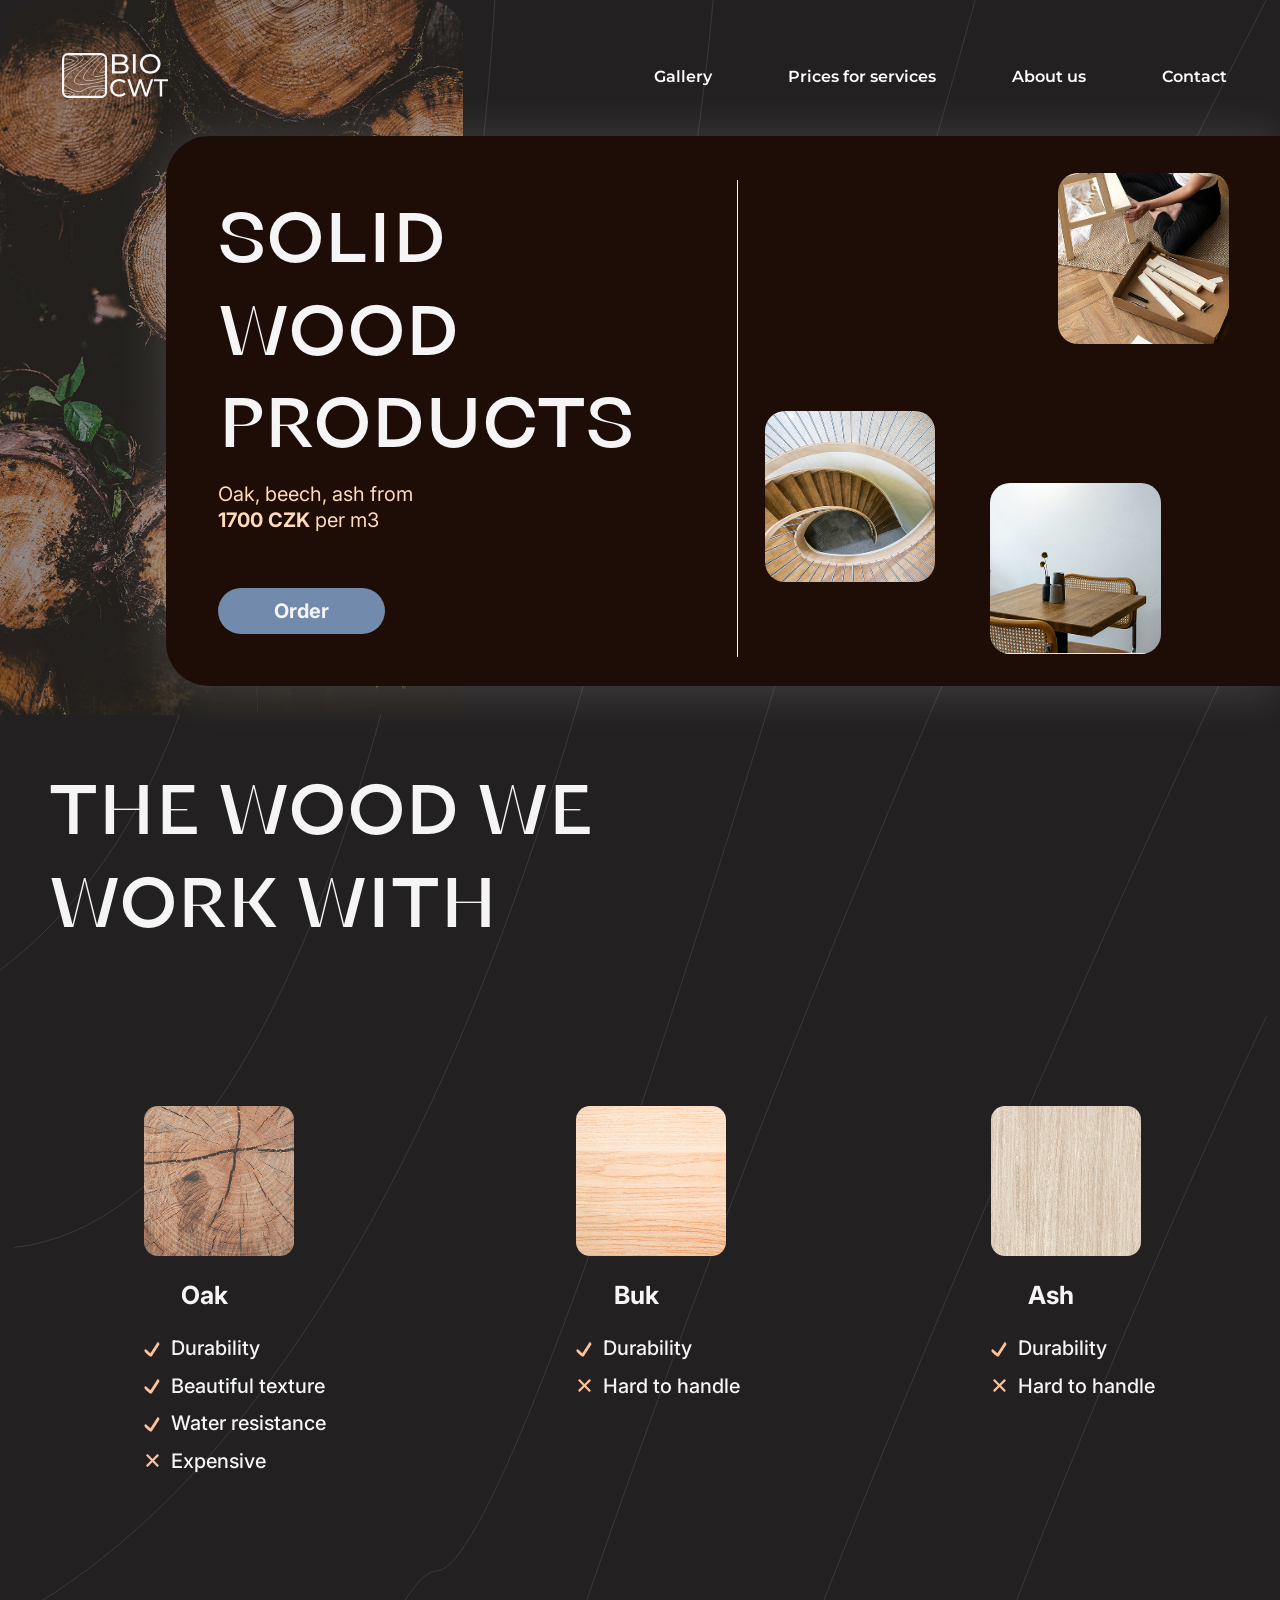
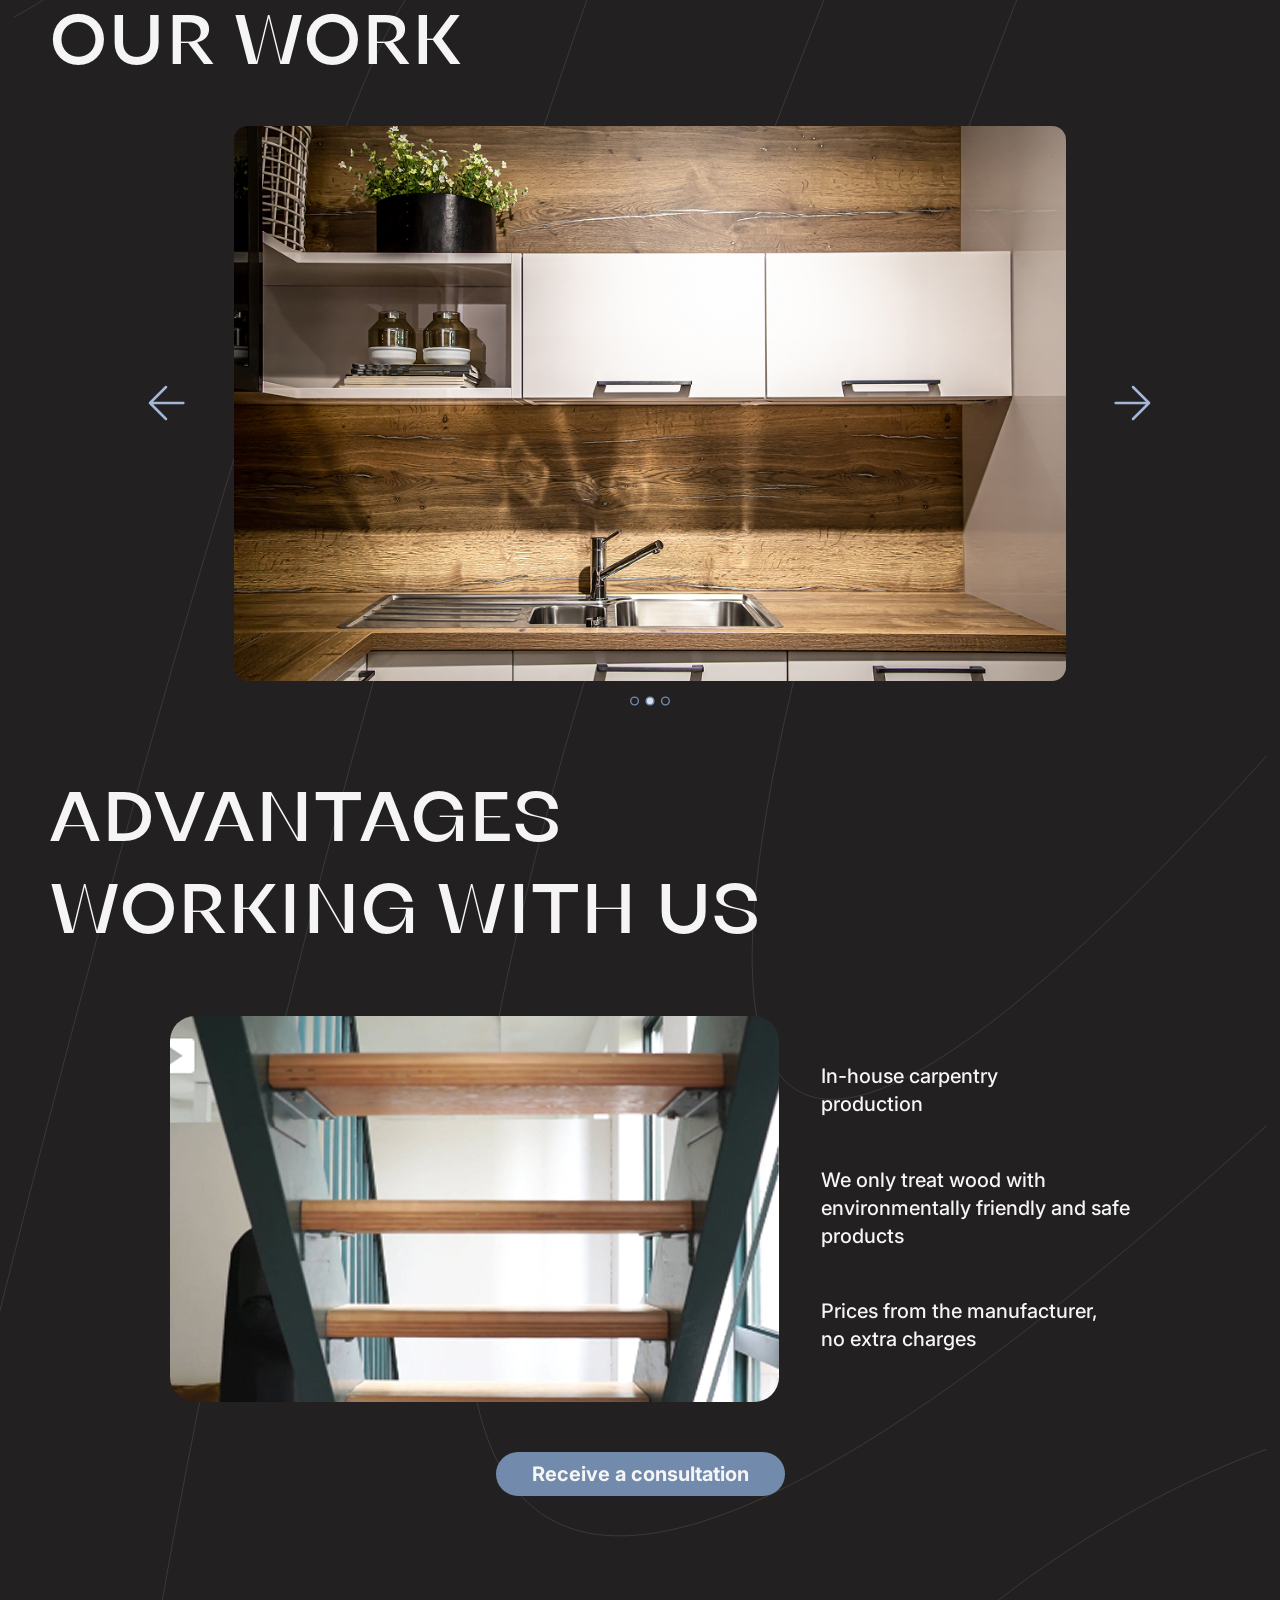
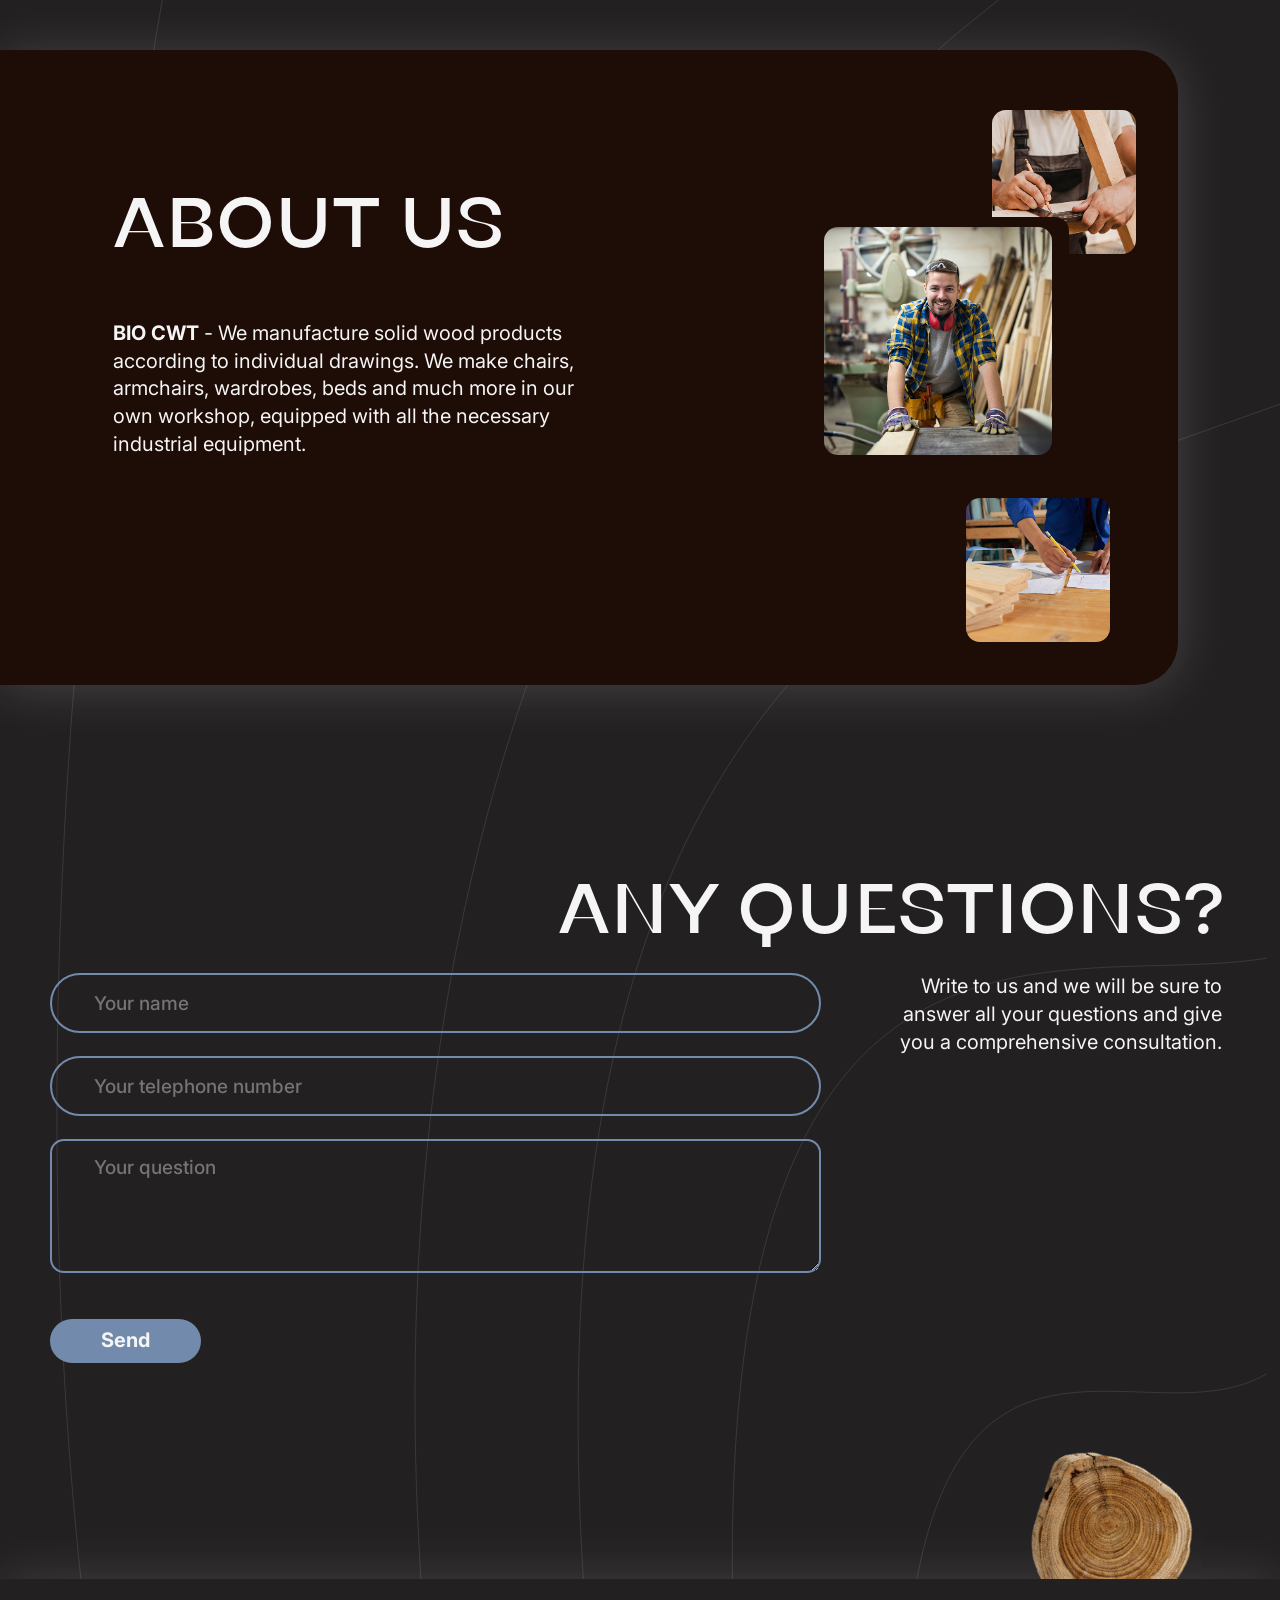
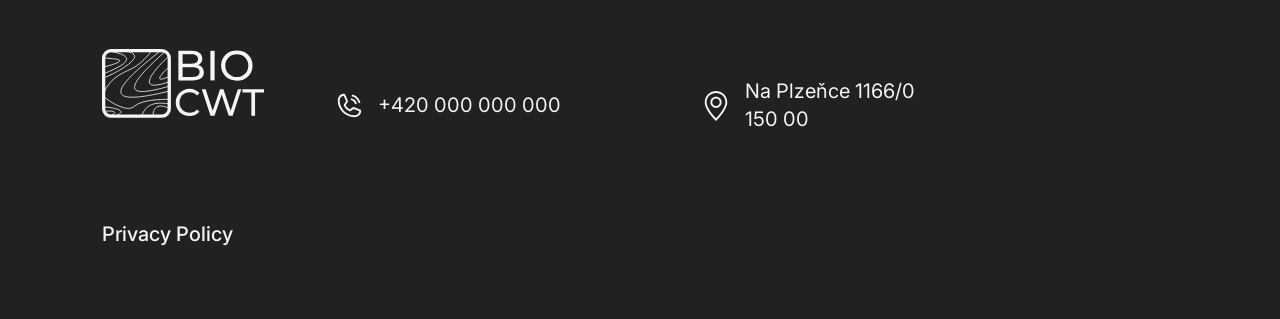
<file: index.html>
<!DOCTYPE html>
<html lang="en">

<head>
    <meta charset="UTF-8">
    <meta name="viewport" content="width=device-width, initial-scale=1.0">
    <title>BIOCWT - Wood Product Services</title>
    <link rel="stylesheet" href="style.css">
</head>

<body>

    <nav class="navbar">
        <div class="navbar-container">
            <a href="index.html" class="navbar-logo"><img src="resources/logo.svg" alt="BIOCWT logo"
                    id="BIOCWT-logo"></a>
            <button class="navbar-toggle" aria-label="Open navigation menu" aria-expanded="false">
                <img src="resources/navbar-icon.svg" alt="">
            </button>
            <ul class="navbar-menu">
                <li><a href="pages/gallery.html">Gallery</a></li>
                <li><a href="pages/prices-for-services.html">Prices for services</a></li>
                <li><a href="pages/about-us.html">About us</a></li>
                <li><a href="pages/contact.html">Contact</a></li>
            </ul>
        </div>
    </nav>
    <div class="full-container">
        <!-- Wooden Pattern Graphics -->
        <!-- <img src="resources/wooden-pattern-graphics.svg" alt="" id="wooden-graphics"> -->

        <div class="hero">
            <img src="resources/hero-section-img.jpg" alt="Cut logs stacked" class="hero-image">
            <!-- <div class="hero-content-full"> -->
            <div class="hero-content">
                <div class="hero-copy">
                    <h1>SOLID<br class="solid-wood-break">
                        WOOD<br>
                        PRODUCTS</h1>

                    <p class="hero-text">Oak, beech, ash from<br>
                        <b>1700 CZK</b> per m3
                    </p>

                    <button class="order-btn"><a href="pages/404.html">Order</a></button>
                </div>

                <div class="hero-vertical-line"></div>

                <div class="hero-gallery">
                    <img src="resources/hero-gallery-1.jpg" alt="building from wooden planks" class="img-1">
                    <img src="resources/hero-gallery-2.jpg" alt="top-down wooden staircase view" class="img-2">
                    <img src="resources/hero-gallery-3.jpg" alt="minimalist wooden table and chairs" class="img-3">
                </div>
            </div>
        </div>

        <!--------- Wood Types Section -------->
        <div class="wood-types-container">
            <h1>THE WOOD WE<br>
                WORK WITH</h1>
            <div class="wood-types">
                <div class="wood">
                    <div class="wood-catalog">
                        <img src="resources/Oak.jpg" alt="Oak">
                        <p class="wood-title"><b>Oak</b></p>
                    </div>
                    <div class="text-box">
                        <div class="text-line">
                            <img src="resources/check-mark.svg" alt="tick" class="icon">
                            <p>Durability</p>
                        </div>
                        <div class="text-line">
                            <img src="resources/check-mark.svg" alt="tick" class="icon">
                            <p>Beautiful texture</p>
                        </div>
                        <div class="text-line">
                            <img src="resources/check-mark.svg" alt="tick" class="icon">
                            <p>Water resistance</p>
                        </div>
                        <div class="text-line">
                            <img src="resources/cross.svg" alt="cross" class="icon">
                            <p>Expensive</p>
                        </div>
                    </div>
                </div>
                <div class="wood">
                    <div class="wood-catalog">
                        <img src="resources/Buk.jpg" alt="Buk">
                        <p class="wood-title"><b>Buk</b></p>
                    </div>
                    <div class="text-box">
                        <div class="text-line">
                            <img src="resources/check-mark.svg" alt="tick" class="icon">
                            <p>Durability</p>
                        </div>
                        <div class="text-line">
                            <img src="resources/cross.svg" alt="cross" class="icon">
                            <p>Hard to handle</p>
                        </div>
                    </div>
                </div>
                <div class="wood">
                    <div class="wood-catalog">
                        <img src="resources/Ash.jpg" alt="Ash">
                        <p class="wood-title"><b id="Ash-UX">Ash</b></p>
                    </div>
                    <div class="text-box">
                        <div class="text-line">
                            <img src="resources/check-mark.svg" alt="tick" class="icon">
                            <p>Durability</p>
                        </div>
                        <div class="text-line">
                            <img src="resources/cross.svg" alt="cross" class="icon">
                            <p>Hard to handle</p>
                        </div>
                    </div>
                </div>
            </div>
        </div>

        <!---------- Our Work Section --------->
        <div class="our-work-container">
            <h1>OUR WORK</h1>
            <div class="carousel-container">
                <div class="img-roll">
                    <img src="resources/arrow-left-icon.svg" alt="left-arrow" class="our-work-arrow-icon">
                    <img src="resources/our-work-carousel-img.jpg" alt="wooden kitchen with steel faucet"
                        class="main-picture">
                    <img src="resources/arrow-right-icon.svg" alt="right-arrow" class="our-work-arrow-icon">
                </div>
                <div class="scroll-position-container">
                    <img src="resources/three-dot-mid.svg" alt="middle picture pointer">
                </div>
            </div>
        </div>

        <!---------- Advantages Working With Us Section --------->
        <div class="adv-working-with-us-container">
            <h1>ADVANTAGES<br>
                WORKING WITH US</h1>
            <div class="adv-content-container">
                <div class="adv-img-and-text">
                    <div class="adv-img-container">
                        <img src="resources/wooden-staircase.jpg" alt="wooden-staircase" class="adv-img">
                    </div>
                    <div class="adv-text-container">
                        <p>In-house carpentry<br class="line-break-adv">
                            production</p>
                        <p>We only treat wood with<br class="line-break-adv">
                            environmentally friendly and safe<br class="line-break-adv">
                            products</p>
                        <p>Prices from the manufacturer,<br>
                            no extra charges</p>
                    </div>
                </div>
                <div class="receive-button-container">
                    <button class="receive-button"><a href="pages/404.html">Receive a consultation</a></button>
                </div>
            </div>
        </div>

        <!--------------- About Us Section ------------->
        <div class="about-us-container">
            <div class="about-us-content">
                <div class="about-us-copy">
                    <h1>ABOUT US</h1>

                    <p class="about-us-text">
                        <b>BIO CWT </b>- We manufacture solid
                        wood products according to <br class="line-break-abt">
                        individual drawings. We make <br class="line-break-abt">
                        chairs, armchairs, wardrobes, beds <br class="line-break-abt">
                        and much more in our own <br class="line-break-abt">
                        workshop, equipped with all the <br class="line-break-abt">
                        necessary industrial equipment.
                    </p>
                </div>

                <div class="about-us-gallery">
                    <img src="resources/about-us-img-1.jpg" alt="person-taking-measures-wood" id="about-us-img-1">
                    <img src="resources/about-us-img-2.jpg"
                        alt="portrait-young-motivated-carpenter-standing-by-woodworking-machine-his-carpentry-workshop"
                        id="about-us-img-2">
                    <img src="resources/about-us-img-2-back.svg" alt="img-back-border" id="about-us-img-2-back">
                    <img src="resources/about-us-img-3.jpg"
                        alt="cropped-man-wearing-blue-overall-drawing-furniture-sheet-paper 1" id="about-us-img-3">
                </div>
            </div>
        </div>

        <!------------------ Any Questions Section ----------------->
        <div class="questions-container">
            <h1>ANY QUESTIONS?</h1>
            <div class="questions-content">
                <div class="fields">
                    <form>
                        <label for="full-name"></label>
                        <input type="text" name="full-name" id="full-name" placeholder="Your name">
                        <label for="phone-number"></label>
                        <input type="tel" name="phone-number" id="phone-number" placeholder="Your telephone number">
                        <label for="question"></label>
                        <textarea name="question" id="question" placeholder="Your question" rows="3"></textarea>
                        <input type="submit" value="Send" id="send-button">
                    </form>
                </div>
                <div class="questions-text">
                    <p>Write to us and we will be sure to<br class="questions-br">
                        answer all your questions and give<br class="questions-br">
                        you a comprehensive consultation.</p>
                </div>
            </div>
            <img src="resources/wood-log.svg" alt="wood-log">
        </div>
    </div>


    <!-- Footer -->
    <footer>
        <div class="first-line">
            <a href="index.html" class="navbar-logo"><img src="resources/logo.svg" alt="BIOCWT logo"
                    id="BIOCWT-logo"></a>
            <div class="contact-info" id="phone-call-info">
                <img src="resources/phone-call-icon.svg" alt="phone-call-icon" class="footer-icon">
                <p>+420 000 000 000</p>
            </div>
            <div class="contact-info" id="location-info">
                <img src="resources/geo-alt-icon.svg" alt="geo-alt-icon" class="footer-icon">
                <p>Na Plzeňce 1166/0<br>
                    150 00</p>
            </div>
        </div>
        <div class="second-line">
            <a href="pages/404.html">Privacy Policy</a>
        </div>
    </footer>
</body>
<script src="script.js"></script>

</html>
</file>
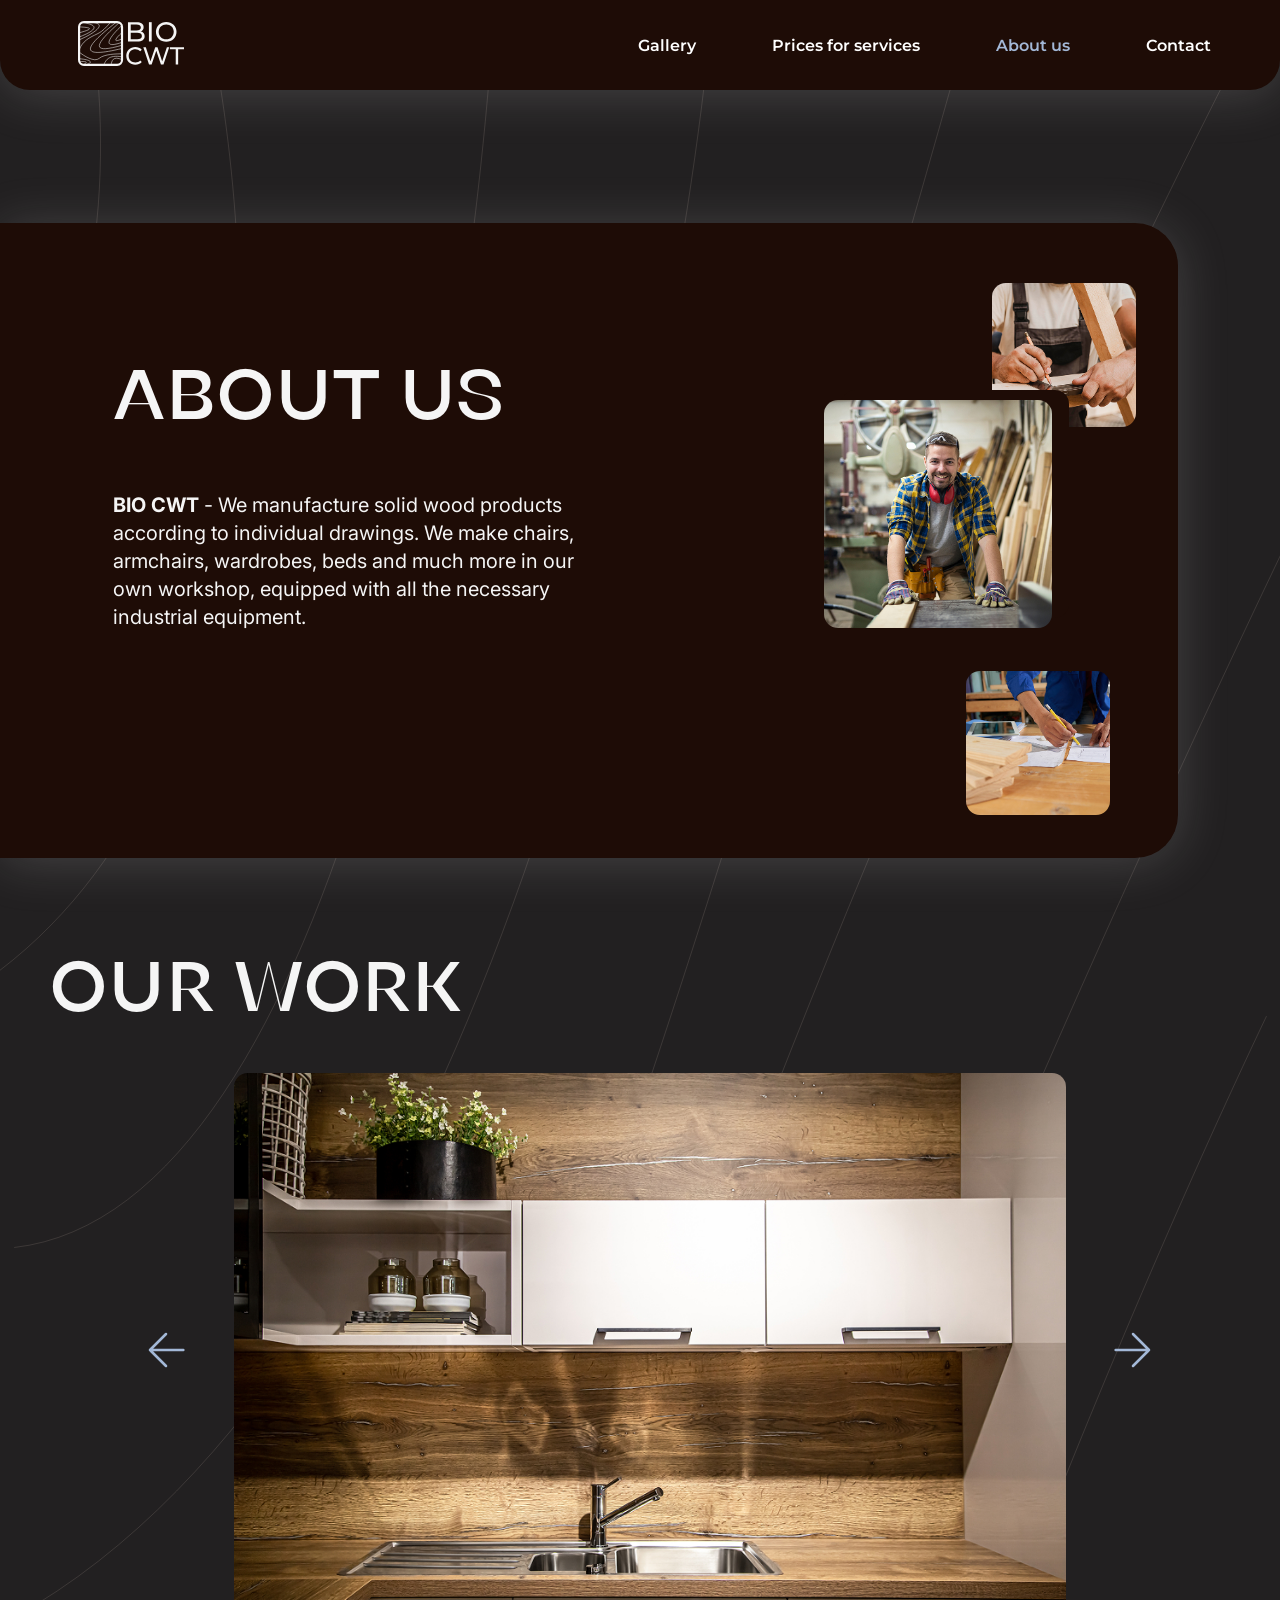
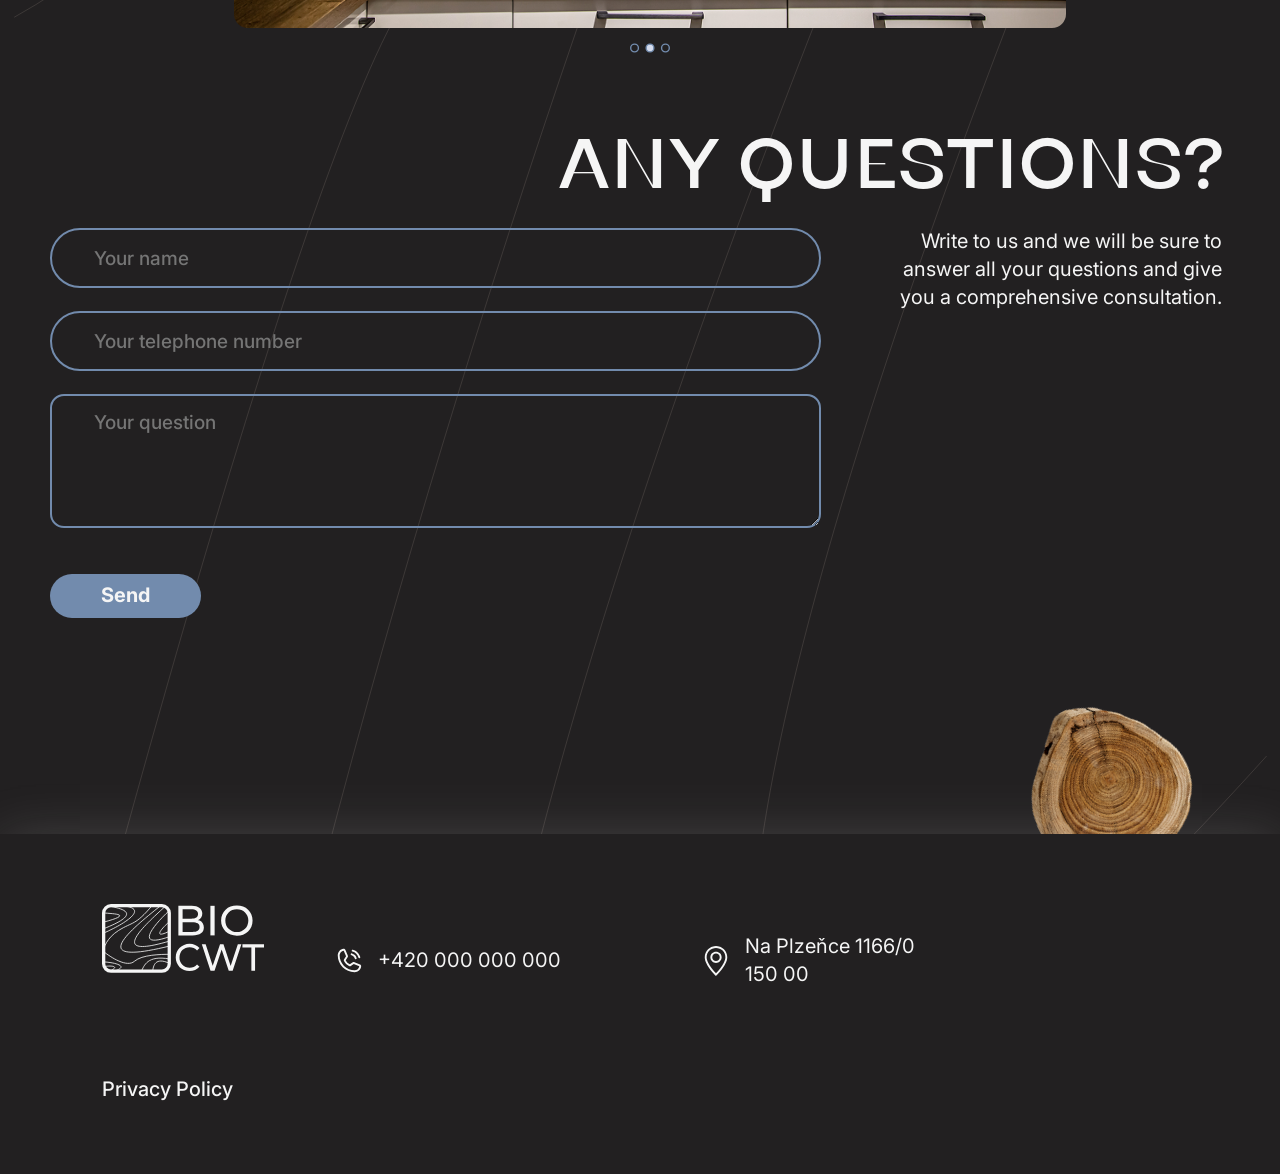
<file: pages/about-us.html>
<!DOCTYPE html>
<html lang="en">

<head>
    <meta charset="UTF-8">
    <meta name="viewport" content="width=device-width, initial-scale=1.0">
    <title>BIOCWT - About Us</title>
    <link rel="stylesheet" href="../style.css">
</head>

<body>
    <nav class="navbar" id="non-transparent-navbar">
        <div class="navbar-container">
            <a href="../index.html" class="navbar-logo"><img src="../resources/logo.svg" alt="BIOCWT logo"
                    id="BIOCWT-logo"></a>
            <button class="navbar-toggle" aria-label="Open navigation menu" aria-expanded="false">
                <img src="../resources/navbar-icon.svg" alt="">
            </button>
            <ul class="navbar-menu">
                <li><a href="gallery.html">Gallery</a></li>
                <li><a href="prices-for-services.html">Prices for services</a></li>
                <li><a href="about-us.html" class="active">About us</a></li>
                <li><a href="contact.html">Contact</a></li>
            </ul>
        </div>
    </nav>

    <div class="full-container" id="non-landing-page">
        <!--------------- About Us Section ------------->
        <div class="about-us-container" id="about-us-page-margin">
            <div class="about-us-content">
                <div class="about-us-copy">
                    <h1>ABOUT US</h1>

                    <p class="about-us-text">
                        <b>BIO CWT </b>- We manufacture solid
                        wood products according to <br class="line-break-abt">
                        individual drawings. We make <br class="line-break-abt">
                        chairs, armchairs, wardrobes, beds <br class="line-break-abt">
                        and much more in our own <br class="line-break-abt">
                        workshop, equipped with all the <br class="line-break-abt">
                        necessary industrial equipment.
                    </p>
                </div>

                <div class="about-us-gallery">
                    <img src="../resources/about-us-img-1.jpg" alt="person-taking-measures-wood" id="about-us-img-1">
                    <img src="../resources/about-us-img-2.jpg"
                        alt="portrait-young-motivated-carpenter-standing-by-woodworking-machine-his-carpentry-workshop"
                        id="about-us-img-2">
                    <img src="../resources/about-us-img-2-back.svg" alt="img-back-border" id="about-us-img-2-back">
                    <img src="../resources/about-us-img-3.jpg"
                        alt="cropped-man-wearing-blue-overall-drawing-furniture-sheet-paper 1" id="about-us-img-3">
                </div>
            </div>
        </div>

        <!---------- Our Work Section --------->
        <div class="our-work-container">
            <h1>OUR WORK</h1>
            <div class="carousel-container">
                <div class="img-roll">
                    <img src="../resources/arrow-left-icon.svg" alt="left-arrow" class="our-work-arrow-icon">
                    <img src="../resources/our-work-carousel-img.jpg" alt="wooden kitchen with steel faucet"
                        class="main-picture">
                    <img src="../resources/arrow-right-icon.svg" alt="right-arrow" class="our-work-arrow-icon">
                </div>
                <div class="scroll-position-container">
                    <img src="../resources/three-dot-mid.svg" alt="middle picture pointer">
                </div>
            </div>
        </div>

        <!------------------ Any Questions Section ----------------->
        <div class="questions-container">
            <h1>ANY QUESTIONS?</h1>
            <div class="questions-content">
                <div class="fields">
                    <form>
                        <label for="full-name"></label>
                        <input type="text" name="full-name" id="full-name" placeholder="Your name">
                        <label for="phone-number"></label>
                        <input type="tel" name="phone-number" id="phone-number" placeholder="Your telephone number">
                        <label for="question"></label>
                        <textarea name="question" id="question" placeholder="Your question" rows="3"></textarea>
                        <input type="submit" value="Send" id="send-button">
                    </form>
                </div>
                <div class="questions-text">
                    <p>Write to us and we will be sure to<br>
                        answer all your questions and give<br>
                        you a comprehensive consultation.</p>
                </div>
            </div>
            <img src="../resources/wood-log.svg" alt="wood-log">
        </div>
    </div>

    <!-- Footer -->
    <footer>
        <div class="first-line">
            <a href="../index.html" class="navbar-logo"><img src="../resources/logo.svg" alt="BIOCWT logo" id="BIOCWT-logo"></a>
            <div class="contact-info" id="phone-call-info">
                <img src="../resources/phone-call-icon.svg" alt="phone-call-icon" class="footer-icon">
                <p>+420 000 000 000</p>
            </div>
            <div class="contact-info">
                <img src="../resources/geo-alt-icon.svg" alt="geo-alt-icon" class="footer-icon">
                <p>Na Plzeňce 1166/0<br>
                    150 00</p>
            </div>
        </div>
        <div class="second-line">
            <a href="../pages/404.html">Privacy Policy</a>
        </div>
    </footer>
</body>
<script src="../script.js"></script>

</html>
</file>
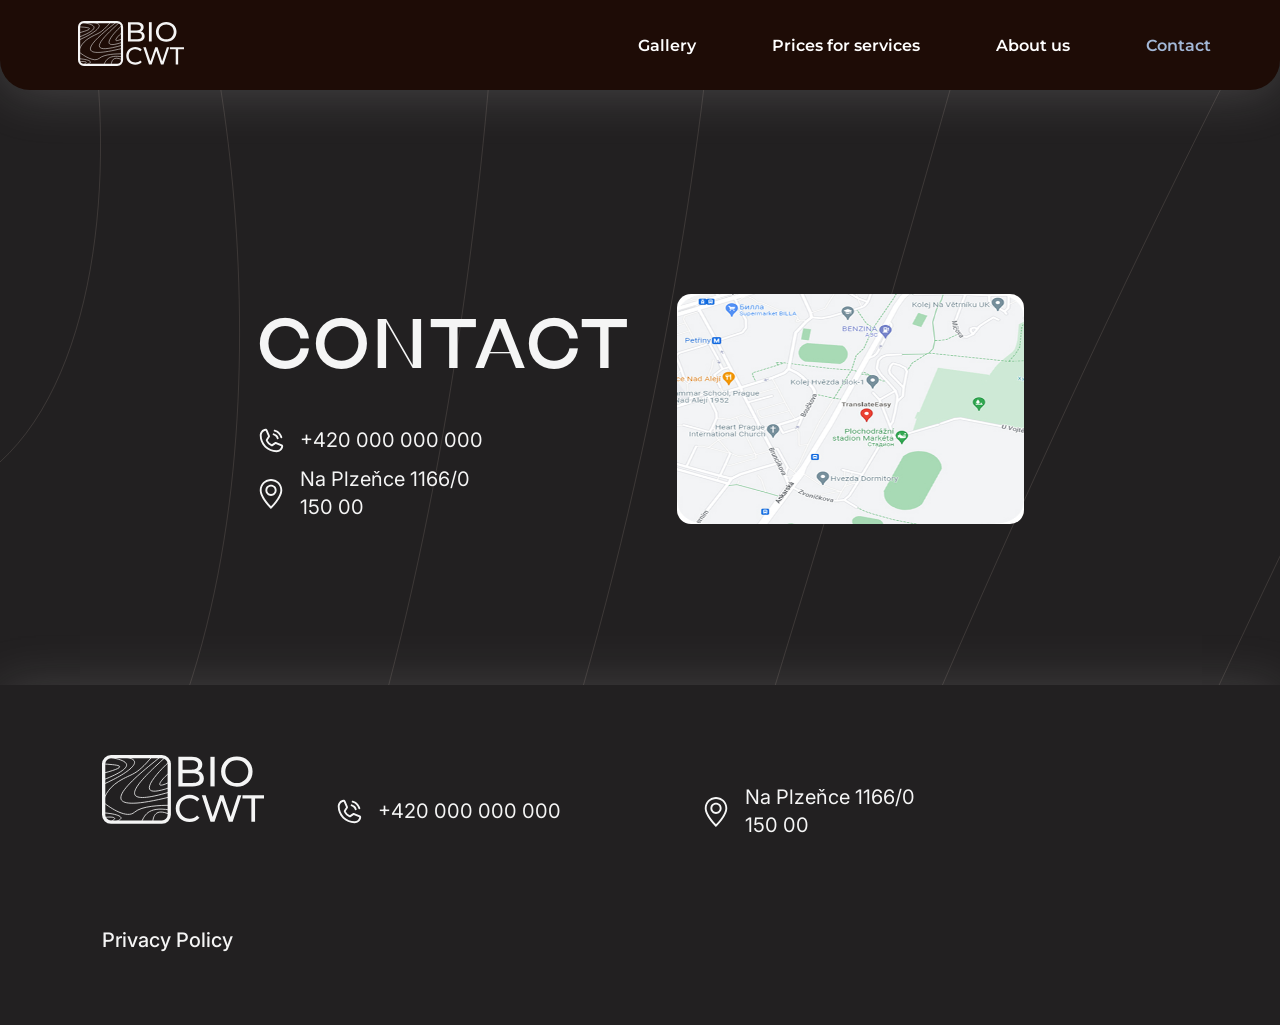
<file: pages/contact.html>
<!DOCTYPE html>
<html lang="en">

<head>
    <meta charset="UTF-8">
    <meta name="viewport" content="width=device-width, initial-scale=1.0">
    <title>BIOCWT - Contact</title>
    <link rel="stylesheet" href="../style.css">
</head>

<body>
    <nav class="navbar" id="non-transparent-navbar">
        <div class="navbar-container">
            <a href="../index.html" class="navbar-logo"><img src="../resources/logo.svg" alt="BIOCWT logo"
                    id="BIOCWT-logo"></a>
            <button class="navbar-toggle" aria-label="Open navigation menu" aria-expanded="false">
                <img src="../resources/navbar-icon.svg" alt="">
            </button>
            <ul class="navbar-menu">
                <li><a href="gallery.html">Gallery</a></li>
                <li><a href="prices-for-services.html">Prices for services</a></li>
                <li><a href="about-us.html">About us</a></li>
                <li><a href="contact.html" class="active">Contact</a></li>
            </ul>
        </div>
    </nav>

    <div class="full-container" id="non-landing-page">
        <!---------- Contact Section --------->
        <div class="contact-container">
            <div class="contact-content-container">
                <div class="contact-left">
                    <h1>CONTACT</h1>
                    <div class="contact-content">
                        <div class="contact-info" id="phone-call-info">
                            <img src="../resources/phone-call-icon.svg" alt="phone-call-icon" class="footer-icon">
                            <p>+420 000 000 000</p>
                        </div>
                        <div class="contact-info">
                            <img src="../resources/geo-alt-icon.svg" alt="geo-alt-icon" class="footer-icon">
                            <p>Na Plzeňce 1166/0<br>
                                150 00</p>
                        </div>
                    </div>
                </div>
                <div class="contact-right">
                    <div class="location-map">
                        <img src="../resources/map.jpg" alt="map">
                    </div>
                </div>
            </div>
        </div>

        <div class="questions-container" id="contact-questions-for-mobile">
            <h1>ANY QUESTIONS?</h1>
            <div class="questions-content">
                <div class="fields">
                    <form>
                        <label for="full-name"></label>
                        <input type="text" name="full-name" id="full-name" placeholder="Your name">
                        <label for="phone-number"></label>
                        <input type="tel" name="phone-number" id="phone-number" placeholder="Your telephone number">
                        <label for="question"></label>
                        <textarea name="question" id="question" placeholder="Your question" rows="3"></textarea>
                        <input type="submit" value="Send" id="send-button">
                    </form>
                </div>
                <div class="questions-text">
                    <p>Write to us and we will be sure to<br class="questions-br">
                        answer all your questions and give<br class="questions-br">
                        you a comprehensive consultation.</p>
                </div>
            </div>
            <img src="../resources/wood-log.svg" alt="wood-log">
        </div>


        <!-- Footer -->
        <footer>
            <div class="first-line">
                <a href="../index.html" class="navbar-logo"><img src="../resources/logo.svg" alt="BIOCWT logo"
                        id="BIOCWT-logo"></a>
                <div class="contact-info" id="phone-call-info">
                    <img src="../resources/phone-call-icon.svg" alt="phone-call-icon" class="footer-icon">
                    <p>+420 000 000 000</p>
                </div>
                <div class="contact-info">
                    <img src="../resources/geo-alt-icon.svg" alt="geo-alt-icon" class="footer-icon">
                    <p>Na Plzeňce 1166/0<br>
                        150 00</p>
                </div>
            </div>
            <div class="second-line">
                <a href="../pages/404.html">Privacy Policy</a>
            </div>
        </footer>
</body>
<script src="../script.js"></script>

</html>
</file>
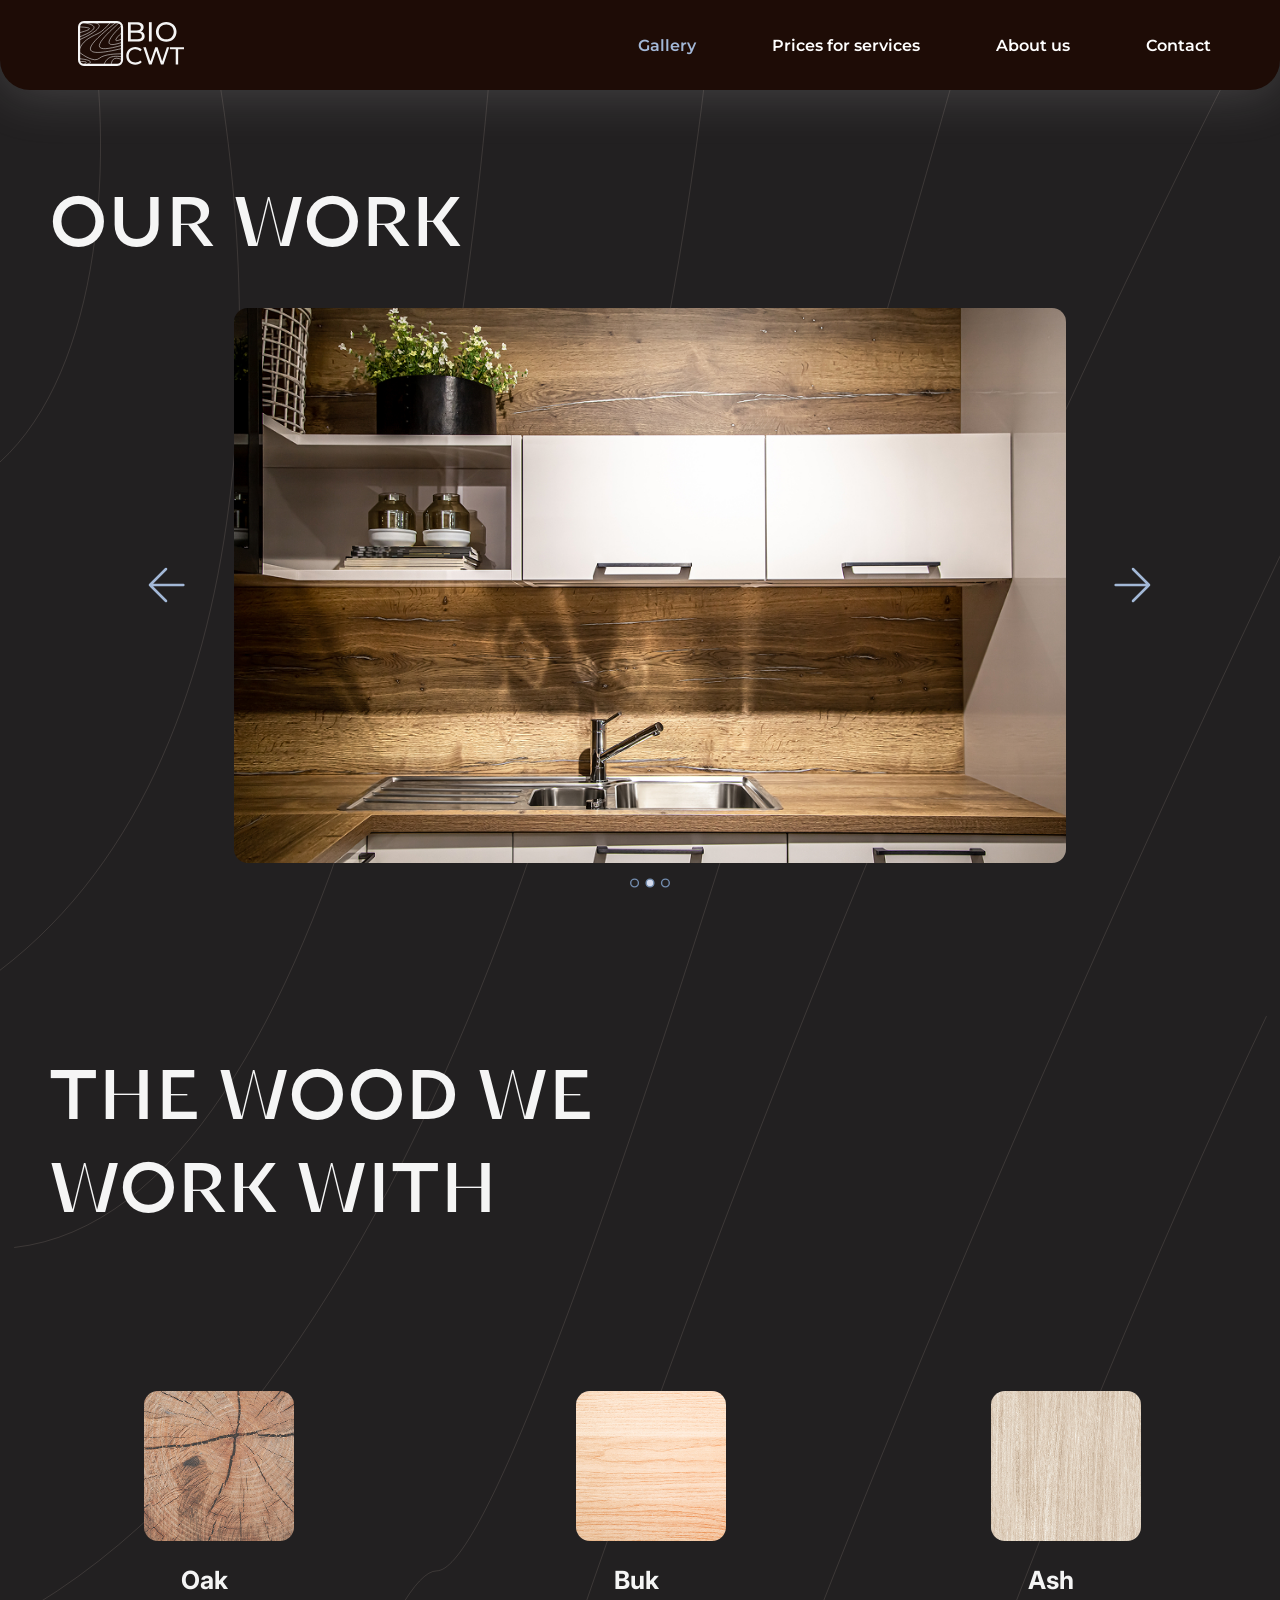
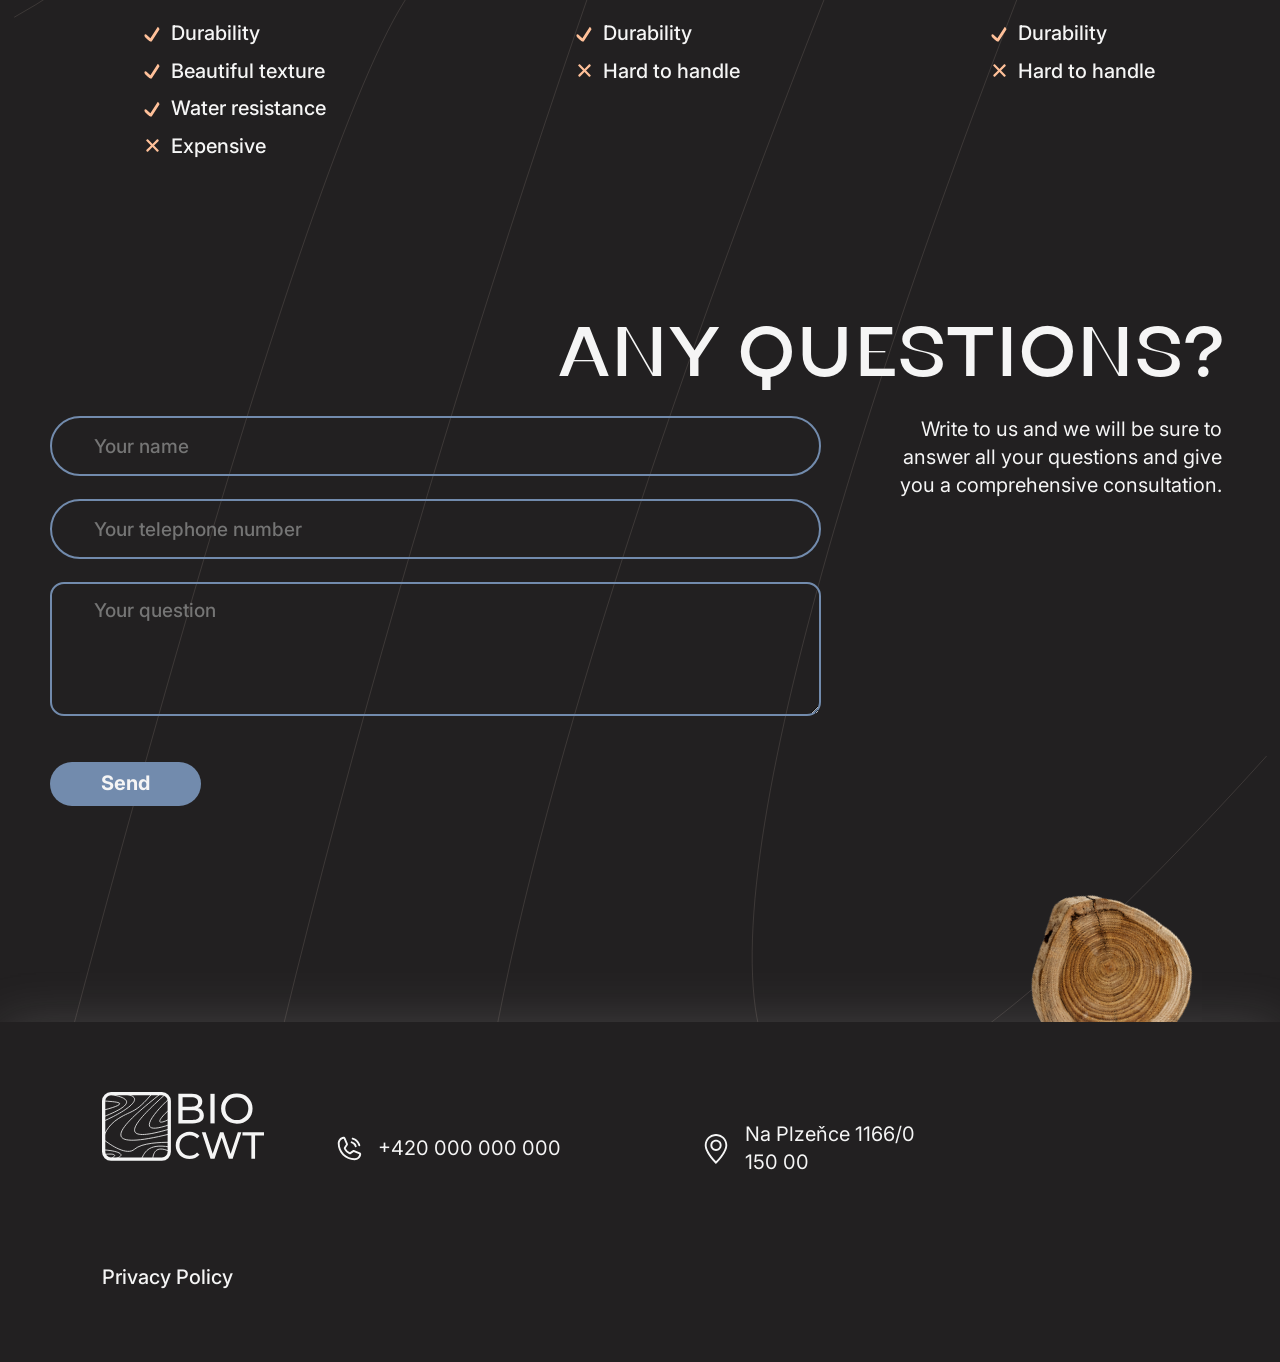
<file: pages/gallery.html>
<!DOCTYPE html>
<html lang="en">

<head>
    <meta charset="UTF-8">
    <meta name="viewport" content="width=device-width, initial-scale=1.0">
    <title>BIOCWT - Gallery</title>
    <link rel="stylesheet" href="../style.css">
</head>

<body>
    <nav class="navbar" id="non-transparent-navbar">
        <div class="navbar-container">
            <a href="../index.html" class="navbar-logo"><img src="../resources/logo.svg" alt="BIOCWT logo"
                    id="BIOCWT-logo"></a>
            <button class="navbar-toggle" aria-label="Open navigation menu" aria-expanded="false">
                <img src="../resources/navbar-icon.svg" alt="">
            </button>
            <ul class="navbar-menu">
                <li><a href="gallery.html" class="active">Gallery</a></li>
                <li><a href="prices-for-services.html">Prices for services</a></li>
                <li><a href="about-us.html">About us</a></li>
                <li><a href="contact.html">Contact</a></li>
            </ul>
        </div>
    </nav>

    <div class="full-container" id="non-landing-page">
        <!---------- Our Work Section --------->
        <div class="our-work-container">
            <h1>OUR WORK</h1>
            <div class="carousel-container">
                <div class="img-roll">
                    <img src="../resources/arrow-left-icon.svg" alt="left-arrow" class="our-work-arrow-icon">
                    <img src="../resources/our-work-carousel-img.jpg" alt="wooden kitchen with steel faucet"
                        class="main-picture">
                    <img src="../resources/arrow-right-icon.svg" alt="right-arrow" class="our-work-arrow-icon">
                </div>
                <div class="scroll-position-container">
                    <img src="../resources/three-dot-mid.svg" alt="middle picture pointer">
                </div>
            </div>
        </div>

        <!------------- Wood Types ----------->
        <div class="wood-types-container">
            <h1>THE WOOD WE<br>
                WORK WITH</h1>
            <div class="wood-types">
                <div class="wood">
                    <div class="wood-catalog">
                        <img src="../resources/Oak.jpg" alt="Oak">
                        <p class="wood-title"><b>Oak</b></p>
                    </div>
                    <div class="text-box">
                        <div class="text-line">
                            <img src="../resources/check-mark.svg" alt="tick" class="icon">
                            <p>Durability</p>
                        </div>
                        <div class="text-line">
                            <img src="../resources/check-mark.svg" alt="tick" class="icon">
                            <p>Beautiful texture</p>
                        </div>
                        <div class="text-line">
                            <img src="../resources/check-mark.svg" alt="tick" class="icon">
                            <p>Water resistance</p>
                        </div>
                        <div class="text-line">
                            <img src="../resources/cross.svg" alt="cross" class="icon">
                            <p>Expensive</p>
                        </div>
                    </div>
                </div>
                <div class="wood">
                    <div class="wood-catalog">
                        <img src="../resources/Buk.jpg" alt="Buk">
                        <p class="wood-title"><b>Buk</b></p>
                    </div>
                    <div class="text-box">
                        <div class="text-line">
                            <img src="../resources/check-mark.svg" alt="tick" class="icon">
                            <p>Durability</p>
                        </div>
                        <div class="text-line">
                            <img src="../resources/cross.svg" alt="cross" class="icon">
                            <p>Hard to handle</p>
                        </div>
                    </div>
                </div>
                <div class="wood">
                    <div class="wood-catalog">
                        <img src="../resources/Ash.jpg" alt="Ash">
                        <p class="wood-title"><b id="Ash-UX">Ash</b></p>
                    </div>
                    <div class="text-box">
                        <div class="text-line">
                            <img src="../resources/check-mark.svg" alt="tick" class="icon">
                            <p>Durability</p>
                        </div>
                        <div class="text-line">
                            <img src="../resources/cross.svg" alt="cross" class="icon">
                            <p>Hard to handle</p>
                        </div>
                    </div>
                </div>
            </div>
        </div>

        <!------------------ Any Questions Section ----------------->
        <div class="questions-container">
            <h1>ANY QUESTIONS?</h1>
            <div class="questions-content">
                <div class="fields">
                    <form>
                        <label for="full-name"></label>
                        <input type="text" name="full-name" id="full-name" placeholder="Your name">
                        <label for="phone-number"></label>
                        <input type="tel" name="phone-number" id="phone-number" placeholder="Your telephone number">
                        <label for="question"></label>
                        <textarea name="question" id="question" placeholder="Your question" rows="3"></textarea>
                        <input type="submit" value="Send" id="send-button">
                    </form>
                </div>
                <div class="questions-text">
                    <p>Write to us and we will be sure to<br>
                        answer all your questions and give<br>
                        you a comprehensive consultation.</p>
                </div>
            </div>
            <img src="../resources/wood-log.svg" alt="wood-log">
        </div>
    </div>

    <!-- Footer -->
    <footer>
        <div class="first-line">
            <a href="../index.html" class="navbar-logo"><img src="../resources/logo.svg" alt="BIOCWT logo" id="BIOCWT-logo"></a>
            <div class="contact-info" id="phone-call-info">
                <img src="../resources/phone-call-icon.svg" alt="phone-call-icon" class="footer-icon">
                <p>+420 000 000 000</p>
            </div>
            <div class="contact-info">
                <img src="../resources/geo-alt-icon.svg" alt="geo-alt-icon" class="footer-icon">
                <p>Na Plzeňce 1166/0<br>
                    150 00</p>
            </div>
        </div>
        <div class="second-line">
            <a href="../pages/404.html">Privacy Policy</a>
        </div>
    </footer>
</body>
<script src="../script.js"></script>

</html>
</file>
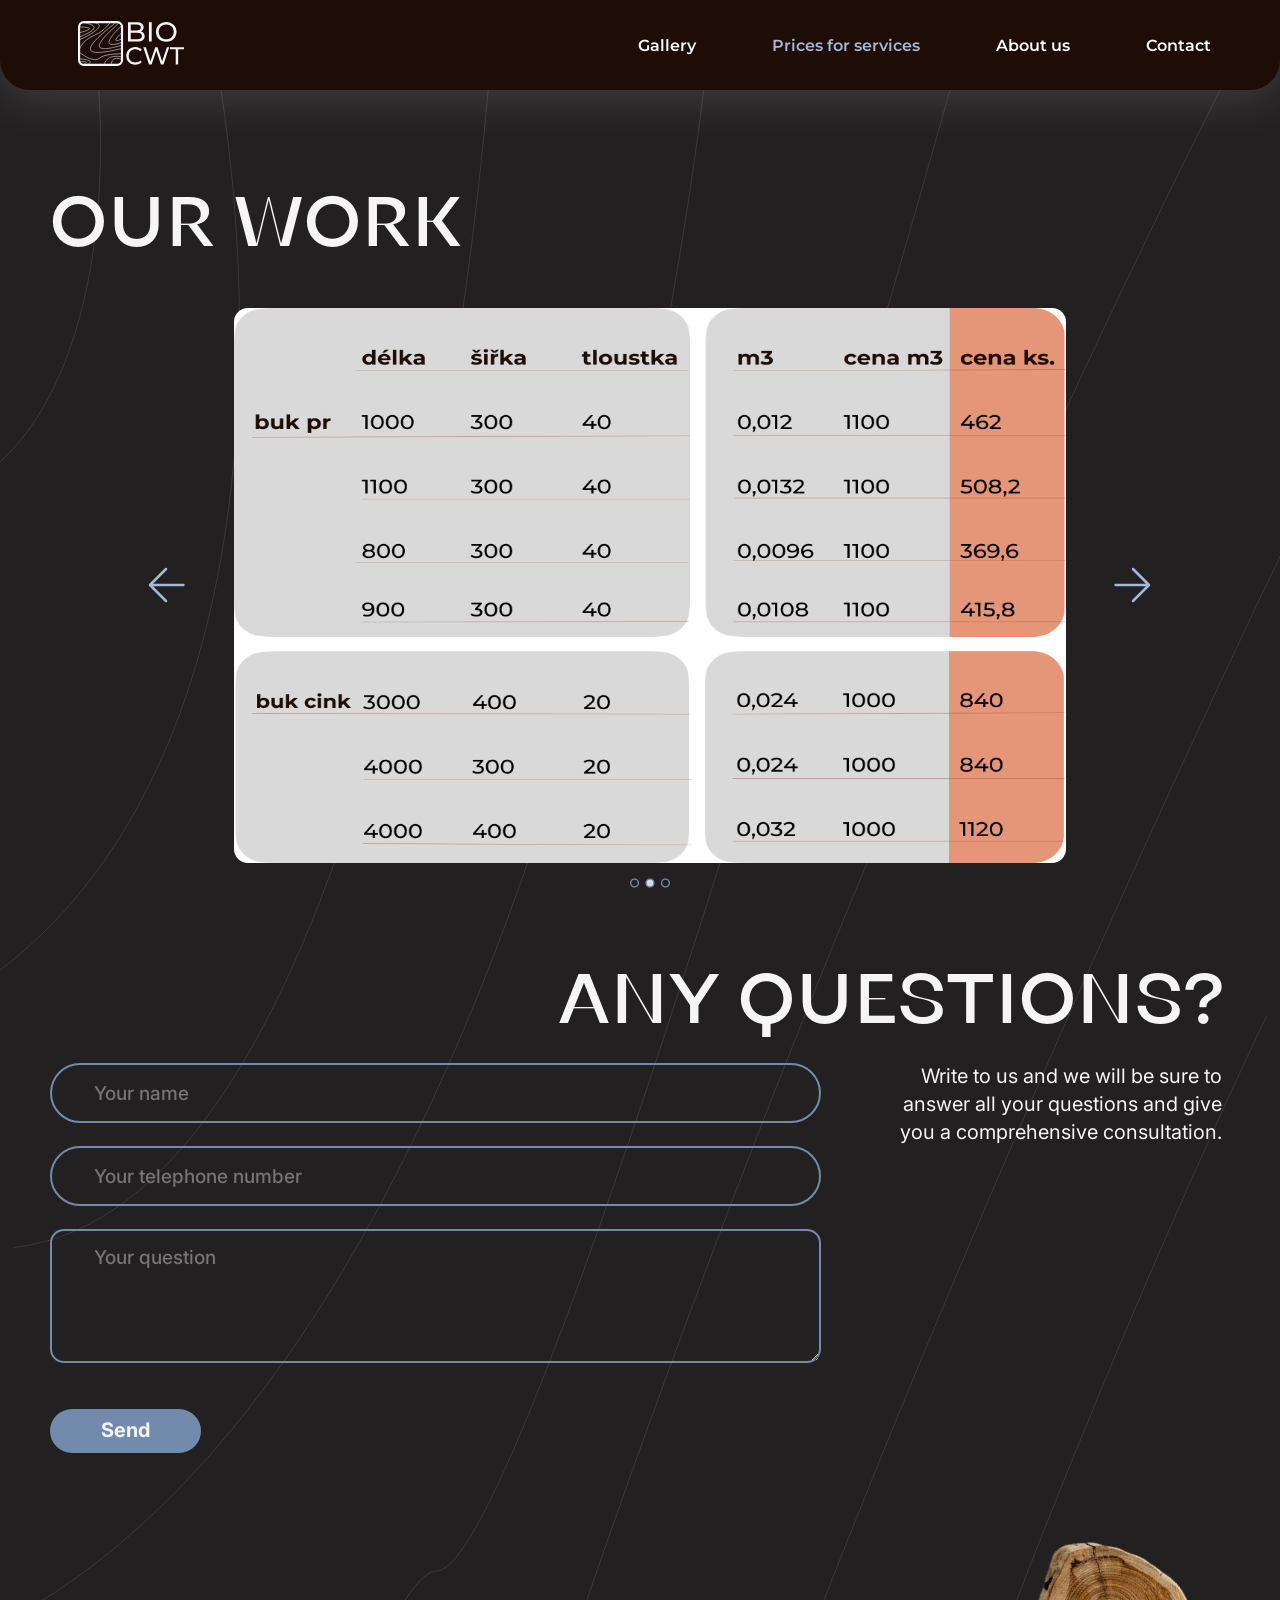
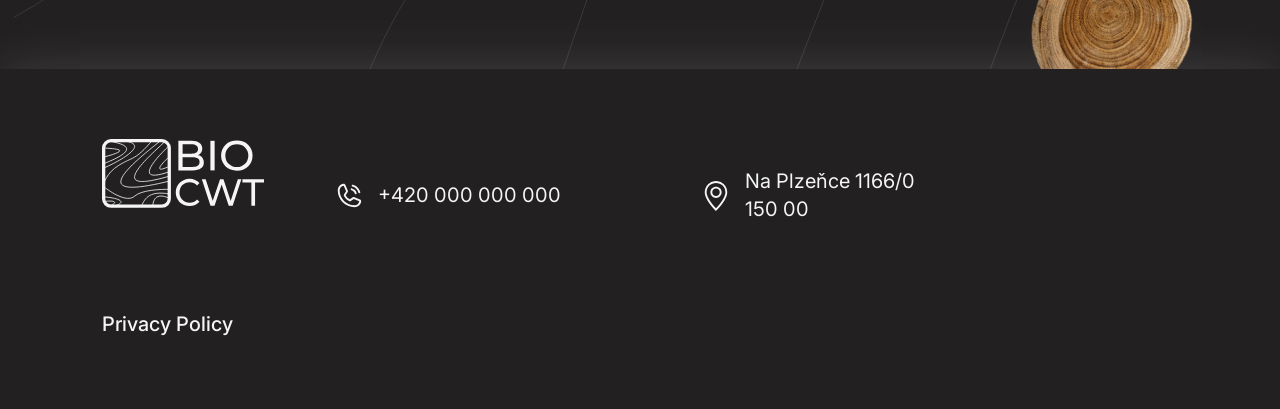
<file: pages/prices-for-services.html>
<!DOCTYPE html>
<html lang="en">

<head>
    <meta charset="UTF-8">
    <meta name="viewport" content="width=device-width, initial-scale=1.0">
    <title>BIOCWT - Prices for Services</title>
    <link rel="stylesheet" href="../style.css">
</head>

<body>
    <nav class="navbar" id="non-transparent-navbar">
        <div class="navbar-container">
            <a href="../index.html" class="navbar-logo"><img src="../resources/logo.svg" alt="BIOCWT logo"
                    id="BIOCWT-logo"></a>
            <button class="navbar-toggle" aria-label="Open navigation menu" aria-expanded="false">
                <img src="../resources/navbar-icon.svg" alt="">
            </button>
            <ul class="navbar-menu">
                <li><a href="gallery.html">Gallery</a></li>
                <li><a href="prices-for-services.html" class="active">Prices for services</a></li>
                <li><a href="about-us.html">About us</a></li>
                <li><a href="contact.html">Contact</a></li>
            </ul>
        </div>
    </nav>

    <div class="full-container" id="non-landing-page">
        <!---------- Our Work Section --------->
        <div class="our-work-container">
            <h1>OUR WORK</h1>
            <div class="carousel-container">
                <div class="img-roll">
                    <img src="../resources/arrow-left-icon.svg" alt="left-arrow" class="our-work-arrow-icon">
                    <img src="../resources/price.jpg" alt="price-list-grid" class="main-picture">
                    <img src="../resources/arrow-right-icon.svg" alt="right-arrow" class="our-work-arrow-icon">
                </div>
                <div class="scroll-position-container">
                    <img src="../resources/three-dot-mid.svg" alt="middle picture pointer">
                </div>
            </div>
        </div>

        <!------------------ Any Questions Section ----------------->
        <div class="questions-container">
            <h1>ANY QUESTIONS?</h1>
            <div class="questions-content">
                <div class="fields">
                    <form>
                        <label for="full-name"></label>
                        <input type="text" name="full-name" id="full-name" placeholder="Your name">
                        <label for="phone-number"></label>
                        <input type="tel" name="phone-number" id="phone-number" placeholder="Your telephone number">
                        <label for="question"></label>
                        <textarea name="question" id="question" placeholder="Your question" rows="3"></textarea>
                        <input type="submit" value="Send" id="send-button">
                    </form>
                </div>
                <div class="questions-text">
                    <p>Write to us and we will be sure to<br>
                        answer all your questions and give<br>
                        you a comprehensive consultation.</p>
                </div>
            </div>
            <img src="../resources/wood-log.svg" alt="wood-log">
        </div>
    </div>

    <!-- Footer -->
    <footer>
        <div class="first-line">
            <a href="../index.html" class="navbar-logo"><img src="../resources/logo.svg" alt="BIOCWT logo" id="BIOCWT-logo"></a>
            <div class="contact-info" id="phone-call-info">
                <img src="../resources/phone-call-icon.svg" alt="phone-call-icon" class="footer-icon">
                <p>+420 000 000 000</p>
            </div>
            <div class="contact-info">
                <img src="../resources/geo-alt-icon.svg" alt="geo-alt-icon" class="footer-icon">
                <p>Na Plzeňce 1166/0<br>
                    150 00</p>
            </div>
        </div>
        <div class="second-line">
            <a href="../pages/404.html">Privacy Policy</a>
        </div>
    </footer>
</body>
<script src="../script.js"></script>

</html>
</file>
<file: style.css>
@import url('https://fonts.googleapis.com/css2?family=Montserrat:ital,wght@0,100..900;1,100..900&display=swap');
@import url('https://fonts.googleapis.com/css2?family=Inter:ital,opsz,wght@0,14..32,100..900;1,14..32,100..900&family=Montserrat:ital,wght@0,100..900;1,100..900&display=swap');

@font-face {
    font-family: 'KyivType Sans';
    src: url('./font/Dmitry-Rastvortsev-KyivType-Sans-Medium-.otf') format('opentype');
    /* font-weight: 500;
    font-style: normal; */
    font-display: swap;
}

html,
body {
    max-width: 100%;
    overflow-x: hidden;
}

* {
    margin: 0;
    padding: 0;
    box-sizing: border-box;
}

body {
    font-family: 'KyivType Sans', 'Inter', 'Montserrat', sans-serif;
    min-height: 100vh;
    width: 100%;
    background-color: #222021;
    background-image: url("resources/wooden-pattern-graphics.svg");
    background-repeat: no-repeat;
    background-position: top center;
    background-size: cover;
    overflow-x: hidden;
}

.navbar {
    display: flex;
    align-items: center;
    justify-content: center;
    /* height: 160px; */
    height: 17vh;
    width: 100%;
    position: absolute;
    top: 0;
    background: transparent;
    z-index: 999;
    /* border: solid 1px black; */
}

.navbar-container {
    display: flex;
    align-items: center;
    justify-content: space-between;
    width: 100%;
    /* padding: 0 108px;
    padding: 0 max(108px, 8vw); */
    padding: 0 108px 0 54px;
    /* padding: 0 6.75rem; */
    max-width: 1600px;
    /* border: solid 1px black; */
}

.navbar-logo {
    cursor: pointer;
    /* border: solid 1px black; */
}

#BIOCWT-logo {
    border-radius: 0;
}

.navbar-container .navbar-menu {
    /* border: solid 1px black; */
    display: flex;
    text-align: center;
    gap: 4.75rem;
    list-style: none;
}

.navbar-container .navbar-menu li a {
    position: relative;
    display: inline-block;
    width: fit-content;
    text-decoration: none;
    font-family: 'Montserrat';
    color: #fff;
    font-size: 20px;
    font-weight: 600;
    padding: 3px 0px;
    border-radius: 20px;
    transition: all 0.7s ease;
    white-space: nowrap;
}

.navbar-container .navbar-menu li a::after {
    content: "";
    position: absolute;
    left: 0;
    bottom: 0;
    width: 100%;
    height: 2px;
    background-color: #f5f5f5;

    transform: scaleX(0);
    transform-origin: center;
    transition: transform 0.3s ease;
}

.navbar-container .navbar-menu li a:hover::after {
    transform: scaleX(1);
}

.navbar-container .navbar-menu li a.active {
    color: #A3B8D7;
}

.navbar-container .navbar-menu li a.active::after {
    content: "";
    position: absolute;
    left: 0;
    bottom: 0;
    width: 100%;
    height: 2px;
    background-color: #A3B8D7;

    transform: scaleX(0);
    transform-origin: center;
    transition: transform 0.3s ease;
}

.navbar-container .navbar-menu li a.active:hover::after {
    transform: scaleX(1);
}

.navbar-toggle {
    display: none;
    background: transparent;
    padding: 10px;
    border: none;
    cursor: pointer;
}

.bar {
    display: block;
    width: 25px;
    height: 3px;
    margin: 5px auto;
    background: #787878;
    transition: all .3s ease-in-out;
}

#non-transparent-navbar {
    background-color: #1E0C06;
    border-radius: 0 0 4.5rem 4.5rem;
    box-shadow: 0 4px 52px 0 #f5f5f52b;
}

/* ---------- Full Container -------------- */
.full-container h1 {
    color: #f5f5f5;
    font-family: 'KyivType Sans', sans-serif;
    font-weight: 500;
    font-size: 90px;
    line-height: 132.9%;
    position: relative;
    /* overflow: hidden; */
}

#non-landing-page {
    padding-top: 15vh;
}

img {
    border-radius: 42px;
}

/* --------- Hero Section ------ */
.hero {
    position: relative;
    /* height: 67.5rem; */
    /* height: 120vh; */
    height: auto;
    min-height: 100vh;
    /* overflow: hidden; */
}

.hero-image {
    display: block;
    width: 57.5rem;
    height: auto;
    /* width: 59.5rem; */
    /* object-fit: cover; */
    border-radius: 15px 60px 60px 15px;
    object-position: center;
}

.hero-content {
    position: absolute;
    /* top: 13.625rem; */
    top: 10.5rem;
    right: 0;
    /* height: 44.625rem; */
    height: 85vh;
    /* width: 77.8rem; */
    width: 87%;

    display: flex;
    align-items: center;
    gap: 2.688rem;

    background-color: #1E0C06;
    border-radius: 43px 0 0 43px;
    /* padding: 4.688rem 3.125rem; */
    /* padding: 4.688rem 6.75rem; */
    padding: 4.688rem 6.75rem 4.688rem 3.125rem;
    box-shadow: 0 4px 52px 0 #f5f5f52b;

    overflow: hidden;

}

.hero-copy {
    display: flex;
    flex-direction: column;
    align-items: flex-start;
}

.hero-content .hero-text {
    font-family: 'Inter';
    color: #FFDBBB;
    font-size: 30px;
    margin-top: 1.25rem;
    line-height: 130%;
}

.hero-content .order-btn {
    margin-top: 3.625rem;
    color: #F5F5F5;
    font-size: 2.25rem;
    font-family: 'Inter';
    font-weight: bold;
    padding: .688rem 4.375rem;
    background-color: #728BAD;
    border-radius: 42px;
    border: none;
    line-height: auto;
}

.hero-content .hero-vertical-line {
    border-left: 1px solid #f5f5f5;
    height: 92.5%;
    margin-top: 20px;
}

.hero-gallery {
    position: relative;
    width: 50%;
    height: 100%;
    /* border: 2px solid #fff; */
}

.hero-gallery img {
    position: absolute;
    /* border-radius: 42px; */
    height: 205px;
    width: 205px;
}

.hero-gallery .img-1 {
    top: -1.688rem;
    /* right: 4rem; */
    left: 270px;
}

.hero-gallery .img-2 {
    left: .5rem;
    /* top: 220px; */
    top: 17rem;
}

.hero-gallery .img-3 {
    bottom: 17px;
    /* right: 0px; */
    left: 335px;
}

/* ---------- Wood Types ---------- */

.wood-types-container {
    display: flex;
    flex-direction: column;
    height: 100vh;
    width: 100%;
    justify-content: space-around;
    /* margin-bottom: 20px; */
    /* margin-top: 30px; */
    margin-top: 4rem;
}

.wood-types-container h1 {
    margin-left: 240px;
}

.wood-types {
    width: 100%;
    display: flex;
    justify-content: space-around;
}

.wood-types .wood-title {
    font-family: 'Inter';
    font-size: 30px;
    color: #F5F5F5;
    text-align: center;
    line-height: auto;
}

.wood {
    display: flex;
    flex-direction: column;
    align-items: left;
    gap: 30px;
    /* border: 2px solid #fff; */
}

.wood-catalog {
    display: flex;
    flex-direction: column;
    gap: 30px;
    width: 205px;
    /* border: 2px solid #fff; */
}

.wood-catalog #Ash-UX {
    /* border: 2px solid #fff; */
    margin-left: 10px;
}

.wood-types-container img {
    height: 205px;
    width: 205px;
    /* border-radius: 42px; */
}

.wood-types .text-box {
    display: flex;
    flex-direction: column;
    gap: 24px;
    /* margin-top: 10px; */
}

.wood-types .text-line {
    display: flex;
    gap: 10px;
    align-items: center;
    font-family: 'Inter';
    font-size: 30px;
    color: #F5F5F5;
    font-weight: 500;
    line-height: auto;
}

.wood-types .icon {
    height: 25px;
    width: 25px;
}

/* -------------- Our Work Section --------------- */

.our-work-container {
    display: flex;
    flex-direction: column;
    min-height: 100vh;
    width: 100%;
    align-content: space-around;
    justify-content: space-around;
    /* border: 2px solid #fff; */
    /* gap: 30px; (1.875rem) */
    gap: 1.25rem;
    /* margin-bottom: 20px; */
    /* margin-top: 30px; */
    margin-top: 4rem;

}

.our-work-container h1 {
    margin-left: 243px;
    /* border: 2px solid #fff; */
}

.our-work-container .main-picture {
    /* height: 754px; */
    /* height: 47.125rem; */
    height: 40.625rem;
    /* width: 1130px; */
    /* width: 70.625rem; */
    width: 60.875rem;
}

.carousel-container {
    /* border: 2px solid #fff; */
    display: flex;
    flex-direction: column;
    align-content: space-around;
    gap: 28px;
}

.img-roll {
    position: relative;
    /* border: 2px solid #fff; */
    display: flex;
    align-content: center;
    justify-content: center;
}

/* .our-work-arrow-icon { */
/* position: absolute; */
/* height: 100px;
    width: 100px;
    margin: auto;
} */

.our-work-arrow-icon {
    /* position: absolute; */
    margin: auto 3rem;
    /* height: 100px; (6.25rem) */
    height: 4rem;
    width: 4rem;
}

.scroll-position-container {
    position: relative;
    display: flex;
    justify-content: center;
    /* top: -2rem; */
    /* border: 2px solid #fff; */
}

.scroll-position-container img {
    height: 1rem;
    position: absolute;
    top: -1rem;
}

/* ------- Advantages Section ------- */
.adv-working-with-us-container {
    display: flex;
    flex-direction: column;
    min-height: 100vh;
    width: 100%;
    align-content: space-around;
    justify-content: space-around;
    /* border: 2px solid #fff; */
    /* gap: 30px; (1.875rem)*/
    gap: 2rem;
    /* margin-bottom: 20px; */
    margin-top: 5rem;
}

.adv-working-with-us-container h1 {
    /* margin-left: 243px; */
    margin-left: 15.188rem;
    /* border: 2px solid #fff; */
}

.adv-content-container {
    display: flex;
    flex-direction: column;
    justify-content: center;
    /* border: 2px solid #fff; */
    /* gap: 120px; */
    gap: 4rem;
}

.adv-img-and-text {
    display: flex;
    justify-content: center;
    gap: 120px;
    /* margin-top: 90px; (5.625rem)*/
    margin-top: 1rem;
    align-items: center;
}

.adv-img-container {
    display: flex;
    justify-content: center;
    align-content: center;
}

.adv-img {
    width: 609px;
    height: 386px;
}

.adv-text-container {
    display: flex;
    flex-direction: column;
    gap: 50px;
    align-content: space-around;
    height: 100%;
}

.adv-text-container p {
    font-family: 'Inter';
    line-height: 139.4%;
    font-size: 30px;
    color: #F5F5F5;
    font-weight: 500;
}

.adv-content-container .receive-button-container {
    display: flex;
    justify-content: center;
}

.adv-content-container .receive-button {
    /* width: 100%; */
    /* border: 2px solid #fff; */
    color: #F5F5F5;
    font-size: 2.25rem;
    font-family: 'Inter';
    font-weight: bold;
    padding: .688rem 4.375rem;
    background-color: #728BAD;
    border-radius: 42px;
    border: none;
    line-height: auto;
}

button,
#send-button {
    color: #F5F5F5;
    font-size: 2.25rem;
    font-family: 'Inter';
    font-weight: bold;
    padding: .688rem 4.375rem;
    transition: transform 180ms ease, box-shadow 180ms ease;
}

button:hover,
#send-button:hover {
    transform: translateY(-4px);
    box-shadow: 0 4px 52px 0 #f5f5f52b;
}

button:active,
#send-button:active {
    transform: translateY(-1px);
}

/* --------- About Us Section ---------- */

.about-us-container {
    display: flex;
    flex-direction: column;
    min-height: 100vh;
    width: 100%;
    align-content: space-around;
    justify-content: space-around;
    /* border: 2px solid #fff; */
    gap: 30px;
    /* margin-bottom: 20px; */
    /* margin-top: 30px; */
    margin-top: 4rem;

}

.about-us-content {
    position: relative;
    height: 48.75rem;
    width: 82.5rem;

    display: flex;
    align-items: center;
    gap: 2.688rem;

    background-color: #1E0C06;
    border-radius: 0 43px 43px 0;
    padding: 4.688rem 3.125rem;
    box-shadow: 0 4px 52px 0 #f5f5f52b;

}

.about-us-copy {
    display: flex;
    flex-direction: column;
    justify-content: center;
    padding-left: 190px;
    padding-right: 10px;
    gap: 67px;
    /* border: 2px solid #fff; */
    height: 100%;
}

.about-us-content .about-us-text {
    font-family: 'Inter';
    color: #F5F5F5;
    font-size: 30px;
    /* margin-top: 1.25rem; */
    line-height: 139.4%;
    width: 516px;
    /* border: 2px solid #fff; */
}

.about-us-gallery #about-us-img-1 {
    height: 205px;
    width: 205px;
    position: absolute;
    top: 4.688rem;
    right: 3.125rem;
    z-index: 2;
}

.about-us-gallery #about-us-img-2 {
    height: 337px;
    width: 337px;
    position: absolute;
    top: 177px;
    left: 850px;
    z-index: 4;
}

.about-us-gallery #about-us-img-2-back {
    height: 337px;
    width: 337px;
    position: absolute;
    top: 167px;
    left: 863px;
    z-index: 3;
}

.about-us-gallery #about-us-img-3 {
    height: 205px;
    width: 205px;
    position: absolute;
    bottom: 2.688rem;
    right: 5.125rem;
}

/* --------------- Questions Section -------------- */
.questions-container {
    display: flex;
    flex-direction: column;
    /* height: 100vh; */
    height: 830px;
    width: 100%;
    /* justify-content: space-around; */
    /* align-content: center; */
    /* margin-bottom: 20px; */
    /* margin-top: 30px; */
    margin-top: 4rem;
    /* padding: 0 12.5rem; */
    padding: 3rem 102px 0 102px;
    /* border: 2px solid #fff; */
    position: relative;
    gap: 50px;
    /* justify-content: center; */
    overflow: visible;
}

.questions-container h1 {
    text-align: right;
    margin-right: 98px;
}

.questions-container .questions-content {
    /* border: 2px solid #fff; */
    display: flex;
    width: 100%;
    gap: 64px;
    /* width: 1208px; */
    /* align-self: center; */
}

.questions-container .fields {
    /* border: 2px solid #fff; */
    width: 50%;
    display: block;
    flex-direction: column;
    /* gap: 23px; */
}

.questions-container .questions-text {
    /* border: 2px solid #fff; */
    width: 50%;
    padding-right: 98px;
    text-align: right;
}

.questions-container img {
    width: min(700px, 48.61vw);
    height: auto;
    /* border: 2px solid #fff; */
    position: absolute;
    right: clamp(2rem, 5.21vw, 75px);
    /* bottom: -10.42vw; */
    bottom: -180px;
    z-index: 1;
}

.questions-text {
    font-family: 'Inter';
    color: #F5F5F5;
    font-size: 30px;
    /* margin-top: 1.25rem; */
    line-height: 139.4%;
    /* border: 2px solid #fff;*/
}

form {
    display: flex;
    flex-direction: column;
    gap: 23px;
}

form label {
    position: absolute;
    overflow: hidden;
}

.questions-container input,
textarea {
    font-family: 'Inter';
    color: #D9D9D951;
    font-size: 30px;
    font-weight: 500;
    /* margin-top: 1.25rem; */
    line-height: 139.4%;
    height: 77px;
    background: transparent;
    border-radius: 42px;
    border: 4px solid #728BAD;
    padding-left: 47px;
    padding-right: 47px;
    outline: none;
    margin-bottom: 0;
    transition: all 180ms ease;
}

.questions-container textarea {
    padding-top: .85rem;
    min-height: 16.063rem;
    resize: vertical;
}

.questions-container input {
    height: 77px;
}

form input:focus,
form textarea:focus {
    border-color: #222;
    box-shadow: 0 4px 52px 0 rgba(245, 245, 245, 0.17);
}

.questions-container #send-button {
    margin-top: 17px;
    line-height: Auto;
    /* border: 2px solid #fff;*/
    padding: 11px 70px;
    border: none;
    background-color: #728BAD;
    align-self: flex-start;
    width: fit-content;
    cursor: pointer;
}

button a {
    font-family: 'Inter';
    color: #F5F5F5;
    font-size: 2.25rem;
    font-weight: bold;
    text-decoration: none;
    line-height: auto;
}

/* ---------------- Contact Page -------------- */

.contact-container {
    display: flex;
    flex-direction: column;
    min-height: 80vh;
    width: 100%;
    align-content: space-around;
    justify-content: space-around;
    /* border: 2px solid #fff; */
    /* gap: 30px; (1.875rem)*/
    /* gap: 2rem; */
    /* margin-bottom: 20px; */
    margin-top: 5rem;
}

.contact-content {
    display: flex;
    flex-direction: column;
    gap: 1.875rem;
    /* align-items: center; */
    /* font-family: 'Inter'; */
    /* color: #F5F5F5; */
    /* font-size: 30px; */
    /* margin-top: 1.25rem; */
    /* line-height: 139.4%; */
    /* border: 2px solid #fff; */

}

.contact-content-container {
    display: flex;
    gap: 8.75rem;
    /* border: 2px solid #fff; */
    justify-content: center;
}

.contact-left {
    display: flex;
    flex-direction: column;
    height: 28.25rem;
    padding-bottom: 5rem;
    justify-content: space-between;
}

.contact-right {
    align-self: center;
}

/* #contact-questions-for-mobile{
    display: none;
} */

/* --------------- 404 page ------------- */
.container-404 {
    display: flex;
    flex-direction: column;
    /* min-height: 700px; */
    height: 845px;
    /* border: 2px solid #fff; */
    margin-top: 2rem;
    /* justify-content: center; */
    /* align-content: center; */
    align-items: center;
}

.heading-404 {
    /* height: 40vh; */
    display: flex;
    gap: 2rem;
    /* border: 2px solid #fff; */
    justify-content: center;
    /* border: 2px solid #fff; */
    /* gap: 30px; (1.875rem)*/
    /* gap: 2rem; */
    /* margin-bottom: 20px; */
    margin-top: 1rem;
    /* margin-bottom: 1rem; */
}

#text-404 {
    font-family: 'Inter';
    /* border: 2px solid #fff; */
    color: #F5F5F5;
    font-size: 500px;
    font-weight: 500;
    line-height: 100%;
}

.container-404 h1 {
    color: #f5f5f5;
    font-family: 'KyivType Sans', sans-serif;
    font-weight: 500;
    font-size: 90px;
    line-height: 132.9%;
}

.container-404 p {
    font-family: 'Inter';
    color: #FFDBBB;
    font-size: 30px;
    /* margin-top: 1.25rem; */
    line-height: 139.4%;
    /* border: 2px solid #fff;*/
}

.container-404 img {
    /* border: 2px solid #fff; */
    /* margin: -10px 0; */
    height: 500px;
    /* position: absolute; */
}

#img-404 {
    position: absolute;
    height: 119vh;
    z-index: -1;
}

.page-404 {
    background-image: url("resources/404-bg.svg");
    background-repeat: no-repeat;
    background-position: top center;
    background-size: auto 100%;
    /* background-size: cover; */
}

#button-404 {
    display: flex;
    justify-content: center;
    color: #F5F5F5;
    font-size: 2.25rem;
    font-family: 'Inter';
    font-weight: bold;
    padding: .688rem 4.375rem;
    background-color: #728BAD;
    border-radius: 42px;
    border: none;
    line-height: auto;
    margin-top: 2.5rem;
    width: fit-content;
    /* align-self: center; */
}


/* ----------------- Footer ---------------- */
footer {
    padding: 70px 102px;
    display: flex;
    flex-direction: column;
    gap: 58px;
    box-shadow: 0 4px 52px 0 #f5f5f52b;
    position: relative;
    background-color: #222021;
    z-index: 2;
}

footer .first-line {
    display: flex;
    gap: 70px;
    position: relative;
    /* align-items: flex-start; */
    /* border: 2px solid #fff; */
    /* height: 100px; */
    /* width: 100%; */
}

.contact-info {
    /* position: absolute; */
    /* top: 0; */
    display: flex;
    gap: 14px;
    align-items: center;
    font-family: 'Inter';
    color: #F5F5F5;
    font-size: 30px;
    /* margin-top: 1.25rem; */
    line-height: 139.4%;
    /* border: 2px solid #fff; */

}

footer #phone-call-info {
    margin-right: 100px;
}

.footer-icon {
    width: 50px;
    height: 50px;
}

footer .second-line a {
    align-items: center;
    font-family: 'Inter';
    color: #F5F5F5;
    font-size: 20px;
    /* margin-top: 1.25rem; */
    line-height: 139.4%;
    text-decoration: none;
    font-weight: 500;
    /* border: 2px solid #fff; */
    position: relative;
    display: inline-block;
}

footer .second-line a::after {
    content: "";
    position: absolute;
    left: 0;
    bottom: -5px;
    width: 100%;
    height: 2px;
    background-color: #F5F5F5;
    transform: scaleX(0);
    transform-origin: center;
    transition: transform .3s ease;
}

footer .second-line a:hover::after {
    transform: scaleX(1);
}

/* Keep the desktop composition fluid while the viewport is being resized. */
/* @media (min-width: 769px) and (max-width: 1024px) {
    .hero-image {
        width: min(57.5rem, 65vw);
        max-width: 100%;
        height: auto;
    }

    .hero-content {
        top: 8.5rem;
        height: 80vh;
        width: 87%;
        padding: 3.5rem 3vw;
        gap: clamp(1.25rem, 3vw, 2.25rem);
    }

    .hero-copy {
        min-width: 0;
        flex: 0 1 50%;
    }

    .hero-copy h1 {
        font-size: clamp(2.6rem, 5.5vw, 4.375rem);
    }

    .hero-gallery {
        flex: 1 1 0;
        min-width: 0;
    }

    .hero-gallery img {
        width: clamp(120px, 14.16vw, 145px);
        height: auto;
        aspect-ratio: 1;
        flex-shrink: 0;
    }

    .hero-content .hero-vertical-line {
        flex: 0 0 1px;
        margin-top: 0;
    }

    .hero-content .order-btn {
        margin-top: clamp(3rem, 6vw, 4.5rem);
        padding: clamp(.5rem, 1vw, .688rem) clamp(2rem, 4.4vw, 4.375rem);
        font-size: clamp(1.5rem, 2.8vw, 2.25rem);
    }

    .hero-content .order-btn a {
        font-size: inherit;
    }

    .hero-gallery .img-1 {
        top: 30px;
        right: 4%;
    }

    .hero-gallery .img-2 {
        left: 0px;
        top: 46%;
    }

    .hero-gallery .img-3 {
        right: 0;
        bottom: 0;
        left: auto;
    }

    .about-us-content {
        width: calc(100% - 4vw);
        max-width: 82.5rem;
        overflow: hidden;
        padding: 3rem 2rem;
    }

    .about-us-copy {
        width: 55%;
        min-width: 0;
        padding-left: clamp(2rem, 8vw, 6rem);
        padding-right: 0;
        gap: 3rem;
    }

    .about-us-content .about-us-text {
        width: 100%;
        font-size: clamp(1.25rem, 2.2vw, 1.875rem);
    }

    .about-us-content .line-break-abt {
        display: none;
    }

    .about-us-gallery #about-us-img-1 {
        width: clamp(140px, 20vw, 205px);
        height: clamp(140px, 20vw, 205px);
        right: 4%;
        top: 3rem;
    }

    .about-us-gallery #about-us-img-2,
    .about-us-gallery #about-us-img-2-back {
        width: clamp(230px, 32vw, 337px);
        height: clamp(230px, 32vw, 337px);
        left: 61%;
        top: 11rem;
    }

    .about-us-gallery #about-us-img-3 {
        width: clamp(140px, 20vw, 205px);
        height: clamp(140px, 20vw, 205px);
        right: 7%;
        bottom: 3rem;
    }

    .questions-container {
        height: auto;
        min-height: 100vh;
        padding: 3rem 4vw 0;
        padding-bottom: 5rem;
        gap: 4rem;
    }

    .questions-container h1 {
        margin-right: 0;
    }

    .questions-container .questions-content {
        gap: clamp(1.5rem, 4vw, 3rem);
    }

    .questions-container .fields {
        width: 55%;
        min-width: 0;
    }

    .questions-container .questions-text {
        width: 45%;
        padding-right: 0;
        min-width: 0;
    }

    .questions-container input,
    .questions-container textarea {
        width: 100%;
    }

    .questions-container img {
        width: 48.61vw;
        height: auto;
        right: -3.79vw;
        bottom: -16.42vw;
    }

    .adv-working-with-us-container {
        width: 100%;
        padding: 0 4vw;
        box-sizing: border-box;
    }

    .adv-working-with-us-container h1 {
        margin-left: clamp(2rem, 9.28vw, 95px);
    }

    .adv-img-and-text {
        justify-content: flex-start;
        gap: clamp(2rem, 6vw, 5rem);
    }

    .adv-img-container {
        justify-content: flex-start;
        flex: 0 1 auto;
    }

    .adv-text-container {
        flex: 1 1 0;
        min-width: 0;
        max-width: 100%;
    }

    .adv-text-container p {
        max-width: 100%;
        overflow-wrap: break-word;
    }

    .adv-img {
        width: clamp(350px, 45vw, 609px);
        height: auto;
    }

    .line-break-adv {
        display: none;
    }

    .our-work-container {
        width: 100%;
        padding: 0 4vw;
        box-sizing: border-box;
    }

    .our-work-container h1 {
        margin-left: clamp(2rem, 9.28vw, 95px);
    }

    .our-work-container .main-picture {
        width: min(60.875rem, 65vw);
        height: auto;
    }

    .our-work-arrow-icon {
        width: clamp(2.25rem, 5vw, 4rem);
        height: auto;
        margin: auto clamp(.5rem, 2vw, 3rem);
    }

    .wood-types-container {
        width: 100%;
        min-height: 100vh;
        height: auto;
        padding: 0 4vw;
        box-sizing: border-box;
    }

    .wood-types-container h1 {
        margin-left: clamp(2rem, 9.28vw, 95px);
    }

    .wood-types {
        width: min(100%, 1100px);
        margin: 0 auto;
        justify-content: space-around;
        gap: 0;
    }

    .wood {
        flex: 0 0 clamp(120px, 18vw, 205px);
        min-width: 0;
        gap: clamp(1rem, 2vw, 1.875rem);
        align-items: initial;
    }

    .wood-catalog {
        width: min(100%, clamp(120px, 18vw, 205px));
        gap: clamp(1rem, 2vw, 1.875rem);
        margin: 0;
    }

    .wood-types-container img {
        width: 100%;
        height: auto;
        aspect-ratio: 1;
    }

    .wood-types .text-box {
        gap: clamp(.75rem, 1.6vw, 1.5rem);
    }

    .wood-types .text-line {
        gap: clamp(.4rem, .8vw, .625rem);
        font-size: clamp(1.1rem, 2.2vw, 1.875rem);
    }

    .wood-types .icon {
        width: clamp(1rem, 2vw, 1.5625rem);
        height: auto;
        flex: 0 0 auto;
    }

    .questions-br {
        display: none;
    }


    .hero-content .hero-text {
        font-size: 25px;
    }

    .hero-content .order-btn a {
        font-size: 30px;
    }

    #BIOCWT-logo {
        height: 64px;
    }

    .navbar-container .navbar-menu li a {
        font-size: 16px;
    }
} */

/*
@media(max-width: 880px) {
     .navbar-container .navbar-menu {
        display: none;
        flex-direction: column;
        align-items: flex-start;
        gap: 1.7rem !important;
        position: absolute;
        height: 11vh;
        width: 250px;
        top: 0;
        right: 0;
        padding: 5rem 1.5rem;
        backdrop-filter: blur(10px);
    }

    .navbar-container .navbar-menu.active {
        display: flex;
    }

    .navbar-toggle {
        display: block;
        z-index: 999;
    }

    .navbar-toggle img {
        border-radius: 0;
        display: block;
    width: 28px;
    height: 28px;
    } */

/* .navbar-toggle.active .bar:nth-child(2) {
        opacity: 0;
    }

    .navbar-toggle.active .bar:nth-child(1) {
        transform: translateY(8px) rotate(45deg);
    }

    .navbar-toggle.active .bar:nth-child(3) {
        transform: translateY(-8px) rotate(-45deg);
    } */
/* } */

.navbar-toggle img {
    border-radius: 0;
}

/* Responsive Style */

@media (min-width: 426px) {
    #contact-questions-for-mobile {
        display: none;
    }
}

@media (min-width: 1281px) and (max-width: 1520px) {
    .page-404 {
        min-height: 100vh;
        background-position: center;
    }

    .navbar-container {
        padding: 0 45px 0 54px;
    }

    .navbar-container .navbar-menu li a {
        font-size: 16px;
    }

    .navbar {
        padding: 0 8px 0 8px;
    }

    #non-transparent-navbar {
        height: 82px;
        padding: 45px 24px;
        border-radius: 0 0 30px 30px;
    }

    img {
        border-radius: 14px;
        /* 14px, 120px */
        /* 42px, 205px */
    }

    #BIOCWT-logo {
        /* height: 36px; */
        height: 45px;
        border-radius: 0;

    }

    .hero-image {
        width: 463px;
        height: 715px;
        object-fit: cover;
        border-radius: 41px 35px 0px 0px;
    }

    .full-container h1 {
        font-size: 80px;
    }

    .hero {
        min-height: 0;
        height: 600px;
    }

    .hero-copy {
        height: 400px;
        justify-content: center;
    }

    .hero-gallery {
        position: relative;
        width: 50%;
        height: 100%;
        /* border: 2px solid #fff; */
    }

    .hero-gallery img {
        width: clamp(160px, calc(145px + 2vw), 175px);
        height: auto;
        border-radius: 20px;
    }

    .hero-gallery .img-1 {
        /* width: 160px;
        height: 160px; */
        top: 5px;
        right: 0;
        left: auto;
    }

    .hero-gallery .img-2 {
        /* width: 160px;
        height: 160px; */
        /* left: 0; */
        /* left: clamp(-20px, -18px, 6px); */
        /* left: clamp(-30px, -34px, 6px); */
        /* left: clamp(-30vw, calc(1.25 * -4.7vw + 3vw), 0px); */
        left: clamp(-30vw, calc(1.25 * -0.7vw + 3vw), 15px);
        top: 50%;
    }

    .hero-gallery .img-3 {
        /* width: 160px;
        height: 160px; */
        bottom: 0;
        /* right: 1vw; */
        right: auto;
        left: calc(163px + 7vw);
    }

    .hero-content {
        height: 550px;
        gap: clamp(4rem, 4vw, 5rem);
        padding: 2rem 4vw;
        top: 8.5rem;
    }

    .hero-copy {
        flex: 0 1 45%;
        min-width: 0;
    }

    .hero-gallery {
        flex: 1 1 0;
        min-width: 0;
    }

    .hero-content .hero-text {
        font-size: 20px;
        margin-top: 15px;
    }

    .solid-wood-break {
        display: none;
    }

    .hero-content .order-btn {
        margin-top: 35px;
        padding: clamp(.5rem, 1vw, .688rem) clamp(2rem, 4.4vw, 4.375rem);
        min-height: 56px;
    }

    .hero-content .order-btn a {
        display: block;
        font-size: 20px;
        line-height: auto;
    }

    .hero-content .hero-vertical-line {
        height: 98%;
        margin-top: 15px;
    }

    .wood-types-container img {
        height: 170px;
        width: 170px;
        border-radius: 25px;
    }

    .wood-types-container {
        margin-top: 80px;
        /* height: 600px; */
        height: 97vh;
        padding-left: 19px;
    }

    .wood-types-container h1 {
        margin-left: 170px;
    }

    .wood {
        gap: 26px;
        width: clamp(245px, calc(245px + 5vw), calc(15vw));
    }

    .wood-catalog {
        gap: 24px;
        width: 120px;
        /* border: 2px solid #fff; */
    }

    .wood-catalog #Ash-UX {
        /* border: 2px solid #fff; */
        margin-left: 0;
    }

    .wood-types .wood-title {
        font-size: 25px;
    }

    .wood-types .icon {
        height: 20px;
        width: 20px;
    }

    .wood-types .text-box {
        gap: 13.5px;
        /* margin-top: 10px; */
    }

    .wood-types .text-line {
        font-size: 25px;
    }

    .our-work-container {
        /* margin-top: 42px; */
        min-height: 0;
        height: 400px;
        padding-left: 19px;
        gap: 24px;
        margin-top: 28px;
        height: 722px;
    }

    .our-work-container h1 {
        margin-left: 170px;
        /* border: 2px solid #fff; */
    }

    .our-work-container .main-picture {
        /* width: 542px;
        height: 361px; */
        width: min(60.875rem, 65vw);
        height: auto;
        aspect-ratio: 60.875 / 40.625;
        border-radius: 25px;
    }

    .img-roll {
        gap: 10px;
    }

    .our-work-arrow-icon {
        /* margin: auto 0;
        height: 48px;
        width: 48px; */
        width: clamp(40px, 5vw, 64px);
        height: auto;
        margin-left: clamp(12px, 2vw, 30px);
        margin-right: clamp(12px, 2vw, 30px);
    }

    .scroll-position-container {
        /* width: 58.86px;
        height: 13.42px;
         */
        align-self: center;
        width: clamp(45px, 4.1vw, 58.86px);
        height: clamp(11px, 1vw, 13.42px);
    }

    .scroll-position-container img {
        /* 
        top: 0; 
        height: auto;*/
        /* width: clamp(16px, 2vw, 20px); */
        align-self: center;
        width: 50px;
        height: 50px;
        top: 0;
    }

    .carousel-container {
        /* width: 348px;
        height: 315.23px; */
        gap: 0px;
    }

    .adv-working-with-us-container {
        /* padding: 0 19px; */
        padding: 35px 19px;
        margin-top: 64px;
        min-height: 0;
        height: 600px;
        gap: 48px;
    }

    .adv-working-with-us-container h1 {
        margin-left: 170px;
    }

    .adv-img-and-text {
        /* display: flex; */
        /* flex-direction: column; */
        /* align-items: stretch; */
        /* gap: 42px; */
        gap: 80px;
        padding-left: 19px;
    }

    /* .adv-text-container {
        padding-right: 150px;
        padding-left: 30px;
        order: 1;
        height: auto;
        gap: 20px;
    } */

    .adv-text-container {
        padding-right: 0px;
        /* padding-left: 30px; */
        /* order: 1; */
        height: auto;
        /* gap: 20px; */
        gap: clamp(20px, calc(22.58vw - 183.2px), 48px);
    }

    /* .adv-img-container {
        order: 2;
    }

    .line-break-adv {
        display: none;
    } */



    .adv-img {
        border-radius: 25px;
        /* width: 632px;
        height: 400px; */
        /* width: 325px;
        height: 206px; */
        width: clamp(500px, 60vw, 609px);
        height: auto;
        aspect-ratio: 609 / 386;
    }

    .adv-text-container p {
        font-size: 25px;
    }

    .adv-content-container .receive-button {
        /* margin-top: 20px; */
        padding: 10px 36px;
        min-height: 56px;
    }

    .adv-content-container {
        gap: 50px;
    }


    button a {
        display: block;
        font-size: 25px;
    }

    #about-us-page-margin {
        min-height: 85vh;
        margin-top: 0px;
    }

    .about-us-container {
        margin-top: 15rem;

    }

    .about-us-content {
        /* width: 98vw; */
        width: 88vw;
        height: 700px;
    }

    .about-us-copy {
        padding-left: 120px;
    }

    .about-us-content .about-us-text {
        font-size: 25px;
        padding-right: 20px;
    }

    .line-break-abt {
        display: none;
    }

    .about-us-content img {
        border-radius: 25px;
    }

    .about-us-gallery #about-us-img-1 {
        width: 170px;
        height: 170px;
    }

    .about-us-gallery #about-us-img-2 {
        width: 280px;
        height: 280px;
        right: 160px;
        left: auto;
    }

    .about-us-gallery #about-us-img-2-back {
        width: 280px;
        height: 280px;
        right: 150px;
        left: auto;
    }

    .about-us-gallery #about-us-img-3 {
        width: 170px;
        height: 170px;
    }

    /*
    .about-us-content {
        /* padding: 0 11px; 
        padding: 0 36px 0 19px;
        margin-top: 45px;
        min-height: 0;
        height: 635px;
        width: 92%;
    }

    .about-us-copy {
        padding: 35px 17px 35px calc(17px + 5vw);
        gap: 0px;
        height: 80%;
        justify-content: flex-start;
    }

    .about-us-copy h1 {
        margin-left: 13px;
        margin-bottom: 55px;
        margin-top: 24px;
    }
*/
    /* .about-us-content .about-us-text {
        padding-right: 5px;
        font-size: 25px; */
    /* width: clamp(283px, 53.67vw, 370px); */
    /* padding-left: 13px;
        margin-top: 0px;
    }

    .line-break-abt {
        display: none;
    }

    .about-us-gallery #about-us-img-1 { */
    /* width: 135px; */
    /* 180 */
    /* height: 135px; */
    /* width: clamp(135px, calc(80px + 5vw), 175px);
        height: clamp(135px, calc(80px + 5vw), 175px); */
    /* top: 298px; */
    /* top: 60px; */
    /* left: 200px; */
    /* left: 520px; */
    /* left: calc(100% - 248px); */
    /* left: calc(100% - 186px);
    } */

    /* .about-us-gallery #about-us-img-2 { */
    /* width: 250px;
        height: 250px;
        left: 32px;
        top: 321.42px; */
    /* width: 225px;
        height: 225px;
        left: 355px; */
    /* width: 200px;
        height: 200px; */
    /* left: 390px; */
    /* width: clamp(200px, calc(100px + 10vw), 337px); */
    /* height: clamp(200px, calc(100px + 10vw), 337px); */
    /* left: calc(100% - 316px); */
    /* left: calc(70%); */
    /* left: 100vw - 316px - 5vw; */

    /* left: clamp(700px, calc(500px + 25vw), 850px); */
    /* top: 165px + 2vw; */
    /* } */

    /* .about-us-gallery #about-us-img-2-back { */
    /* width: 182.81px;
        height: 182.81px; */
    /* max-width: 225px;
        height: 225px;
        top: 155px;
        left: 365px; */
    /* max-width: clamp(200px, calc(100px + 10vw), 337px); */
    /* height: clamp(200px, calc(100px + 10vw), 337px); */
    /* height: 200px; */
    /* top: 155px + 2vw; */
    /* left: 400px; */
    /* left: calc(100% - 306px); */
    /* left: calc(71.4%); */
    /* left: 100vw - 306px - 5vw; */
    /* left: clamp(713px, calc(513px + 25vw), 863px); */
    /* border-left: 2px solid #fff; */
    /* border-radius: 14px; */
    /* z-index: 20; */
    /* } */

    /* .about-us-gallery #about-us-img-3 { */
    /* width: 135px;
        height: 135px; */
    /* left: 495px; */
    /* left: calc(100% - 211.55px); */
    /* top: 534px; */
    /* top: 445px; */
    /* top: 387px; */
    /* top: 387px + (1vw);
        width: clamp(135px, calc(80px + 5vw), 175px);
        height: clamp(135px, calc(80px + 5vw), 175px); */
    /* left: 490px; */
    /* top: 534px; */
    /* top: 445px; */
    /* top: 420px; */
    /* } */

    .questions-container {
        height: 80vh;
        padding: 0 10px 0 50px;
        gap: 22px;
    }

    .questions-container h1 {
        /* text-align: left; */
        text-align: right;
        /* margin-right: 0; */
        margin-right: 45px;
    }

    .questions-container .questions-content {
        /* flex-direction: column; */
        gap: 46px;
    }

    .questions-container .fields {
        /* order: 1; */
        /* width: 100%; */
        /* width: 324px; */
        width: 100%;
        min-width: 0;
    }

    .questions-container .questions-text {
        /* padding-right: 45px; */
        padding-right: clamp(20px, calc(22.58vw - 183.2px), 48px);
        width: 272px;
        text-align: right;
        width: 50%;
        min-width: 0;
        max-width: 100%;
    }

    .questions-container img {
        /* width: 100px;
        height: 100px;
        bottom: -40px; */
        /* 
        bottom: -85px;
        left: 465px; */
        /* width: min(340px, calc(100vw - 120px)); */
        /* height: auto; */
        width: 500px;
        height: 500px;
        /* max-width: calc(100% - 90px); */
        bottom: -150px;
        right: -20px;
        left: auto;
    }

    .questions-text {
        font-size: 25px;
    }

    .questions-br {
        display: none;
    }

    form {
        /* gap: 12px; */
        /* gap: 23px;
        width: 324px;
        height: 40px; */
        width: 100%;
        min-width: 0;
    }

    .questions-container input {
        height: 70px;
    }

    .questions-container textarea {
        min-height: clamp(185px, 20vw, 257px);
        height: auto;
    }

    .questions-container input,
    textarea {
        /* font-size: 13px; */
        /* font-size: 18px; */
        font-size: clamp(18px, 19px, 20px);
        line-height: 139.4%;
        border-radius: 42px;
        border: 3px solid #728BAD;
        /* padding: 12px 27px; */
        padding-left: clamp(24px, 3.26vw, 47px);
        padding-right: clamp(24px, 3.26vw, 47px);
    }

    .questions-container textarea {
        padding-top: 14px;
        min-height: 134px;
        resize: vertical;
        border-radius: 14px;
    }

    .questions-container #send-button {
        margin-top: 23px;
        /* padding: 0px 20px; */
        /* padding: 0px 45px; */
        /* padding: 0px 32px; */
        /* font-size: 15px; */
        font-size: 20px;
        /* font-weight: 700; */
        /* min-height: 34px; */
        height: 56px;
        padding: 0 clamp(32px, 4vw, 60px);
        /* 70 */
        min-height: 0;
        line-height: auto;
    }

    .container-404 {
        height: 470px;
        margin-top: 2rem;
        align-items: center;
    }

    .heading-404 {
        gap: 110px;
        height: 100px;
        justify-content: center;
        position: relative;
        margin-bottom: 45px;
        margin-top: 0;
    }

    #text-404 {
        /* font-size: 100px; */
        font-size: 125px;
    }

    .container-404 h1 {
        /* font-size: 30px; */
        font-size: 45px;
        line-height: 107.9%;
        margin-bottom: 12px;
    }

    .container-404 p {
        /* font-size: 15px; */
        font-size: 20px;
        line-height: 130.4%;
        /* margin-bottom: 32px; */
    }

    .container-404 img {
        height: 110px;

    }

    #img-404 {
        z-index: -1;
        height: 100vh;
        width: calc(463px + 15vw);
    }

    #graphics-404 {
        /* height: 110px;
        position: absolute;
        top: -10px; */
        height: 135px;
        position: absolute;
        top: -12px;
    }

    #button-404 {
        /* margin-top: 32px; */
        margin-top: 48px;
    }

    .contact-container {
        height: 550px;
        margin-top: 0;
        min-height: 0;
        padding: 0 24px 0 24px;
    }

    .contact-content-container {
        /* flex-direction: column; */
        gap: 48px;
    }

    .contact-left {
        height: 180px;
        padding-bottom: 0;
    }

    .contact-left h1 {
        margin-bottom: 40px;
    }

    .contact-content {
        gap: 10px;
    }

    /* .contact-right{
        height: 285px;
        display: flex;
        flex-direction: column;
        justify-content: center;
    }

    .location-map{
        padding-top: 55px;
    }

    .contact-right img {
        width: 347px;
        height: 230px;
    } */

    .contact-right {
        width: 30%;
    }

    .location-map{
        padding-top: 30px;
    }

    .contact-right img {
        display: block;
        width: 100%;
        height: auto;
        aspect-ratio: 347 / 230;
        object-fit: cover;
    }

    footer {
        padding: 70px 102px;
        display: flex;
        flex-direction: column;
        gap: 58px;
        box-shadow: 0 4px 52px 0 #f5f5f52b;
        position: relative;
        background-color: #222021;
        z-index: 2;
    }

    footer .first-line {
        display: flex;
        gap: 70px;
        position: relative;
        /* align-items: flex-start; */
        /* border: 2px solid #fff; */
        /* height: 100px; */
        /* width: 100%; */
    }

    .contact-info {
        /* position: absolute; */
        /* top: 0; */
        display: flex;
        gap: 14px;
        align-items: center;
        font-family: 'Inter';
        color: #F5F5F5;
        font-size: 30px;
        /* margin-top: 1.25rem; */
        line-height: 139.4%;
        /* border: 2px solid #fff; */

    }

    footer #phone-call-info {
        margin-right: 100px;
    }

    .footer-icon {
        width: 50px;
        height: 50px;
    }

    footer .second-line a {
        align-items: center;
        font-family: 'Inter';
        color: #F5F5F5;
        font-size: 20px;
        /* margin-top: 1.25rem; */
        line-height: 139.4%;
        text-decoration: none;
        font-weight: 500;
        /* border: 2px solid #fff; */
        position: relative;
        display: inline-block;
    }

    footer .second-line a::after {
        content: "";
        position: absolute;
        left: 0;
        bottom: -5px;
        width: 100%;
        height: 2px;
        background-color: #F5F5F5;
        transform: scaleX(0);
        transform-origin: center;
        transition: transform .3s ease;
    }

    footer .second-line a:hover::after {
        transform: scaleX(1);
    }

    /* footer {
        width: 100%;
        height: 352px;
        padding: 0;
        padding-top: 72px;
        gap: 0px;
    }

    footer .first-line {
        flex-direction: column;
        align-items: center;
        gap: 0px;
    } */

    footer .first-line #BIOCWT-logo {
        height: 69px;
        margin-bottom: 42px;
    }

    /* .contact-info {
        gap: 10px;
        margin-bottom: 16px;
        justify-self: center;
        /* font-size: 15px; */
    /*   font-size: 20px;

    }

    #location-info {
        margin-bottom: 0;
    }

    footer #phone-call-info {
        margin-right: 0;
    }

    .footer-icon {
        /* width: 24px;
        height: 24px; */
    /*    width: 30px;
        height: 30px;
    }

    footer .second-line {
        margin: auto;
    }

    footer .second-line a {
        font-size: 15px;
    } */
}


@media (min-width: 1024px) and (max-width: 1280px) {
    .page-404 {
        min-height: 100vh;
        background-position: center;
    }

    .navbar-container {
        padding: 0 45px 0 54px;
    }

    .navbar-container .navbar-menu li a {
        font-size: 16px;
    }

    .navbar {
        padding: 0 8px 0 8px;
    }

    #non-transparent-navbar {
        height: 82px;
        padding: 45px 24px;
        border-radius: 0 0 30px 30px;
    }

    img {
        border-radius: 14px;
        /* 14px, 120px */
        /* 42px, 205px */
    }

    #BIOCWT-logo {
        /* height: 36px; */
        height: 45px;
        border-radius: 0;

    }

    .hero-image {
        width: 463px;
        height: 715px;
        object-fit: cover;
        border-radius: 41px 35px 0px 0px;
    }

    .full-container h1 {
        font-size: 70px;
    }

    .hero {
        min-height: 0;
        height: 600px;
    }

    .hero-copy {
        height: 400px;
        justify-content: center;
    }

    .hero-gallery {
        position: relative;
        width: 50%;
        height: 100%;
        /* border: 2px solid #fff; */
    }

    .hero-gallery img {
        width: clamp(160px, calc(145px + 2vw), 175px);
        height: auto;
        border-radius: 20px;
    }

    .hero-gallery .img-1 {
        /* width: 160px;
        height: 160px; */
        top: 5px;
        right: 0;
        left: auto;
    }

    .hero-gallery .img-2 {
        /* width: 160px;
        height: 160px; */
        /* left: 0; */
        /* left: clamp(-20px, -18px, 6px); */
        /* left: clamp(-30px, -34px, 6px); */
        left: clamp(-30vw, calc(1.25 * -4.7vw + 3vw), 0px);
        top: 50%;
    }

    .hero-gallery .img-3 {
        /* width: 160px;
        height: 160px; */
        bottom: 0;
        /* right: 1vw; */
        right: auto;
        left: calc(163px + 2vw);
    }

    .hero-content {
        height: 550px;
        gap: clamp(4rem, 4vw, 5rem);
        padding: 2rem 4vw;
        top: 8.5rem;
    }

    .hero-copy {
        flex: 0 1 45%;
        min-width: 0;
    }

    .hero-gallery {
        flex: 1 1 0;
        min-width: 0;
    }

    .hero-content .hero-text {
        font-size: 20px;
        margin-top: 15px;
    }

    .solid-wood-break {
        display: none;
    }

    .hero-content .order-btn {
        margin-top: 55px;
        padding: clamp(.5rem, 1vw, .688rem) clamp(2rem, 4.4vw, 4.375rem);
    }

    .hero-content .order-btn a {
        display: block;
        font-size: 20px;
        line-height: auto;
    }

    .hero-content .hero-vertical-line {
        height: 98%;
        margin-top: 15px;
    }

    .wood-types-container img {
        height: 150px;
        width: 150px;

        /* border-radius: 42px; */
    }

    .wood-types-container {
        margin-top: 80px;
        /* height: 600px; */
        height: 97vh;
        padding-left: 19px;
    }

    .wood-types-container h1 {
        margin-left: 30px;
    }

    .wood {
        gap: 26px;
    }

    .wood-catalog {
        gap: 24px;
        width: 120px;
        /* border: 2px solid #fff; */
    }

    .wood-catalog #Ash-UX {
        /* border: 2px solid #fff; */
        margin-left: 0;
    }

    .wood-types .wood-title {
        font-size: 25px;
    }

    .wood-types .icon {
        height: 17px;
        width: 17px;
    }

    .wood-types .text-box {
        gap: 13.5px;
        /* margin-top: 10px; */
    }

    .wood-types .text-line {
        font-size: 20px;
    }

    .our-work-container {
        /* margin-top: 42px; */
        min-height: 0;
        height: 400px;
        padding-left: 19px;
        gap: 24px;
        margin-top: 28px;
        height: 722px;
    }

    .our-work-container h1 {
        margin-left: 30px;
        /* border: 2px solid #fff; */
    }

    .our-work-container .main-picture {
        /* width: 542px;
        height: 361px; */
        width: min(60.875rem, 65vw);
        height: auto;
        aspect-ratio: 60.875 / 40.625;
    }

    .img-roll {
        gap: 10px;
    }

    .our-work-arrow-icon {
        /* margin: auto 0;
        height: 48px;
        width: 48px; */
        width: clamp(40px, 5vw, 64px);
        height: auto;
        margin-left: clamp(12px, 2vw, 30px);
        margin-right: clamp(12px, 2vw, 30px);
    }

    .scroll-position-container {
        /* width: 58.86px;
        height: 13.42px;
         */
        align-self: center;
        width: clamp(45px, 4.1vw, 58.86px);
        height: clamp(11px, 1vw, 13.42px);
    }

    .scroll-position-container img {
        /* 
        top: 0; 
        height: auto;*/
        /* width: clamp(16px, 2vw, 20px); */
        align-self: center;
        width: 40px;
        height: 40px;
        top: 0;
    }

    .carousel-container {
        /* width: 348px;
        height: 315.23px; */
        gap: 0px;
    }

    .adv-working-with-us-container {
        padding: 0 19px;
        margin-top: 64px;
        min-height: 0;
        height: 600px;
        gap: 48px;
    }

    .adv-working-with-us-container h1 {
        margin-left: 30px;
    }

    .adv-img-and-text {
        /* display: flex; */
        /* flex-direction: column; */
        /* align-items: stretch; */
        gap: 42px;
        padding-left: 19px;
    }

    /* .adv-text-container {
        padding-right: 150px;
        padding-left: 30px;
        order: 1;
        height: auto;
        gap: 20px;
    } */

    .adv-text-container {
        padding-right: 0px;
        /* padding-left: 30px; */
        /* order: 1; */
        height: auto;
        /* gap: 20px; */
        gap: clamp(20px, calc(22.58vw - 183.2px), 48px);
    }

    /* .adv-img-container {
        order: 2;
    }

    .line-break-adv {
        display: none;
    } */



    .adv-img {
        border-radius: 25px;
        /* width: 632px;
        height: 400px; */
        /* width: 325px;
        height: 206px; */
        width: clamp(500px, 60vw, 609px);
        height: auto;
        aspect-ratio: 609 / 386;
    }

    .adv-text-container p {
        font-size: 20px;
    }

    .adv-content-container .receive-button {
        /* margin-top: 20px; */
        padding: 10px 36px;
    }

    .adv-content-container {
        gap: 50px;
    }


    button a {
        display: block;
        font-size: 20px;
    }

    #about-us-page-margin {
        min-height: 85vh;
        margin-top: 0px;
    }

    .about-us-container {
        margin-top: 8rem;
    }

    .about-us-content {
        /* padding: 0 11px; */
        padding: 0 36px 0 19px;
        margin-top: 45px;
        min-height: 0;
        /* height: 674px; */
        height: 635px;
        /* height: 600px; */
        /* height: 550px; */
        /* gap: 24px; */
        /* width: 707px; */
        width: 92%;
        /* padding-left: 19px; */
    }

    .about-us-copy {
        /* padding: 45px 17px;
        gap: 38px;
        width: 420px;
        height: 674px;
        justify-content: center; */
        /* padding: 35px 17px; */
        padding: 35px 17px 35px calc(17px + 5vw);
        gap: 0px;
        /* width: 420px; */
        height: 80%;
        /* justify-content: space-evenly; */
        justify-content: flex-start;
    }

    .about-us-copy h1 {
        /* margin-left: 13px; */
        margin-left: 13px;
        margin-bottom: 55px;
        margin-top: 24px;
    }

    .about-us-content .about-us-text {
        padding-right: 5px;
        font-size: 20px;
        /* width: clamp(283px, 53.67vw, 370px); */
        padding-left: 13px;
        margin-top: 0px;
    }

    .line-break-abt {
        display: none;
    }

    .about-us-gallery #about-us-img-1 {
        /* width: 135px; */
        /* 180 */
        /* height: 135px; */
        width: clamp(135px, calc(80px + 5vw), 175px);
        height: clamp(135px, calc(80px + 5vw), 175px);
        /* top: 298px; */
        top: 60px;
        /* left: 200px; */
        /* left: 520px; */
        /* left: calc(100% - 248px); */
        left: calc(100% - 186px);
    }

    .about-us-gallery #about-us-img-2 {
        /* width: 250px;
        height: 250px;
        left: 32px;
        top: 321.42px; */
        /* width: 225px;
        height: 225px;
        left: 355px; */
        /* width: 200px;
        height: 200px; */
        /* left: 390px; */
        width: clamp(200px, calc(100px + 10vw), 337px);
        height: clamp(200px, calc(100px + 10vw), 337px);
        /* left: calc(100% - 316px); */
        left: calc(70%);
        /* left: 100vw - 316px - 5vw; */

        /* left: clamp(700px, calc(500px + 25vw), 850px); */
        top: 165px + 2vw;
    }

    .about-us-gallery #about-us-img-2-back {
        /* width: 182.81px;
        height: 182.81px; */
        /* max-width: 225px;
        height: 225px;
        top: 155px;
        left: 365px; */
        max-width: clamp(200px, calc(100px + 10vw), 337px);
        height: clamp(200px, calc(100px + 10vw), 337px);
        /* height: 200px; */
        top: 155px + 2vw;
        /* left: 400px; */
        /* left: calc(100% - 306px); */
        left: calc(71.4%);
        /* left: 100vw - 306px - 5vw; */
        /* left: clamp(713px, calc(513px + 25vw), 863px); */
        /* border-left: 2px solid #fff; */
        border-radius: 14px;
        /* z-index: 20; */
    }

    .about-us-gallery #about-us-img-3 {
        /* width: 135px;
        height: 135px; */
        /* left: 495px; */
        left: calc(100% - 211.55px);
        /* top: 534px; */
        /* top: 445px; */
        /* top: 387px; */
        top: 387px + (1vw);
        width: clamp(135px, calc(80px + 5vw), 175px);
        height: clamp(135px, calc(80px + 5vw), 175px);
        /* left: 490px; */
        /* top: 534px; */
        /* top: 445px; */
        /* top: 420px; */
    }

    .questions-container {
        height: 80vh;
        /* height: 830px; */
        padding: 0 10px 0 50px;
        gap: 22px;
    }

    .questions-container h1 {
        /* text-align: left; */
        text-align: right;
        /* margin-right: 0; */
        margin-right: 45px;
    }

    .questions-container .questions-content {
        /* flex-direction: column; */
        gap: 46px;
    }

    .questions-container .fields {
        /* order: 1; */
        /* width: 100%; */
        /* width: 324px; */
        width: 100%;
        min-width: 0;
    }

    .questions-container .questions-text {
        /* padding-right: 45px; */
        padding-right: clamp(20px, calc(22.58vw - 183.2px), 48px);
        width: 272px;
        text-align: right;
        width: 50%;
        min-width: 0;
        max-width: 100%;
    }

    .questions-container img {
        /* width: 100px;
        height: 100px;
        bottom: -40px; */
        /* 
        bottom: -85px;
        left: 465px; */
        /* width: min(340px, calc(100vw - 120px)); */
        /* height: auto; */
        width: 255px;
        height: 255px;
        /* max-width: calc(100% - 90px); */
        right: 45px;
        left: auto;
        bottom: -80px;
    }

    .questions-text {
        font-size: 20px;
    }

    .questions-br {
        display: none;
    }

    form {
        /* gap: 12px; */
        /* gap: 23px;
        width: 324px;
        height: 40px; */
        width: 100%;
        min-width: 0;
    }

    .questions-container input {
        height: clamp(55px, calc(17.74vw - 120px), 60px);
    }

    .questions-container textarea {
        min-height: clamp(185px, 20vw, 257px);
        height: auto;
    }

    .questions-container input,
    textarea {
        /* font-size: 13px; */
        /* font-size: 18px; */
        font-size: clamp(18px, 19px, 20px);
        line-height: 139.4%;
        border-radius: 42px;
        border: 2px solid #728BAD;
        /* padding: 12px 27px; */
        padding-left: clamp(24px, 3.26vw, 47px);
        padding-right: clamp(24px, 3.26vw, 47px);
    }

    .questions-container textarea {
        padding-top: 14px;
        min-height: 134px;
        resize: vertical;
        border-radius: 14px;
    }

    .questions-container #send-button {
        margin-top: 23px;
        /* padding: 0px 20px; */
        /* padding: 0px 45px; */
        /* padding: 0px 32px; */
        /* font-size: 15px; */
        font-size: 20px;
        /* font-weight: 700; */
        /* min-height: 34px; */
        height: 44px;
        padding: 0 clamp(32px, 4vw, 60px);
        min-height: 0;
        line-height: auto;
    }

    .container-404 {
        height: 470px;
        margin-top: 2rem;
        align-items: center;
    }

    .heading-404 {
        gap: 110px;
        height: 100px;
        justify-content: center;
        position: relative;
        margin-bottom: 45px;
        margin-top: 0;
    }

    #text-404 {
        /* font-size: 100px; */
        font-size: 125px;
    }

    .container-404 h1 {
        /* font-size: 30px; */
        font-size: 45px;
        line-height: 107.9%;
        margin-bottom: 12px;
    }

    .container-404 p {
        /* font-size: 15px; */
        font-size: 20px;
        line-height: 130.4%;
        /* margin-bottom: 32px; */
    }

    .container-404 img {
        height: 110px;
    }

    #img-404 {
        z-index: -1;
    }

    #graphics-404 {
        /* height: 110px;
        position: absolute;
        top: -10px; */
        height: 135px;
        position: absolute;
        top: -12px;
    }

    #button-404 {
        /* margin-top: 32px; */
        margin-top: 48px;
    }

    .contact-container {
        height: 550px;
        margin-top: 0;
        min-height: 0;
        padding: 0 24px 0 24px;
    }

    .contact-content-container {
        gap: 48px;
    }

    .contact-left {
        height: 180px;
        padding-bottom: 0;
    }

    .contact-left h1 {
        margin-bottom: 40px;
    }

    .contact-content {
        gap: 10px;
    }

    .contact-right img {
        width: 347px;
        height: 230px;
    }

    footer {
        padding: 70px 102px;
        display: flex;
        flex-direction: column;
        gap: 58px;
        box-shadow: 0 4px 52px 0 #f5f5f52b;
        position: relative;
        background-color: #222021;
        z-index: 2;
    }

    footer .first-line {
        display: flex;
        gap: 70px;
        position: relative;
        /* align-items: flex-start; */
        /* border: 2px solid #fff; */
        /* height: 100px; */
        /* width: 100%; */
    }

    .contact-info {
        /* position: absolute; */
        /* top: 0; */
        display: flex;
        gap: 14px;
        align-items: center;
        font-family: 'Inter';
        color: #F5F5F5;
        font-size: 20px;
        /* margin-top: 1.25rem; */
        line-height: 139.4%;
        /* border: 2px solid #fff; */

    }

    footer #phone-call-info {
        margin-right: 70px;
    }

    .footer-icon {
        width: 30px;
        height: 30px;
    }

    footer .second-line a {
        align-items: center;
        font-family: 'Inter';
        color: #F5F5F5;
        font-size: 20px;
        /* margin-top: 1.25rem; */
        line-height: 139.4%;
        text-decoration: none;
        font-weight: 500;
        /* border: 2px solid #fff; */
        position: relative;
        display: inline-block;
    }

    footer .second-line a::after {
        content: "";
        position: absolute;
        left: 0;
        bottom: -5px;
        width: 100%;
        height: 2px;
        background-color: #F5F5F5;
        transform: scaleX(0);
        transform-origin: center;
        transition: transform .3s ease;
    }

    footer .second-line a:hover::after {
        transform: scaleX(1);
    }

    /* footer {
        width: 100%;
        height: 352px;
        padding: 0;
        padding-top: 72px;
        gap: 0px;
    }

    footer .first-line {
        flex-direction: column;
        align-items: center;
        gap: 0px;
    } */

    footer .first-line #BIOCWT-logo {
        height: 69px;
        margin-bottom: 42px;
    }

    /* footer {
        width: 100%;
        height: 352px;
        padding: 0;
        padding-top: 72px;
        gap: 0px;
    }

    footer .first-line {
        flex-direction: column;
        align-items: center;
        gap: 0px;
    } */

    /* footer .first-line #BIOCWT-logo {
        height: 69px;
        margin-bottom: 42px;
    }

    .contact-info {
        gap: 10px;
        margin-bottom: 16px;
        justify-self: center;
        font-size: 20px;

    }

    #location-info {
        margin-bottom: 0;
    }

    footer #phone-call-info {
        margin-right: 0;
    }

    .footer-icon {
        width: 30px;
        height: 30px;
    }

    footer .second-line {
        margin: auto;
    }

    footer .second-line a {
        font-size: 15px;
    } */
}

/* ---- toggle hamburger menu at 1550px ---- */
@media (max-width: 1150px) {
    .navbar-container .navbar-menu {
        display: none;
        flex-direction: column;
        align-items: flex-start;
        gap: 1.7rem !important;

        position: fixed;
        inset: 0;
        width: 100%;
        min-height: 100vh;
        box-sizing: border-box;

        padding: 10rem 2rem 2rem;
        background: rgba(34, 32, 33, .75);
        backdrop-filter: blur(10px);

        z-index: 998;
    }

    .navbar-container .navbar-menu.active {
        display: flex;
    }

    .navbar-toggle {
        display: flex;
        position: relative;
        z-index: 999;
    }
}

@media (min-width: 900px) and (max-width: 1023px) {
    .page-404 {
        min-height: 100vh;
        background-position: center;
    }

    .navbar-container {
        padding: 0 45px 0 54px;
    }

    .navbar-container .navbar-menu li a {
        font-size: 16px;
    }

    .navbar {
        padding: 0 8px 0 8px;
    }

    #non-transparent-navbar {
        height: 82px;
        padding: 45px 24px;
        border-radius: 0 0 30px 30px;
    }

    img {
        border-radius: 14px;
        /* 14px, 120px */
        /* 42px, 205px */
    }

    #BIOCWT-logo {
        /* height: 36px; */
        height: 45px;
        border-radius: 0;

    }

    .hero-image {
        width: 440px;
        height: 680px;
        object-fit: cover;
        border-radius: 41px 35px 0px 0px;
    }

    .full-container h1 {
        font-size: 60px;
    }

    .hero {
        min-height: 0;
        height: 600px;
    }

    .hero-copy {
        height: 400px;
        justify-content: center;
    }

    .hero-gallery {
        position: relative;
        width: 50%;
        height: 100%;
        /* border: 2px solid #fff; */
    }

    .hero-gallery .img-1 {
        width: 150px;
        height: 150px;
        top: 5px;
        right: 0;
        left: auto;
    }

    .hero-gallery .img-2 {
        width: 150px;
        height: 150px;
        /* left: 0; */
        left: clamp(-20px, -18px, 6px);
        top: 50%;
    }

    .hero-gallery .img-3 {
        width: 150px;
        height: 150px;
        bottom: 0;
        right: 0;
        left: 163px;
    }

    .hero-content {
        height: 500px;
        gap: clamp(3rem, 4vw, 5rem);
        padding: 2rem 4vw;
        top: 8.5rem;
    }

    .hero-copy {
        flex: 0 1 45%;
        min-width: 0;
    }

    .hero-gallery {
        flex: 1 1 0;
        min-width: 0;
    }

    .hero-content .hero-text {
        font-size: 20px;
        margin-top: 15px;
    }

    .solid-wood-break {
        display: none;
    }

    .hero-content .order-btn {
        margin-top: 64px;
        padding: clamp(.5rem, 1vw, .688rem) clamp(2rem, 4.4vw, 4.375rem);
    }

    .hero-content .order-btn a {
        display: block;
        font-size: 20px;
        line-height: auto;
    }

    .hero-content .hero-vertical-line {
        height: 98%;
        margin-top: 15px;
    }

    .wood-types-container img {
        height: 150px;
        width: 150px;

        /* border-radius: 42px; */
    }

    .wood-types-container {
        margin-top: 80px;
        /* height: 600px; */
        height: 97vh;
        padding-left: 19px;
    }

    .wood-types-container h1 {
        margin-left: 30px;
    }

    .wood {
        gap: 26px;
    }

    .wood-catalog {
        gap: 24px;
        width: 120px;
        /* border: 2px solid #fff; */
    }

    .wood-catalog #Ash-UX {
        /* border: 2px solid #fff; */
        margin-left: 0;
    }

    .wood-types .wood-title {
        font-size: 25px;
    }

    .wood-types .icon {
        height: 17px;
        width: 17px;
    }

    .wood-types .text-box {
        gap: 13.5px;
        /* margin-top: 10px; */
    }

    .wood-types .text-line {
        font-size: 20px;
    }

    .our-work-container {
        /* margin-top: 42px; */
        min-height: 0;
        height: 400px;
        padding-left: 19px;
        gap: 24px;
        margin-top: 28px;
        height: 722px;
    }

    .our-work-container h1 {
        margin-left: 30px;
        /* border: 2px solid #fff; */
    }

    .our-work-container .main-picture {
        /* width: 542px;
        height: 361px; */
        width: min(60.875rem, 65vw);
        height: auto;
        aspect-ratio: 60.875 / 40.625;
    }

    .img-roll {
        gap: 10px;
    }

    .our-work-arrow-icon {
        /* margin: auto 0;
        height: 48px;
        width: 48px; */
        width: clamp(40px, 5vw, 64px);
        height: auto;
        margin-left: clamp(12px, 2vw, 30px);
        margin-right: clamp(12px, 2vw, 30px);
    }

    .scroll-position-container {
        /* width: 58.86px;
        height: 13.42px;
         */
        align-self: center;
        width: clamp(45px, 4.1vw, 58.86px);
        height: clamp(11px, 1vw, 13.42px);
    }

    .scroll-position-container img {
        /* 
        top: 0; 
        height: auto;*/
        /* width: clamp(16px, 2vw, 20px); */
        align-self: center;
        width: 40px;
        height: 40px;
        top: 0;
    }

    .carousel-container {
        /* width: 348px;
        height: 315.23px; */
        gap: 0px;
    }

    .adv-working-with-us-container {
        padding: 0 19px;
        margin-top: 64px;
        min-height: 0;
        height: 600px;
        gap: 48px;
    }

    .adv-working-with-us-container h1 {
        margin-left: 30px;
    }

    .adv-img-and-text {
        /* display: flex; */
        /* flex-direction: column; */
        /* align-items: stretch; */
        gap: 42px;
        padding-left: 19px;
    }

    /* .adv-text-container {
        padding-right: 150px;
        padding-left: 30px;
        order: 1;
        height: auto;
        gap: 20px;
    } */

    .adv-text-container {
        padding-right: 0px;
        /* padding-left: 30px; */
        /* order: 1; */
        height: auto;
        /* gap: 20px; */
        gap: clamp(20px, calc(22.58vw - 183.2px), 48px);
    }

    /* .adv-img-container {
        order: 2;
    }

    .line-break-adv {
        display: none;
    } */



    .adv-img {
        border-radius: 25px;
        /* width: 632px;
        height: 400px; */
        /* width: 325px;
        height: 206px; */
        width: clamp(500px, 60vw, 609px);
        height: auto;
        aspect-ratio: 609 / 386;
    }

    .adv-text-container p {
        font-size: 20px;
    }

    .adv-content-container .receive-button {
        /* margin-top: 20px; */
        padding: 10px 36px;
    }

    .adv-content-container {
        gap: 100px;
    }


    button a {
        display: block;
        font-size: 20px;
    }

    #about-us-page-margin {
        min-height: 85vh;
        margin-top: 0px;
    }

    .about-us-content {
        /* padding: 0 11px; */
        padding: 0 36px 0 19px;
        margin-top: 42px;
        min-height: 0;
        /* height: 674px; */
        /* height: 635px; */
        /* height: 600px; */
        height: 550px;
        /* gap: 24px; */
        /* width: 707px; */
        width: 92%;
        /* padding-left: 19px; */
    }

    .about-us-copy {
        /* padding: 45px 17px;
        gap: 38px;
        width: 420px;
        height: 674px;
        justify-content: center; */
        padding: 35px 17px;
        gap: 0px;
        width: 420px;
        height: 80%;
        /* justify-content: space-evenly; */
        justify-content: flex-start;
    }

    .about-us-copy h1 {
        /* margin-left: 13px; */
        margin-left: 13px;
        margin-bottom: 55px;
        margin-top: 24px;
    }

    .about-us-content .about-us-text {
        padding-right: 5px;
        font-size: 20px;
        width: clamp(283px, 53.67vw, 370px);
        padding-left: 13px;
        margin-top: 0px;
    }

    .line-break-abt {
        display: none;
    }

    .about-us-gallery #about-us-img-1 {
        width: 135px;
        /* 180 */
        height: 135px;
        /* top: 298px; */
        top: 60px;
        /* left: 200px; */
        /* left: 520px; */
        /* left: calc(100% - 248px); */
        left: calc(100% - 186px);
    }

    .about-us-gallery #about-us-img-2 {
        /* width: 250px;
        height: 250px;
        left: 32px;
        top: 321.42px; */
        /* width: 225px;
        height: 225px;
        left: 355px; */
        width: 200px;
        height: 200px;
        /* left: 390px; */
        left: calc(100% - 316px);
        top: 165px;
    }

    .about-us-gallery #about-us-img-2-back {
        /* width: 182.81px;
        height: 182.81px; */
        /* max-width: 225px;
        height: 225px;
        top: 155px;
        left: 365px; */
        max-width: 200px;
        height: 200px;
        top: 155px;
        /* left: 400px; */
        left: calc(100% - 306px);
        /* border-left: 2px solid #fff; */
        border-radius: 14px;
        /* z-index: 20; */
    }

    .about-us-gallery #about-us-img-3 {
        width: 135px;
        height: 135px;
        /* left: 495px; */
        left: calc(100% - 211.55px);
        /* top: 534px; */
        /* top: 445px; */
        top: 387px;
        /* left: 490px; */
        /* top: 534px; */
        /* top: 445px; */
        /* top: 420px; */
    }

    .questions-container {
        height: 80vh;
        padding: 0 10px 0 50px;
        gap: 22px;
    }

    .questions-container h1 {
        /* text-align: left; */
        text-align: right;
        /* margin-right: 0; */
        margin-right: 45px;
    }

    .questions-container .questions-content {
        /* flex-direction: column; */
        gap: 46px;
    }

    .questions-container .fields {
        /* order: 1; */
        /* width: 100%; */
        /* width: 324px; */
        width: 100%;
        min-width: 0;
    }

    .questions-container .questions-text {
        /* padding-right: 45px; */
        padding-right: clamp(20px, calc(22.58vw - 183.2px), 48px);
        width: 272px;
        text-align: right;
        width: 50%;
        min-width: 0;
        max-width: 100%;
    }

    .questions-container img {
        /* width: 100px;
        height: 100px;
        bottom: -40px; */
        /* 
        bottom: -85px;
        left: 465px; */
        /* width: min(340px, calc(100vw - 120px)); */
        /* height: auto; */
        width: 255px;
        height: 255px;
        /* max-width: calc(100% - 90px); */
        right: 45px;
        left: auto;
    }

    .questions-text {
        font-size: 20px;
    }

    .questions-br {
        display: none;
    }

    form {
        /* gap: 12px; */
        /* gap: 23px;
        width: 324px;
        height: 40px; */
        width: 100%;
        min-width: 0;
    }

    .questions-container input {
        height: clamp(55px, calc(17.74vw - 120px), 77px);
    }

    .questions-container textarea {
        min-height: clamp(185px, 20vw, 257px);
        height: auto;
    }

    .questions-container input,
    textarea {
        /* font-size: 13px; */
        /* font-size: 18px; */
        font-size: clamp(18px, 19px, 20px);
        line-height: 139.4%;
        border-radius: 42px;
        border: 2px solid #728BAD;
        /* padding: 12px 27px; */
        padding-left: clamp(24px, 3.26vw, 47px);
        padding-right: clamp(24px, 3.26vw, 47px);
    }

    .questions-container textarea {
        padding-top: 14px;
        min-height: 134px;
        resize: vertical;
        border-radius: 14px;
    }

    .questions-container #send-button {
        margin-top: 23px;
        /* padding: 0px 20px; */
        /* padding: 0px 45px; */
        /* padding: 0px 32px; */
        /* font-size: 15px; */
        font-size: 20px;
        /* font-weight: 700; */
        /* min-height: 34px; */
        height: 44px;
        padding: 0 clamp(32px, 4vw, 60px);
        min-height: 0;
        line-height: auto;
    }

    .container-404 {
        height: 470px;
        margin-top: 2rem;
        align-items: center;
    }

    .heading-404 {
        gap: 110px;
        height: 100px;
        justify-content: center;
        position: relative;
        margin-bottom: 45px;
        margin-top: 0;
    }

    #text-404 {
        /* font-size: 100px; */
        font-size: 125px;
    }

    .container-404 h1 {
        /* font-size: 30px; */
        font-size: 45px;
        line-height: 107.9%;
        margin-bottom: 12px;
    }

    .container-404 p {
        /* font-size: 15px; */
        font-size: 20px;
        line-height: 130.4%;
        /* margin-bottom: 32px; */
    }

    .container-404 img {
        height: 110px;
    }

    #img-404 {
        z-index: -1;
    }

    #graphics-404 {
        /* height: 110px;
        position: absolute;
        top: -10px; */
        height: 135px;
        position: absolute;
        top: -12px;
    }

    #button-404 {
        /* margin-top: 32px; */
        margin-top: 48px;
    }

    .contact-container {
        height: 550px;
        margin-top: 0;
        min-height: 0;
        padding: 0 24px 0 24px;
    }

    .contact-content-container {
        /* flex-direction: column; */
        gap: 48px;
    }

    .contact-left {
        height: 180px;
        padding-bottom: 0;
    }

    .contact-left h1 {
        margin-bottom: 40px;
    }

    .contact-content {
        gap: 10px;
    }

    .contact-right img {
        width: 347px;
        height: 230px;
    }

    footer {
        width: 100%;
        height: 352px;
        padding: 0;
        padding-top: 72px;
        gap: 0px;
    }

    footer .first-line {
        flex-direction: column;
        align-items: center;
        gap: 0px;
    }

    footer .first-line #BIOCWT-logo {
        height: 69px;
        margin-bottom: 42px;
    }

    .contact-info {
        gap: 10px;
        margin-bottom: 16px;
        justify-self: center;
        /* font-size: 15px; */
        font-size: 20px;

    }

    #location-info {
        margin-bottom: 0;
    }

    footer #phone-call-info {
        margin-right: 0;
    }

    .footer-icon {
        /* width: 24px;
        height: 24px; */
        width: 30px;
        height: 30px;
    }

    footer .second-line {
        margin: auto;
    }

    footer .second-line a {
        font-size: 15px;
    }
}

@media (min-width: 800px) and (max-width: 900px) {
    .page-404 {
        min-height: 100vh;
        background-position: center;
    }

    .navbar-container {
        padding: 0 45px 0 54px;
    }

    .navbar-container .navbar-menu li a {
        font-size: 16px;
    }

    .navbar {
        padding: 0 8px 0 8px;
    }

    #non-transparent-navbar {
        height: 82px;
        padding: 45px 24px;
        border-radius: 0 0 30px 30px;
    }

    img {
        border-radius: 14px;
    }

    #BIOCWT-logo {
        /* height: 36px; */
        height: 45px;
        border-radius: 0;

    }

    .hero-image {
        width: 440px;
        height: 680px;
        object-fit: cover;
        border-radius: 41px 35px 0px 0px;
    }

    .full-container h1 {
        font-size: 45px;
    }

    .hero {
        min-height: 0;
        height: 600px;
    }

    .hero-copy {
        height: 400px;
        justify-content: center;
    }

    .hero-gallery {
        position: relative;
        width: 50%;
        height: 100%;
        /* border: 2px solid #fff; */
    }

    .hero-gallery .img-1 {
        width: 120px;
        height: 120px;
        top: 5px;
        right: 0;
        left: auto;
    }

    .hero-gallery .img-2 {
        width: 120px;
        height: 120px;
        /* left: 0; */
        left: clamp(-10px, calc(45vw - 370px), 35px);
        top: 50%;
    }

    .hero-gallery .img-3 {
        width: 120px;
        height: 120px;
        bottom: 0;
        right: 0;
        left: auto;
    }

    .hero-content {
        height: 500px;
        gap: clamp(1rem, 4vw, 2rem);
        padding: 2rem 4vw;
        top: 8.5rem;
    }

    .hero-copy {
        flex: 0 1 45%;
        min-width: 0;
    }

    .hero-gallery {
        flex: 1 1 0;
        min-width: 0;
    }

    .hero-content .hero-text {
        font-size: 20px;
        margin-top: 15px;
    }

    .solid-wood-break {
        display: none;
    }

    .hero-content .order-btn {
        margin-top: 64px;
        padding: clamp(.5rem, 1vw, .688rem) clamp(2rem, 4.4vw, 4.375rem);
    }

    .hero-content .order-btn a {
        display: block;
        font-size: 20px;
        line-height: auto;
    }

    .hero-content .hero-vertical-line {
        height: 98%;
        margin-top: 15px;
    }

    .wood-types-container img {
        height: 120px;
        width: 120px;

        /* border-radius: 42px; */
    }

    .wood-types-container {
        margin-top: 80px;
        /* height: 600px; */
        height: 97vh;
        padding-left: 19px;
    }

    .wood-types-container h1 {
        margin-left: 30px;
    }

    .wood {
        gap: 26px;
    }

    .wood-catalog {
        gap: 24px;
        width: 120px;
        /* border: 2px solid #fff; */
    }

    .wood-catalog #Ash-UX {
        /* border: 2px solid #fff; */
        margin-left: 0;
    }

    .wood-types .wood-title {
        font-size: 25px;
    }

    .wood-types .icon {
        height: 17px;
        width: 17px;
    }

    .wood-types .text-box {
        gap: 13.5px;
        /* margin-top: 10px; */
    }

    .wood-types .text-line {
        font-size: 20px;
    }

    .our-work-container {
        /* margin-top: 42px; */
        min-height: 0;
        height: 400px;
        padding-left: 19px;
        gap: 24px;
        margin-top: 28px;
        height: 722px;
    }

    .our-work-container h1 {
        margin-left: 30px;
        /* border: 2px solid #fff; */
    }

    .our-work-container .main-picture {
        width: 542px;
        height: 361px;
    }

    .img-roll {
        gap: 10px;
    }

    .our-work-arrow-icon {
        margin: auto 0;
        height: 48px;
        width: 48px;
    }

    .scroll-position-container {
        width: 58.86px;
        height: 13.42px;
        align-self: center;
    }

    .scroll-position-container img {
        align-self: center;
        width: 36px;
        height: 36px;
        top: 0;
    }

    .carousel-container {
        /* width: 348px;
        height: 315.23px; */
        gap: 0px;
    }

    .adv-working-with-us-container {
        padding: 0 19px;
        margin-top: 64px;
        min-height: 0;
        height: 600px;
        gap: 48px;
    }

    .adv-working-with-us-container h1 {
        margin-left: 30px;
    }

    .adv-img-and-text {
        /* display: flex; */
        /* flex-direction: column; */
        /* align-items: stretch; */
        gap: 42px;
        padding-left: 19px;
    }

    /* .adv-text-container {
        padding-right: 150px;
        padding-left: 30px;
        order: 1;
        height: auto;
        gap: 20px;
    } */

    .adv-text-container {
        padding-right: 0px;
        /* padding-left: 30px; */
        /* order: 1; */
        height: auto;
        gap: 20px;
    }

    /* .adv-img-container {
        order: 2;
    }

    .line-break-adv {
        display: none;
    } */



    .adv-img {
        border-radius: 25px;
        /* width: 632px;
        height: 400px; */
        width: 325px;
        height: 206px;
    }

    .adv-text-container p {
        font-size: 20px;
    }

    .adv-content-container .receive-button {
        /* margin-top: 20px; */
        padding: 10px 36px;
    }

    .adv-content-container {
        gap: 100px;
    }


    button a {
        display: block;
        font-size: 20px;
    }

    #about-us-page-margin {
        min-height: 85vh;
        margin-top: 0px;
    }

    .about-us-content {
        /* padding: 0 11px; */
        padding: 0 36px 0 19px;
        margin-top: 42px;
        min-height: 0;
        /* height: 674px; */
        /* height: 635px; */
        /* height: 600px; */
        height: 550px;
        /* gap: 24px; */
        /* width: 707px; */
        width: 92%;
        /* padding-left: 19px; */
    }

    .about-us-copy {
        /* padding: 45px 17px;
        gap: 38px;
        width: 420px;
        height: 674px;
        justify-content: center; */
        padding: 35px 17px;
        gap: 0px;
        width: 420px;
        height: 80%;
        /* justify-content: space-evenly; */
        justify-content: flex-start;
    }

    .about-us-copy h1 {
        /* margin-left: 13px; */
        margin-left: 13px;
        margin-bottom: 55px;
        margin-top: 24px;
    }

    .about-us-content .about-us-text {
        padding-right: 5px;
        font-size: 20px;
        width: clamp(283px, 53.67vw, 370px);
        padding-left: 13px;
        margin-top: 0px;
    }

    .line-break-abt {
        display: none;
    }

    .about-us-gallery #about-us-img-1 {
        width: 135px;
        height: 135px;
        /* top: 298px; */
        top: 60px;
        /* left: 200px; */
        /* left: 520px; */
        /* left: calc(100% - 248px); */
        left: calc(100% - 186px);
    }

    .about-us-gallery #about-us-img-2 {
        /* width: 250px;
        height: 250px;
        left: 32px;
        top: 321.42px; */
        /* width: 225px;
        height: 225px;
        left: 355px; */
        width: 200px;
        height: 200px;
        /* left: 390px; */
        left: calc(100% - 316px);
        top: 165px;
    }

    .about-us-gallery #about-us-img-2-back {
        /* width: 182.81px;
        height: 182.81px; */
        /* max-width: 225px;
        height: 225px;
        top: 155px;
        left: 365px; */
        max-width: 200px;
        height: 200px;
        top: 155px;
        /* left: 400px; */
        left: calc(100% - 306px);
        /* border-left: 2px solid #fff; */
        border-radius: 14px;
        /* z-index: 20; */
    }

    .about-us-gallery #about-us-img-3 {
        width: 135px;
        height: 135px;
        /* left: 495px; */
        left: calc(100% - 211.55px);
        /* top: 534px; */
        /* top: 445px; */
        top: 387px;
        /* left: 490px; */
        /* top: 534px; */
        /* top: 445px; */
        /* top: 420px; */
    }

    .questions-container {
        height: 500px;
        padding: 0 10px 0 50px;
        gap: 22px;
    }

    .questions-container h1 {
        /* text-align: left; */
        text-align: right;
        /* margin-right: 0; */
        margin-right: 45px;
    }

    .questions-container .questions-content {
        /* flex-direction: column; */
        gap: 46px;
    }

    .questions-container .fields {
        /* order: 1; */
        /* width: 100%; */
        width: 324px;
    }

    .questions-container .questions-text {
        padding-right: 45px;
        width: 272px;
        text-align: right;
        width: 50%;
        min-width: 0;
        max-width: 100%;
    }

    .questions-container img {
        /* width: 100px;
        height: 100px;
        bottom: -40px; */
        /* 
        bottom: -85px;
        left: 465px; */
        /* width: min(340px, calc(100vw - 120px)); */
        /* height: auto; */
        width: 255px;
        height: 255px;
        /* max-width: calc(100% - 90px); */
        right: 45px;
        left: auto;
    }

    .questions-text {
        font-size: 20px;
    }

    .questions-br {
        display: none;
    }

    form {
        /* gap: 12px; */
        gap: 23px;
        width: 324px;
        height: 40px;
    }

    .questions-container input,
    textarea {
        /* font-size: 13px; */
        font-size: 18px;
        line-height: 139.4%;
        border-radius: 42px;
        border: 2px solid #728BAD;
        padding: 12px 27px;
    }

    .questions-container textarea {
        padding-top: 14px;
        min-height: 134px;
        resize: vertical;
        border-radius: 14px;
    }

    .questions-container #send-button {
        margin-top: 23px;
        /* padding: 0px 20px; */
        padding: 0px 45px;
        /* padding: 0px 32px; */
        /* font-size: 15px; */
        font-size: 20px;
        /* font-weight: 700; */
        /* min-height: 34px; */
        min-height: 50px;
        line-height: auto;
    }

    .container-404 {
        height: 470px;
        margin-top: 2rem;
        align-items: center;
    }

    .heading-404 {
        gap: 110px;
        height: 100px;
        justify-content: center;
        position: relative;
        margin-bottom: 45px;
        margin-top: 0;
    }

    #text-404 {
        /* font-size: 100px; */
        font-size: 125px;
    }

    .container-404 h1 {
        /* font-size: 30px; */
        font-size: 45px;
        line-height: 107.9%;
        margin-bottom: 12px;
    }

    .container-404 p {
        /* font-size: 15px; */
        font-size: 20px;
        line-height: 130.4%;
        /* margin-bottom: 32px; */
    }

    .container-404 img {
        height: 110px;
    }

    #img-404 {
        z-index: -1;
    }

    #graphics-404 {
        /* height: 110px;
        position: absolute;
        top: -10px; */
        height: 135px;
        position: absolute;
        top: -12px;
    }

    #button-404 {
        /* margin-top: 32px; */
        margin-top: 48px;
    }

    .contact-container {
        height: 550px;
        margin-top: 0;
        min-height: 0;
        padding: 0 24px 0 24px;
    }

    .contact-content-container {
        /* flex-direction: column; */
        gap: 48px;
    }

    .contact-left {
        height: 180px;
        padding-bottom: 0;
    }

    .contact-left h1 {
        margin-bottom: 40px;
    }

    .contact-content {
        gap: 10px;
    }

    .contact-right img {
        width: 347px;
        height: 230px;
    }

    footer {
        width: 100%;
        height: 352px;
        padding: 0;
        padding-top: 72px;
        gap: 0px;
    }

    footer .first-line {
        flex-direction: column;
        align-items: center;
        gap: 0px;
    }

    footer .first-line #BIOCWT-logo {
        height: 69px;
        margin-bottom: 42px;
    }

    .contact-info {
        gap: 10px;
        margin-bottom: 16px;
        justify-self: center;
        /* font-size: 15px; */
        font-size: 20px;

    }

    #location-info {
        margin-bottom: 0;
    }

    footer #phone-call-info {
        margin-right: 0;
    }

    .footer-icon {
        /* width: 24px;
        height: 24px; */
        width: 30px;
        height: 30px;
    }

    footer .second-line {
        margin: auto;
    }

    footer .second-line a {
        font-size: 15px;
    }
}

/* @media (min-width: 600px) and (max-width: 768px) { */
@media (min-width: 768px) and (max-width: 800px) {
    .page-404 {
        min-height: 100vh;
        background-position: center;
    }

    .navbar-container {
        padding: 0 45px 0 54px;
    }

    .navbar-container .navbar-menu li a {
        font-size: 16px;
    }

    .navbar {
        padding: 0 8px 0 8px;
    }

    #non-transparent-navbar {
        height: 82px;
        padding: 45px 24px;
        border-radius: 0 0 30px 30px;
    }

    img {
        border-radius: 14px;
    }

    #BIOCWT-logo {
        /* height: 36px; */
        height: 45px;
        border-radius: 0;

    }

    .hero-image {
        width: 440px;
        height: 680px;
        object-fit: cover;
        border-radius: 41px 35px 0px 0px;
    }

    .full-container h1 {
        font-size: 45px;
    }

    .hero {
        min-height: 0;
        height: 600px;
    }

    .hero-copy {
        height: 400px;
        justify-content: center;
    }

    .hero-gallery {
        position: relative;
        width: 50%;
        height: 100%;
        /* border: 2px solid #fff; */
    }

    .hero-gallery .img-1 {
        width: 120px;
        height: 120px;
        top: 5px;
        right: 0;
        left: auto;
    }

    .hero-gallery .img-2 {
        width: 120px;
        height: 120px;
        left: 0;
        top: 50%;
    }

    .hero-gallery .img-3 {
        width: 120px;
        height: 120px;
        bottom: 0;
        right: 0;
        left: auto;
    }

    .hero-content {
        height: 500px;
        gap: clamp(1rem, 4vw, 2rem);
        padding: 2rem 4vw;
        top: 8.5rem;
    }

    .hero-copy {
        flex: 0 1 45%;
        min-width: 0;
    }

    .hero-gallery {
        flex: 1 1 0;
        min-width: 0;
    }

    .hero-content .hero-text {
        font-size: 20px;
        margin-top: 15px;
    }

    .solid-wood-break {
        display: none;
    }

    .hero-content .order-btn {
        margin-top: 64px;
        padding: 10px auto;
    }

    .hero-content .order-btn a {
        display: block;
        font-size: 20px;
        line-height: auto;
    }

    .hero-content .hero-vertical-line {
        height: 98%;
        margin-top: 15px;
    }

    .wood-types-container img {
        height: 120px;
        width: 120px;

        /* border-radius: 42px; */
    }

    .wood-types-container {
        margin-top: 80px;
        /* height: 600px; */
        height: 97vh;
        padding-left: 19px;
    }

    .wood-types-container h1 {
        margin-left: 30px;
    }

    .wood {
        gap: 26px;
    }

    .wood-catalog {
        gap: 24px;
        width: 120px;
        /* border: 2px solid #fff; */
    }

    .wood-catalog #Ash-UX {
        /* border: 2px solid #fff; */
        margin-left: 0;
    }

    .wood-types .wood-title {
        font-size: 25px;
    }

    .wood-types .icon {
        height: 17px;
        width: 17px;
    }

    .wood-types .text-box {
        gap: 13.5px;
        /* margin-top: 10px; */
    }

    .wood-types .text-line {
        font-size: 20px;
    }

    .our-work-container {
        /* margin-top: 42px; */
        min-height: 0;
        height: 400px;
        padding-left: 19px;
        gap: 24px;
        margin-top: 28px;
        height: 722px;
    }

    .our-work-container h1 {
        margin-left: 30px;
        /* border: 2px solid #fff; */
    }

    .our-work-container .main-picture {
        width: 542px;
        height: 361px;
    }

    .img-roll {
        gap: 10px;
    }

    .our-work-arrow-icon {
        margin: auto 0;
        height: 48px;
        width: 48px;
    }

    .scroll-position-container {
        width: 58.86px;
        height: 13.42px;
        align-self: center;
    }

    .scroll-position-container img {
        align-self: center;
        width: 36px;
        height: 36px;
        top: 0;
    }

    .carousel-container {
        /* width: 348px;
        height: 315.23px; */
        gap: 0px;
    }

    .adv-working-with-us-container {
        padding: 0 19px;
        margin-top: 64px;
        min-height: 0;
        height: 600px;
        gap: 48px;
    }

    .adv-working-with-us-container h1 {
        margin-left: 30px;
    }

    .adv-img-and-text {
        /* display: flex; */
        /* flex-direction: column; */
        /* align-items: stretch; */
        gap: 42px;
        padding-left: 19px;
    }

    /* .adv-text-container {
        padding-right: 150px;
        padding-left: 30px;
        order: 1;
        height: auto;
        gap: 20px;
    } */

    .adv-text-container {
        padding-right: 0px;
        /* padding-left: 30px; */
        /* order: 1; */
        height: auto;
        gap: 20px;
    }

    /* .adv-img-container {
        order: 2;
    }

    .line-break-adv {
        display: none;
    } */



    .adv-img {
        border-radius: 25px;
        /* width: 632px;
        height: 400px; */
        width: 325px;
        height: 206px;
    }

    .adv-text-container p {
        font-size: 20px;
    }

    .adv-content-container .receive-button {
        /* margin-top: 20px; */
        padding: 10px 36px;
    }

    .adv-content-container {
        gap: 100px;
    }


    button a {
        display: block;
        font-size: 20px;
    }

    #about-us-page-margin {
        min-height: 85vh;
        margin-top: 0px;
    }

    .about-us-content {
        /* padding: 0 11px; */
        padding: 0 36px 0 19px;
        margin-top: 42px;
        min-height: 0;
        /* height: 674px; */
        /* height: 635px; */
        /* height: 600px; */
        height: 550px;
        /* gap: 24px; */
        /* width: 707px; */
        width: 92%;
        /* padding-left: 19px; */
    }

    .about-us-copy {
        /* padding: 45px 17px;
        gap: 38px;
        width: 420px;
        height: 674px;
        justify-content: center; */
        padding: 35px 17px;
        gap: 0px;
        width: 420px;
        height: 80%;
        /* justify-content: space-evenly; */
        justify-content: flex-start;
    }

    .about-us-copy h1 {
        /* margin-left: 13px; */
        margin-left: 13px;
        margin-bottom: 55px;
        margin-top: 24px;
    }

    .about-us-content .about-us-text {
        /* font-size: 20px;
        width: 283px;
        padding-left: 13px; */
        /* padding-right: 50px; */
        /* font-size: 20px;
        width: 283px;
        padding-left: 13px; */
        /* padding-right: 17px; */
        padding-right: 5px;
        font-size: 20px;
        width: 283px;
        padding-left: 13px;
        /* position: absolute; */
        margin-top: 0px;
    }

    .line-break-abt {
        display: none;
    }

    .about-us-gallery #about-us-img-1 {
        width: 135px;
        height: 135px;
        /* top: 298px; */
        top: 60px;
        /* left: 200px; */
        /* left: 520px; */
        /* left: calc(100% - 248px); */
        left: calc(100% - 186px);
    }

    .about-us-gallery #about-us-img-2 {
        /* width: 250px;
        height: 250px;
        left: 32px;
        top: 321.42px; */
        /* width: 225px;
        height: 225px;
        left: 355px; */
        width: 200px;
        height: 200px;
        /* left: 390px; */
        left: calc(100% - 316px);
        top: 165px;
    }

    .about-us-gallery #about-us-img-2-back {
        /* width: 182.81px;
        height: 182.81px; */
        /* max-width: 225px;
        height: 225px;
        top: 155px;
        left: 365px; */
        max-width: 200px;
        height: 200px;
        top: 155px;
        /* left: 400px; */
        left: calc(100% - 306px);
        /* border-left: 2px solid #fff; */
        border-radius: 14px;
        /* z-index: 20; */
    }

    .about-us-gallery #about-us-img-3 {
        width: 135px;
        height: 135px;
        /* left: 495px; */
        left: calc(100% - 211.55px);
        /* top: 534px; */
        /* top: 445px; */
        top: 387px;
        /* left: 490px; */
        /* top: 534px; */
        /* top: 445px; */
        /* top: 420px; */
    }

    .questions-container {
        height: 500px;
        padding: 0 10px 0 50px;
        gap: 22px;
    }

    .questions-container h1 {
        /* text-align: left; */
        text-align: right;
        /* margin-right: 0; */
        margin-right: 45px;
    }

    .questions-container .questions-content {
        /* flex-direction: column; */
        gap: 46px;
    }

    .questions-container .fields {
        /* order: 1; */
        /* width: 100%; */
        width: 324px;
    }

    .questions-container .questions-text {
        /* border: 2px solid #fff; */
        width: 272px;
        padding-right: 0px;
        text-align: right;
    }

    .questions-container img {
        /* width: 100px;
        height: 100px;
        bottom: -40px; */
        width: 255px;
        height: 255px;
        bottom: -85px;
        left: 465px;
    }

    .questions-text {
        font-size: 20px;
    }

    .questions-br {
        display: none;
    }

    form {
        /* gap: 12px; */
        gap: 23px;
        width: 324px;
        height: 40px;
    }

    .questions-container input,
    textarea {
        /* font-size: 13px; */
        font-size: 18px;
        line-height: 139.4%;
        border-radius: 42px;
        border: 2px solid #728BAD;
        padding: 12px 27px;
    }

    .questions-container textarea {
        padding-top: 14px;
        min-height: 134px;
        resize: vertical;
        border-radius: 14px;
    }

    .questions-container #send-button {
        margin-top: 23px;
        /* padding: 0px 20px; */
        padding: 0px 45px;
        /* padding: 0px 32px; */
        /* font-size: 15px; */
        font-size: 20px;
        /* font-weight: 700; */
        /* min-height: 34px; */
        min-height: 50px;
        line-height: auto;
    }

    .container-404 {
        height: 470px;
        margin-top: 2rem;
        align-items: center;
    }

    .heading-404 {
        gap: 110px;
        height: 100px;
        justify-content: center;
        position: relative;
        margin-bottom: 45px;
        margin-top: 0;
    }

    #text-404 {
        /* font-size: 100px; */
        font-size: 125px;
    }

    .container-404 h1 {
        /* font-size: 30px; */
        font-size: 45px;
        line-height: 107.9%;
        margin-bottom: 12px;
    }

    .container-404 p {
        /* font-size: 15px; */
        font-size: 20px;
        line-height: 130.4%;
        /* margin-bottom: 32px; */
    }

    .container-404 img {
        height: 110px;
    }

    #img-404 {
        z-index: -1;
    }

    #graphics-404 {
        /* height: 110px;
        position: absolute;
        top: -10px; */
        height: 135px;
        position: absolute;
        top: -12px;
    }

    #button-404 {
        /* margin-top: 32px; */
        margin-top: 48px;
    }

    .contact-container {
        height: 550px;
        margin-top: 0;
        min-height: 0;
        padding: 0 24px 0 24px;
    }

    .contact-content-container {
        /* flex-direction: column; */
        gap: 48px;
    }

    .contact-left {
        height: 180px;
        padding-bottom: 0;
    }

    .contact-left h1 {
        margin-bottom: 40px;
    }

    .contact-content {
        gap: 10px;
    }

    .contact-right img {
        width: 347px;
        height: 230px;
    }

    footer {
        width: 100%;
        height: 352px;
        padding: 0;
        padding-top: 72px;
        gap: 0px;
    }

    footer .first-line {
        flex-direction: column;
        align-items: center;
        gap: 0px;
    }

    footer .first-line #BIOCWT-logo {
        height: 69px;
        margin-bottom: 42px;
    }

    .contact-info {
        gap: 10px;
        margin-bottom: 16px;
        justify-self: center;
        /* font-size: 15px; */
        font-size: 20px;

    }

    #location-info {
        margin-bottom: 0;
    }

    footer #phone-call-info {
        margin-right: 0;
    }

    .footer-icon {
        /* width: 24px;
        height: 24px; */
        width: 30px;
        height: 30px;
    }

    footer .second-line {
        margin: auto;
    }

    footer .second-line a {
        font-size: 15px;
    }
}

/* ------- 600px till 768px (small tablets) ----- */
@media (min-width: 600px) and (max-width: 768px) {
    .page-404 {
        min-height: 100vh;
        background-position: center;
    }

    .navbar-container {
        padding: 0 45px 0 54px;
    }

    .navbar-container .navbar-menu li a {
        font-size: 16px;
    }

    .navbar {
        padding: 0 8px 0 8px;
    }

    #non-transparent-navbar {
        height: 82px;
        padding: 45px 24px;
        border-radius: 0 0 30px 30px;
    }

    img {
        border-radius: 14px;
    }

    #BIOCWT-logo {
        /* height: 36px; */
        height: 45px;
        border-radius: 0;

    }

    .hero-image {
        width: 440px;
        height: 680px;
        object-fit: cover;
        border-radius: 41px 35px 0px 0px;
    }

    .full-container h1 {
        font-size: 45px;
    }

    .hero {
        min-height: 0;
        height: 600px;
    }

    .hero-copy {
        height: 400px;
        justify-content: center;
    }

    .hero-gallery {
        position: relative;
        width: 50%;
        height: 100%;
        /* border: 2px solid #fff; */
    }

    .hero-gallery .img-1 {
        width: 100px;
        height: 100px;
        top: 10px;
    }

    .hero-gallery .img-2 {
        width: 100px;
        height: 100px;
        left: -15%;
        top: 45%;
    }

    .hero-gallery .img-3 {
        width: 100px;
        height: 100px;
        bottom: 15px;
    }

    .hero-content {
        height: 500px;
        /* gap: clamp(1rem, 4vw, 2rem); */
        gap: clamp(3rem, 4vw, 2rem);
        padding: 2rem 4vw;
        top: 8.5rem;
    }

    .hero-copy {
        flex: 0 1 45%;
        min-width: 0;
    }

    .hero-gallery {
        flex: 1 1 0;
        min-width: 0;
    }

    .hero-content .hero-text {
        font-size: 20px;
        margin-top: 15px;
    }

    .solid-wood-break {
        display: none;
    }

    .hero-content .order-btn {
        margin-top: 64px;
        /* padding: 10px auto; */
        padding: clamp(.5rem, 1vw, .688rem) clamp(2rem, 4.4vw, 4.375rem);
    }

    .hero-content .order-btn a {
        display: block;
        font-size: 20px;
        line-height: auto;
    }

    .hero-content .hero-vertical-line {
        height: 98%;
        margin-top: 15px;
        margin-left: 5%;
    }

    .wood-types-container img {
        height: 120px;
        width: 120px;

        /* border-radius: 42px; */
    }

    .wood-types-container {
        margin-top: 80px;
        /* height: 600px; */
        height: 97vh;
        padding-left: 19px;
    }

    .wood-types-container h1 {
        margin-left: 30px;
    }

    .wood {
        gap: 26px;
    }

    .wood-catalog {
        gap: 24px;
        width: 120px;
    }

    .wood-catalog #Ash-UX {
        margin-left: 0;
    }

    .wood-types .wood-title {
        font-size: 25px;
    }

    .wood-types .icon {
        height: 17px;
        width: 17px;
    }

    .wood-types .text-box {
        gap: 13.5px;
    }

    .wood-types .text-line {
        font-size: 20px;
    }

    /* .our-work-container {
        min-height: 0;
        height: 400px;
        padding-left: 19px;
        gap: 24px;
        margin-top: 28px;
        height: 722px;
    }

    .our-work-container h1 {
        margin-left: 30px;
    }

    .our-work-container .main-picture {
        width: 542px;
        height: 361px;
    }

    .img-roll {
        gap: 10px;
    }

    .our-work-arrow-icon {
        margin: auto 0;
        height: 48px;
        width: 48px;
    }

    .scroll-position-container {
        width: 58.86px;
        height: 13.42px;
        align-self: center;
    }

    .scroll-position-container img {
        align-self: center;
        width: 36px;
        height: 36px;
        top: 0;
    }

    .carousel-container {
        gap: 0px;
    } */

    .our-work-container {
        margin-top: 42px;
        min-height: 0;
        height: 400px;
        /* padding-left: 19px; */
        gap: 24px;
        padding-left: 0px;
    }

    .our-work-container h1 {
        /* margin-left: 19px; */
        margin-left: 38px;
        /* border: 2px solid #fff; */
    }

    .our-work-container .main-picture {
        /* width: 301.08px;
        height: 200.9px; */
        /* width: min(301.08px, calc(100vw - 80px)); */
        width: clamp(301.08px, 55vw, 380px);
        height: auto;
        aspect-ratio: 301.08 / 200.9;
    }

    .img-roll {
        gap: 0px;
    }

    .our-work-arrow-icon {
        /* margin: auto 0;
        height: 26.64px;
        width: 26.64px; */
        width: clamp(26.64px, 4.5vw, 32px);
        height: auto;
        margin: auto clamp(4px, 1.5vw, 12px);
    }

    .scroll-position-container {
        /* width: 58.86px;
        height: 13.42px; */
        width: clamp(45px, 8vw, 58.86px);
        height: clamp(11px, 2vw, 13.42px);
        align-self: center;
    }

    .scroll-position-container img {
        align-self: center;
        /* width: 20px;
        height: 20px;*/
        width: clamp(16px, 3vw, 20px);
        height: auto;
        top: clamp(.5rem, -2vw, -0.75rem);
    }

    .carousel-container {
        /* width: 348px;
        height: 315.23px; */
        gap: 0px;
    }

    .adv-working-with-us-container {
        padding: 0 19px;
        margin-top: 64px;
        min-height: 0;
        height: 600px;
        gap: 48px;
    }

    .adv-working-with-us-container h1 {
        margin-left: 30px;
    }

    .adv-img-and-text {
        /* display: flex; */
        /* flex-direction: column; */
        /* align-items: stretch; */
        gap: 42px;
        padding-left: 19px;
    }

    /* .adv-text-container {
        padding-right: 150px;
        padding-left: 30px;
        order: 1;
        height: auto;
        gap: 20px;
    } */

    .adv-text-container {
        padding-right: 0px;
        /* padding-left: 30px; */
        /* order: 1; */
        height: auto;
        gap: 20px;
    }

    /* .adv-img-container {
        order: 2;
    }

    .line-break-adv {
        display: none;
    } */



    .adv-img {
        border-radius: 25px;
        /* width: 632px;
        height: 400px; */
        width: 325px;
        height: 206px;
    }

    .adv-text-container p {
        font-size: 20px;
    }

    .adv-content-container .receive-button {
        /* margin-top: 20px; */
        padding: 10px 36px;
    }

    .adv-content-container {
        gap: 100px;
    }


    button a {
        display: block;
        font-size: 20px;
    }

    #about-us-page-margin {
        min-height: 85vh;
        margin-top: 0px;
    }

    .about-us-content {
        /* padding: 0 11px; */
        padding: 0 36px 0 19px;
        margin-top: 42px;
        min-height: 0;
        /* height: 674px; */
        /* height: 635px; */
        /* height: 600px; */
        height: 550px;
        /* gap: 24px; */
        /* width: 707px; */
        width: 92%;
        /* padding-left: 19px; */
    }

    .about-us-copy {
        /* padding: 45px 17px;
        gap: 38px;
        width: 420px;
        height: 674px;
        justify-content: center; */
        padding: 35px 17px;
        gap: 0px;
        width: 420px;
        height: 80%;
        /* justify-content: space-evenly; */
        justify-content: flex-start;
    }

    .about-us-copy h1 {
        /* margin-left: 13px; */
        margin-left: 13px;
        margin-bottom: 55px;
        margin-top: 24px;
    }

    .about-us-content .about-us-text {
        /* font-size: 20px;
        width: 283px;
        padding-left: 13px; */
        /* padding-right: 50px; */
        /* font-size: 20px;
        width: 283px;
        padding-left: 13px; */
        /* padding-right: 17px; */
        padding-right: 5px;
        font-size: 20px;
        width: 283px;
        padding-left: 13px;
        /* position: absolute; */
        margin-top: 0px;
    }

    .line-break-abt {
        display: none;
    }

    .about-us-gallery #about-us-img-1 {
        width: 135px;
        height: 135px;
        /* top: 298px; */
        top: 60px;
        /* left: 200px; */
        /* left: 520px; */
        /* left: calc(100% - 248px); */
        left: calc(100% - 186px);
    }

    .about-us-gallery #about-us-img-2 {
        /* width: 250px;
        height: 250px;
        left: 32px;
        top: 321.42px; */
        /* width: 225px;
        height: 225px;
        left: 355px; */
        width: 200px;
        height: 200px;
        /* left: 390px; */
        /* left: calc(100% - 316px); */
        left: max(32px, calc(100% - 240px));
        top: 165px;
    }

    .about-us-gallery #about-us-img-2-back {
        /* width: 182.81px;
        height: 182.81px; */
        /* max-width: 225px;
        height: 225px;
        top: 155px;
        left: 365px; */
        max-width: 200px;
        height: 200px;
        top: 155px;
        /* left: 400px; */
        /* left: calc(100% - 306px); */
        left: max(39px, calc(100% - 233px));
        /* border-left: 2px solid #fff; */
        border-radius: 14px;
        /* z-index: 20; */
    }

    .about-us-gallery #about-us-img-3 {
        width: 135px;
        height: 135px;
        /* left: 495px; */
        left: calc(100% - 211.55px);
        /* top: 534px; */
        /* top: 445px; */
        top: 387px;
        /* left: 490px; */
        /* top: 534px; */
        /* top: 445px; */
        /* top: 420px; */
    }

    .questions-container {
        height: 500px;
        padding: 0 10px 0 50px;
        gap: 22px;
    }

    .questions-container h1 {
        /* text-align: left; */
        text-align: right;
        /* margin-right: 0; */
        margin-right: 45px;
    }

    .questions-container .questions-content {
        /* flex-direction: column; */
        gap: 46px;
    }

    .questions-container .fields {
        /* order: 1; */
        /* width: 100%; */
        width: 324px;
    }

    .questions-container .questions-text {
        /* border: 2px solid #fff; */
        width: 272px;
        padding-right: 0px;
        text-align: right;
    }

    .questions-container img {
        /* width: 100px;
        height: 100px;
        bottom: -40px; */
        width: 255px;
        height: 255px;
        bottom: -85px;
        left: clamp(350px, calc(100vw - 14rem), 465px);
        /* left: clamp(350px, calc(100vw - 301px),465px); */
        /* right: clamp(75px, calc(180px - 15vw), 90px); */
        /* left: calc(100% - image-width - right-gap); */
    }

    .questions-text {
        font-size: 20px;
    }

    .questions-br {
        display: none;
    }

    form {
        /* gap: 12px; */
        gap: 23px;
        width: 324px;
        height: 40px;
    }

    .questions-container input,
    textarea {
        /* font-size: 13px; */
        font-size: 18px;
        line-height: 139.4%;
        border-radius: 42px;
        border: 2px solid #728BAD;
        padding: 12px 27px;
    }

    .questions-container textarea {
        padding-top: 14px;
        min-height: 134px;
        resize: vertical;
        border-radius: 14px;
    }

    .questions-container #send-button {
        margin-top: 23px;
        /* padding: 0px 20px; */
        padding: 0px 45px;
        /* padding: 0px 32px; */
        /* font-size: 15px; */
        font-size: 20px;
        /* font-weight: 700; */
        /* min-height: 34px; */
        min-height: 50px;
        line-height: auto;
    }

    .container-404 {
        height: 470px;
        margin-top: 2rem;
        align-items: center;
    }

    .heading-404 {
        gap: 110px;
        height: 100px;
        justify-content: center;
        position: relative;
        margin-bottom: 45px;
        margin-top: 0;
    }

    #text-404 {
        /* font-size: 100px; */
        font-size: 125px;
    }

    .container-404 h1 {
        /* font-size: 30px; */
        font-size: 45px;
        line-height: 107.9%;
        margin-bottom: 12px;
    }

    .container-404 p {
        /* font-size: 15px; */
        font-size: 20px;
        line-height: 130.4%;
        /* margin-bottom: 32px; */
    }

    .container-404 img {
        height: 110px;
    }

    #img-404 {
        z-index: -1;
    }

    #graphics-404 {
        /* height: 110px;
        position: absolute;
        top: -10px; */
        height: 135px;
        position: absolute;
        top: -12px;
    }

    #button-404 {
        /* margin-top: 32px; */
        margin-top: 48px;
    }

    .contact-container {
        height: 550px;
        margin-top: 0;
        min-height: 0;
        padding: 0 24px 0 24px;
    }

    .contact-content-container {
        /* flex-direction: column; */
        gap: 48px;
    }

    .contact-left {
        height: 180px;
        padding-bottom: 0;
    }

    .contact-left h1 {
        margin-bottom: 40px;
    }

    .contact-content {
        gap: 10px;
    }

    .contact-right {
        width: 45%;
    }

    .location-map{
        padding-top: 30px;
    }

    .contact-right img {
        display: block;
        width: 100%;
        height: auto;
        aspect-ratio: 347 / 230;
        object-fit: cover;
    }

    /* .contact-right img {
        width: 347px;
        height: 230px;
    } */

    footer {
        width: 100%;
        height: 352px;
        padding: 0;
        padding-top: 72px;
        gap: 0px;
    }

    footer .first-line {
        flex-direction: column;
        align-items: center;
        gap: 0px;
    }

    footer .first-line #BIOCWT-logo {
        height: 69px;
        margin-bottom: 42px;
    }

    .contact-info {
        gap: 10px;
        margin-bottom: 16px;
        justify-self: center;
        /* font-size: 15px; */
        font-size: 20px;

    }

    #location-info {
        margin-bottom: 0;
    }

    footer #phone-call-info {
        margin-right: 0;
    }

    .footer-icon {
        /* width: 24px;
        height: 24px; */
        width: 30px;
        height: 30px;
    }

    footer .second-line {
        margin: auto;
    }

    footer .second-line a {
        font-size: 15px;
    }
}


/* ------- 600px and below (mobile screens) ----- */
@media (max-width: 600px) {
    .navbar-container .navbar-menu li a {
        font-size: 16px;
    }

    .navbar {
        padding: 0 8px 0 8px;
    }

    .navbar-container {
        /* padding: 0 45px 0 54px; */
        padding: 0 clamp(16px, 7.5vw, 45px) 0 clamp(16px, 9vw, 54px);
    }

    #non-transparent-navbar {
        height: 82px;
        padding: 45px 24px;
        border-radius: 0 0 30px 30px;
    }

    img {
        border-radius: 14px;
    }

    #BIOCWT-logo {
        height: 36px;
        border-radius: 0;

    }

    .hero-image {
        width: 286px;
        height: 486px;
        object-fit: cover;
        border-radius: 41px 35px 0px 0px;
    }

    .full-container h1 {
        font-size: 30px;
    }

    .hero {
        /* min-height: 0;
        height: 600px; */
        height: auto;
        min-height: 600px;
    }

    .hero-gallery {
        position: relative;
        width: 50%;
        height: 100%;
        /* border: 2px solid #fff; */
    }

    .hero-gallery .img-1 {
        width: 90px;
        height: 90px;
        top: 38px;
        left: 192px;
    }

    .hero-gallery .img-2 {
        width: 90px;
        height: 90px;
        left: 210px;
        /* top: 220px; */
        top: -130px;
    }

    .hero-gallery .img-3 {
        width: 90px;
        height: 90px;
        top: -20px;
        left: 25px;
    }

    .hero-content {
        flex-direction: column;
        align-items: flex-start;
        gap: 2rem;
        top: 7.8rem;
        width: 326px;
        height: 280px;
        padding: 16px;
        border-radius: 14px 0 0 14px;
        overflow: visible;
    }

    .hero-content .hero-text {
        font-size: 15px;
    }

    .solid-wood-break {
        display: none;
    }

    .hero-content .order-btn {
        margin-top: 20px;
        padding: 10px 17px;
    }

    .hero-content .order-btn a {
        display: block;
        font-size: 15px;
        line-height: auto;
    }

    .hero-content .hero-vertical-line {
        display: inline-block;
        width: 100%;
        height: 1px;
        border-left: none;
        border-top: 1px solid #f5f5f5;
        margin: 0;
        align-self: stretch;
    }

    .wood-types-container img {
        height: 90px;
        width: 90px;
        /* border-radius: 42px; */
    }

    .wood-types-container {
        margin-top: 42px;
        height: 600px;
        /* padding-left: 19px; */
    }

    .wood-types-container h1 {
        margin-left: 38px;
    }

    .wood {
        min-width: 102.43px;
        gap: 20px;
    }

    .wood-types {
        padding-left: 12px;
    }

    .wood-catalog {
        gap: 16px;
        width: 90px;
        /* border: 2px solid #fff; */
    }

    .wood-catalog #Ash-UX {
        /* border: 2px solid #fff; */
        margin-left: 0;
    }

    .wood-types .wood-title {
        font-size: 20px;
    }

    .wood-types .icon {
        height: 13px;
        width: 13px;
    }

    .wood-types .text-box {
        gap: 9px;
        max-width: 99.65px;
        /* margin-top: 10px; */
    }

    .wood-types .text-line {
        font-size: 15px;
    }

    .our-work-container {
        margin-top: 42px;
        min-height: 0;
        height: 400px;
        /* padding-left: 19px; */
        gap: 24px;
        padding-left: 0px;
    }

    .our-work-container h1 {
        /* margin-left: 19px; */
        margin-left: 38px;
        /* border: 2px solid #fff; */
    }

    .our-work-container .main-picture {
        /* width: 301.08px;
        height: 200.9px; */
        width: min(301.08px, calc(100vw - 80px));
        height: auto;
        aspect-ratio: 301.08 / 200.9;
    }

    .img-roll {
        gap: 0px;
    }

    .our-work-arrow-icon {
        /* margin: auto 0;
        height: 26.64px;
        width: 26.64px; */
        width: clamp(22px, 7vw, 26.64px);
        height: auto;
        margin: auto clamp(4px, 2vw, 12px);
    }

    .scroll-position-container {
        width: 58.86px;
        height: 13.42px;
        align-self: center;
    }

    .scroll-position-container img {
        align-self: center;
        width: 20px;
        height: 20px;
        top: 0;
    }

    .carousel-container {
        /* width: 348px;
        height: 315.23px; */
        gap: 0px;
    }

    .adv-working-with-us-container {
        padding: 0 19px;
        margin-top: 42px;
        min-height: 0;
        height: 600px;
        gap: 24px;
    }

    .adv-working-with-us-container h1 {
        margin-left: 19px;
    }

    .adv-img-and-text {
        display: flex;
        flex-direction: column;
        align-items: stretch;
        gap: 1.5rem;
    }

    .adv-text-container {
        padding-right: 42px;
        order: 1;
        height: auto;
        gap: 11px;
        padding-left: 24px;
    }

    .adv-img-container {
        order: 2;
    }

    .line-break-adv {
        display: none;
    }

    .adv-img {
        /* border-radius: 14px;
        width: 350px;
        height: 221px; */
        width: min(350px, calc(100vw - 38px));
        height: auto;
        aspect-ratio: 350 / 221;
        border-radius: 14px;
    }

    .adv-text-container p {
        font-size: 15px;
    }

    .adv-content-container .receive-button {
        /* margin-top: 20px; */
        padding: 10px 17px;
    }

    .adv-content-container {
        gap: 46px;
    }

    button a {
        display: block;
        font-size: 15px;
    }


    .about-us-content {
        /* padding: 0 11px; */
        padding: 0 36px 0 11px;
        margin-top: 42px;
        min-height: 0;
        height: 674px;
        /* gap: 24px; */
        width: 347px;
    }

    .about-us-copy h1 {
        /* margin-left: 13px; */
        margin-left: 11px;
        margin-bottom: 0px;
        margin-top: 0px;
    }

    .about-us-copy {
        padding: 45px 17px;
        gap: 38px;
    }

    .about-us-content .about-us-text {
        font-size: 15px;
        width: 283px;
    }

    .line-break-abt {
        display: none;
    }

    .about-us-copy {
        width: 420px;
        height: 674px;
        justify-content: flex-start;
    }

    .about-us-gallery #about-us-img-1 {
        width: 111px;
        height: 111px;
        top: 298px;
        left: 200px;
    }

    .about-us-gallery #about-us-img-2 {
        width: 182.81px;
        height: 182.81px;
        left: 32px;
        top: 321.42px;
    }

    .about-us-gallery #about-us-img-2-back {
        width: 182.81px;
        height: 182.81px;
        top: 316px;
        left: 39.05px;
        /* border-left: 2px solid #fff; */
    }

    .about-us-gallery #about-us-img-3 {
        width: 111px;
        height: 111px;
        left: 161px;
        top: 534px;
    }

    .questions-container {
        /* height: 500px; */
        height: auto;
        min-height: 500px;
        padding: 0 20px;
        gap: 12px;
    }

    .questions-container h1 {
        text-align: left;
        margin-right: 0;
    }

    .questions-container .questions-content {
        flex-direction: column;
        gap: 46px;
    }

    .questions-container .fields {
        order: 1;
        width: 100%;
    }

    .questions-container .questions-text {
        /* border: 2px solid #fff; */
        width: 272px;
        padding-right: 0px;
        text-align: left;
    }

    .questions-container img {
        width: 100px;
        height: 100px;
        bottom: -40px;

    }

    .questions-text {
        font-size: 15px;
    }

    form {
        gap: 12px;
        /* width: 324px; */
        width: 100%;
        max-width: 100%;
        /* height: 40px; */
        height: auto;
        min-height: 0;
    }

    .questions-container input,
    textarea {
        height: 45px;
        min-height: 45px;
        font-size: 13px;
        line-height: 139.4%;
        border-radius: 42px;
        border: 2px solid #728BAD;
        padding: 12px 27px;
        width: 100%;
        max-width: 100%;
        min-width: 0;
        box-sizing: border-box;
    }

    .questions-container textarea {
        padding-top: 14px;
        min-height: 134px;
        resize: vertical;
        border-radius: 14px;
    }

    .questions-container #send-button {
        margin-top: 23px;
        padding: 0px 20px;
        font-size: 15px;
        min-height: 34px;
        line-height: auto;
        margin-bottom: 20px;
    }

    .container-404 {
        height: 470px;
        margin-top: 2rem;
        align-items: center;
    }

    .heading-404 {
        gap: 110px;
        height: 100px;
        justify-content: center;
        position: relative;
        margin-bottom: 45px;
        margin-top: 0;
    }

    #text-404 {
        font-size: 100px;

    }

    .container-404 h1 {
        font-size: 30px;
        line-height: 107.9%;
        margin-bottom: 12px;
    }

    .container-404 p {
        font-size: 15px;
        line-height: 130.4%;
        /* margin-bottom: 32px; */
    }

    .container-404 img {
        height: 110px;
    }

    #img-404 {
        z-index: -1;
    }

    #graphics-404 {
        height: 110px;
        position: absolute;
        top: -10px;

    }

    #button-404 {
        margin-top: 32px;
    }

    .contact-container {
        height: 550px;
        margin-top: 0;
        min-height: 0;
        padding: 0 24px 0 24px;
    }

    .contact-content-container {
        flex-direction: column;
        gap: 48px;
    }

    .contact-left {
        height: 180px;
        padding-bottom: 0;
    }

    .contact-left h1 {
        margin-bottom: 40px;
    }

    .contact-content {
        gap: 10px;
    }

    .contact-right img {
        /* width: 347px;
        height: 230px; */
        width: min(347px, calc(100vw - 48px));
        height: auto;
        max-height: 230px;
        aspect-ratio: 347 / 230;
        object-fit: cover;
    }

    #about-us-page-margin {
        margin-top: 0;
    }

    footer {
        width: 100%;
        height: 352px;
        padding: 0;
        padding-top: 72px;
        gap: 0px;
    }

    footer .first-line {
        flex-direction: column;
        align-items: center;
        gap: 0px;
    }

    footer .first-line #BIOCWT-logo {
        height: 69px;
        margin-bottom: 42px;
    }

    .contact-info {
        gap: 10px;
        margin-bottom: 16px;
        justify-self: center;
        font-size: 15px;
    }

    #location-info {
        margin-bottom: 0;
    }

    footer #phone-call-info {
        margin-right: 0;
    }

    .footer-icon {
        width: 24px;
        height: 24px;
    }

    footer .second-line {
        margin: auto;
    }

    footer .second-line a {
        font-size: 13px;
    }
}

/* - slight transitional changes for hero & about us - */
@media (min-width: 426px) and (max-width: 600px) {
    .hero {
        height: 600px;
        min-height: 0;
    }

    .hero-image {
        width: clamp(286px, 68vw, 400px);
        height: auto;
        aspect-ratio: 286 / 486;
        object-fit: cover;
    }

    .hero-content {
        top: 7.8rem;
        width: min(326px, calc(100vw - 24px));
        /* height: 280px; */
        height: clamp(280px, 65vw, 400px);
        padding: 16px;
        gap: 2rem;
        overflow: visible;
    }

    .hero-gallery {
        position: relative;
        width: 50%;
        height: 100%;
    }

    .hero-gallery img {
        width: 90px;
        height: 90px;
    }

    .hero-gallery .img-1 {
        /* top: clamp(32px, 8.94vw, 54px); */
        top: clamp(38px, calc(10vw - 4.5px), 82px);
        /* left: 45.18vw; */
        /* left: clamp(192px, 45.18vw, 220px); */
    }

    .hero-gallery .img-2 {
        /* top: clamp(-130px, -30.59vw, -100px); */
        top: clamp(-130px, calc(46vw - 325.5px), -50px);
        /* left: 49.4vw; */
        /* left: clamp(210px, 49.4vw, 235px); */
    }

    .hero-gallery .img-3 {
        /* top: clamp(-20px, -4.7vw, -12px); */
        top: clamp(-20px, calc(34vw - 164.5px), 50px);
        /* left: 5.88vw; */
        /* left: clamp(25px, 5.88vw, 35px); */
    }

    .about-us-content {
        width: clamp(347px, calc(100vw - 78px), 500px);
        height: 674px;
        padding: 0 36px 0 11px;
        overflow: hidden;
    }

    .about-us-copy {
        width: 100%;
        height: 674px;
        padding: 45px 17px;
        gap: 38px;
    }

    .about-us-content .about-us-text {
        width: 100%;
        max-width: 283px;
        font-size: 15px;
    }

    .line-break-abt {
        display: none;
    }

    .about-us-gallery #about-us-img-1 {
        width: 111px;
        height: 111px;
        top: 298px;
        left: 58%;
    }

    .about-us-gallery #about-us-img-2 {
        width: 182.81px;
        height: 182.81px;
        top: 321.42px;
        left: 22%;
    }

    .about-us-gallery #about-us-img-2-back {
        width: 182.81px;
        height: 182.81px;
        top: 316px;
        left: 24.1%;
        /* 9.2, 11.3 */
    }

    .about-us-gallery #about-us-img-3 {
        width: 111px;
        height: 111px;
        top: 534px;
        left: 46.4%;
    }
}









/* ------------- code to be deleted ------------- */

/* Keep the desktop composition at its 1521px proportions on very wide screens. */
@media (min-width: 1700px) {
    body {
        overflow-x: hidden;
    }

    .navbar-container {
        min-width: 100%;
    }

    /* .hero-content {
        /* width: min(1323px, calc(100vw - 48px));
        right: 50%; */
    /*    width: 90vw;
        left: -30%;
        transform: translateX(50%);
        box-sizing: border-box;
    } */

    .hero {
        min-height: 100svh;
    }

    .hero-image {
        width: clamp(900px, 42vw, 1260px);
        max-width: 48vw;
        height: auto;
    }

    .hero-content {
        top: clamp(150px, 12vh, 260px);
        right: 0;
        width: min(78vw, 2100px);
        height: clamp(720px, 76vh, 1120px);
        padding: clamp(60px, 4vw, 110px) clamp(55px, 5vw, 130px) clamp(60px, 4vw, 110px) clamp(45px, 3vw, 90px);
        gap: clamp(45px, 4vw, 110px);
    }

    .hero-copy {
        flex: 0 1 42%;
    }

    .hero-content .hero-text {
        font-size: clamp(30px, 1.35vw, 48px);
    }

    .hero-content .order-btn {
        font-size: clamp(32px, 1.8vw, 58px);
        padding: clamp(12px, 0.8vw, 24px) clamp(55px, 4vw, 120px);
    }

    .hero-gallery {
        flex: 1 1 58%;
        width: auto;
        min-width: 0;
    }

    .hero-gallery img {
        width: clamp(210px, 12vw, 360px);
        height: auto;
        aspect-ratio: 1;
        object-fit: cover;
    }

    .hero-gallery .img-1 {
        top: 0;
        left: 58%;
    }

    .hero-gallery .img-2 {
        top: 42%;
        left: 0;
    }

    .hero-gallery .img-3 {
        bottom: 0;
        left: 72%;
    }


    .about-us-container {
        min-height: 100svh;
        display: flex;
        align-items: center;
    }

    .about-us-content {
        width: min(82vw, 2200px);
        height: clamp(820px, 72vh, 1120px);
        padding: clamp(70px, 4vw, 120px) clamp(70px, 5vw, 140px);
        gap: clamp(50px, 5vw, 130px);
        border-radius: 43px;
    }

    .about-us-copy {
        flex: 0 1 46%;
        padding-left: clamp(60px, 8vw, 210px);
        padding-right: 0;
        gap: clamp(45px, 4vw, 80px);
    }

    .about-us-copy h1 {
        font-size: clamp(55px, 4vw, 100px);
    }

    .about-us-content .about-us-text {
        width: min(100%, 700px);
        font-size: clamp(30px, 1.35vw, 48px);
    }

    .line-break-abt{
        display: none;
    }

    .about-us-gallery #about-us-img-1,
    .about-us-gallery #about-us-img-3 {
        width: clamp(220px, 12vw, 360px);
        height: auto;
        aspect-ratio: 1;
        object-fit: cover;
    }

    .about-us-gallery #about-us-img-1 {
        top: 8%;
        right: 7%;
    }

    .about-us-gallery #about-us-img-2,
    .about-us-gallery #about-us-img-2-back {
        width: clamp(360px, 20vw, 600px);
        height: auto;
        aspect-ratio: 1;
        object-fit: cover;
    }

    .about-us-gallery #about-us-img-2 {
        top: 27%;
        left: 57%;
    }

    .about-us-gallery #about-us-img-2-back {
        top: 26%;
        left: 58.2%;
    }

    .about-us-gallery #about-us-img-3 {
        bottom: 8%;
        right: 3%;
    }

    /* .about-us-content {
        width: 90vw;
        left: -5%;
        margin-inline: auto;
        box-sizing: border-box;
    }

    .about-us-gallery #about-us-img-1 {
        height: 205px;
        width: 205px;
        position: absolute;
        top: 4.688rem;
        left: 1065px;
        z-index: 2;
    }

    .about-us-gallery #about-us-img-2 {
        height: 337px;
        width: 337px;
        position: absolute;
        top: 177px;
        left: 850px;
        z-index: 4;
    }

    .about-us-gallery #about-us-img-2-back {
        height: 337px;
        width: 337px;
        position: absolute;
        top: 167px;
        left: 863px;
        z-index: 3;
    }

    .about-us-gallery #about-us-img-3 {
        height: 205px;
        width: 205px;
        position: absolute;
        bottom: 2.688rem;
        left: 1033px;
    } */

    footer {
        width: 100%;
    }

    .page-404 {
        background-image: url("resources/404-bg.svg");
        background-repeat: no-repeat;
        background-position: top center;
        background-size: 100% 100%;
        background-size: cover;
    }

    #img-404 {
        height: 1188px;
    }

    .contact-right {
        width: 40%;
    }

    .contact-right img {
        display: block;
        width: 100%;
        height: auto;
        aspect-ratio: 347 / 230;
        object-fit: cover;
    }
}

/* Responsive hero composition for ultra-wide screens. */
@media (min-width: 2560px) {
    .hero {
        min-height: 100svh;
    }

    .hero-image {
        width: clamp(900px, 42vw, 1260px);
        max-width: 48vw;
        height: auto;
    }

    .hero-content {
        top: clamp(150px, 12vh, 260px);
        right: 0;
        width: min(78vw, 2100px);
        height: clamp(720px, 76vh, 1120px);
        padding: clamp(60px, 4vw, 110px) clamp(55px, 5vw, 130px) clamp(60px, 4vw, 110px) clamp(45px, 3vw, 90px);
        gap: clamp(45px, 4vw, 110px);
    }

    .hero-copy {
        flex: 0 1 42%;
    }

    .hero-content .hero-text {
        font-size: clamp(30px, 1.35vw, 48px);
    }

    .hero-content .order-btn {
        font-size: clamp(32px, 1.8vw, 58px);
        padding: clamp(12px, 0.8vw, 24px) clamp(55px, 4vw, 120px);
    }

    .hero-gallery {
        flex: 1 1 58%;
        width: auto;
        min-width: 0;
    }

    .hero-gallery img {
        width: clamp(210px, 12vw, 360px);
        height: auto;
        aspect-ratio: 1;
        object-fit: cover;
    }

    .hero-gallery .img-1 {
        top: 0;
        left: 58%;
    }

    .hero-gallery .img-2 {
        top: 42%;
        left: 0;
    }

    .hero-gallery .img-3 {
        bottom: 0;
        left: 72%;
    }

    .about-us-container {
        min-height: 100svh;
        display: flex;
        align-items: center;
    }

    .about-us-content {
        width: min(82vw, 2200px);
        height: clamp(820px, 72vh, 1120px);
        padding: clamp(70px, 4vw, 120px) clamp(70px, 5vw, 140px);
        gap: clamp(50px, 5vw, 130px);
    }

    .about-us-copy {
        flex: 0 1 46%;
        padding-left: clamp(60px, 8vw, 210px);
        padding-right: 0;
        gap: clamp(45px, 4vw, 80px);
    }

    .about-us-copy h1 {
        font-size: clamp(55px, 4vw, 100px);
    }

    .about-us-content .about-us-text {
        width: min(100%, 700px);
        font-size: clamp(30px, 1.35vw, 48px);
    }

    .about-us-gallery #about-us-img-1,
    .about-us-gallery #about-us-img-3 {
        width: clamp(220px, 12vw, 360px);
        height: auto;
        aspect-ratio: 1;
        object-fit: cover;
    }

    .about-us-gallery #about-us-img-1 {
        top: 8%;
        right: 7%;
    }

    .about-us-gallery #about-us-img-2,
    .about-us-gallery #about-us-img-2-back {
        width: clamp(360px, 20vw, 600px);
        height: auto;
        aspect-ratio: 1;
        object-fit: cover;
    }

    .about-us-gallery #about-us-img-2 {
        top: 27%;
        left: 57%;
    }

    .about-us-gallery #about-us-img-2-back {
        top: 26%;
        left: 58.2%;
    }

    .about-us-gallery #about-us-img-3 {
        bottom: 8%;
        right: 3%;
    }
}

/* @media (max-width: 1470px) { */
/* .hero-gallery .img-1 {
        top: 0;
        right: 2rem;
        z-index: 3;
    }

    .hero-gallery .img-2 {
        top: 12rem;
        left: 3rem;
        z-index: 2;
    }

    .hero-gallery .img-3 {
        bottom: 2rem;
        right: 2rem;
        z-index: 1;
    } */

/* .hero-gallery .img-1 {
        top: -27.008px;
        left: 250px;
    }

    .hero-gallery .img-2 {
        left: 8px;
        /* top: 220px; */
/* top: 272px;
    }

    .hero-gallery .img-3 {
        bottom: 17px;
        left: 316.66px;
    }
} */
/* 
@media (max-width: 1430px) {

    .hero-gallery .img-1 {
        top: -27.008px;
        left: 230px;
    }

    .hero-gallery .img-2 {
        left: 8px;
        /* top: 220px; */
/* top: 272px;
    }

    .hero-gallery .img-3 {
        bottom: 17px;
        left: 294px;
    }
} */

/* @media (max-width: 1380px) {

    .hero-gallery .img-1 {
        top: -27.008px;
        left: 210px;
    }

    .hero-gallery .img-2 {
        left: 8px;
        /* top: 220px; */
/* top: 272px;
    } */

/* .hero-gallery .img-3 {
        bottom: 17px;
        left: 274px;
    }
} */
/* @media (max-width: 1350px) {

    .hero-gallery .img-1 {
        top: -27.008px;
        left: 180px;
    }

    .hero-gallery .img-2 {
        left: 8px;
        /* top: 220px; */
/*       top: 272px;
    }

    .hero-gallery .img-3 {
        bottom: 17px;
        left: 254px;
    }
} */
/*
@media (max-width: 1310px) {

    .hero-gallery .img-1 {
        top: 0px;
        left: 160px;
    }

    .hero-gallery .img-2 {
        left: 8px;
        /* top: 220px; */
/* top: 272px;
    }

    .hero-gallery .img-3 {
        bottom: 17px;
        left: 234px;
    }
}
  */
/*   
@media (max-width: 1300px) {
    .full-container h1 {
        font-size: 70px;
    }

    .hero {
        height: auto;
        min-height: 100vh;
        /* overflow: hidden; */
/*   }

    .hero-image {
        width: 760px;
    }

    .hero-gallery .img-1 {
        top: 0px;
        left: 160px;
    }

    .hero-gallery .img-2 {
        left: 8px;
        /* top: 220px; */
/*      top: 272px;
    }

    .hero-gallery .img-3 {
        bottom: 0px;
        left: 275px;
    }

    .hero-content {
        top: 7.8rem;
        height: 600px;
    }

    .hero-content .hero-text {
        font-size: 25px;
    }

    .hero-content .order-btn a {
        font-size: 30px;
    }

    #BIOCWT-logo {
        height: 64px;
    }

    .navbar-container .navbar-menu li a {
        font-size: 16px;
    } 
} */

/* to be deleted code */
/* 
@media (min-width: 427px) and (max-width: 768px) {
    .adv-text-container {
        width: min(707px, calc(100vw - 38px));
        max-width: 100%;
        padding-right: 0;
        min-width: 0;
    }

    .adv-text-container p {
        width: 100%;
        max-width: 100%;
        overflow-wrap: break-word;
    }
}

@media (max-width: 480px) {
    .navbar-container {
        padding: 0 1rem;
    }

    .navbar-logo {
        font-size: 1.7rem;
    }

    .navbar-container .navbar-menu li a {
        font-size: 1.2rem;
        padding: 3px 15px;
    }
} */
</file>
